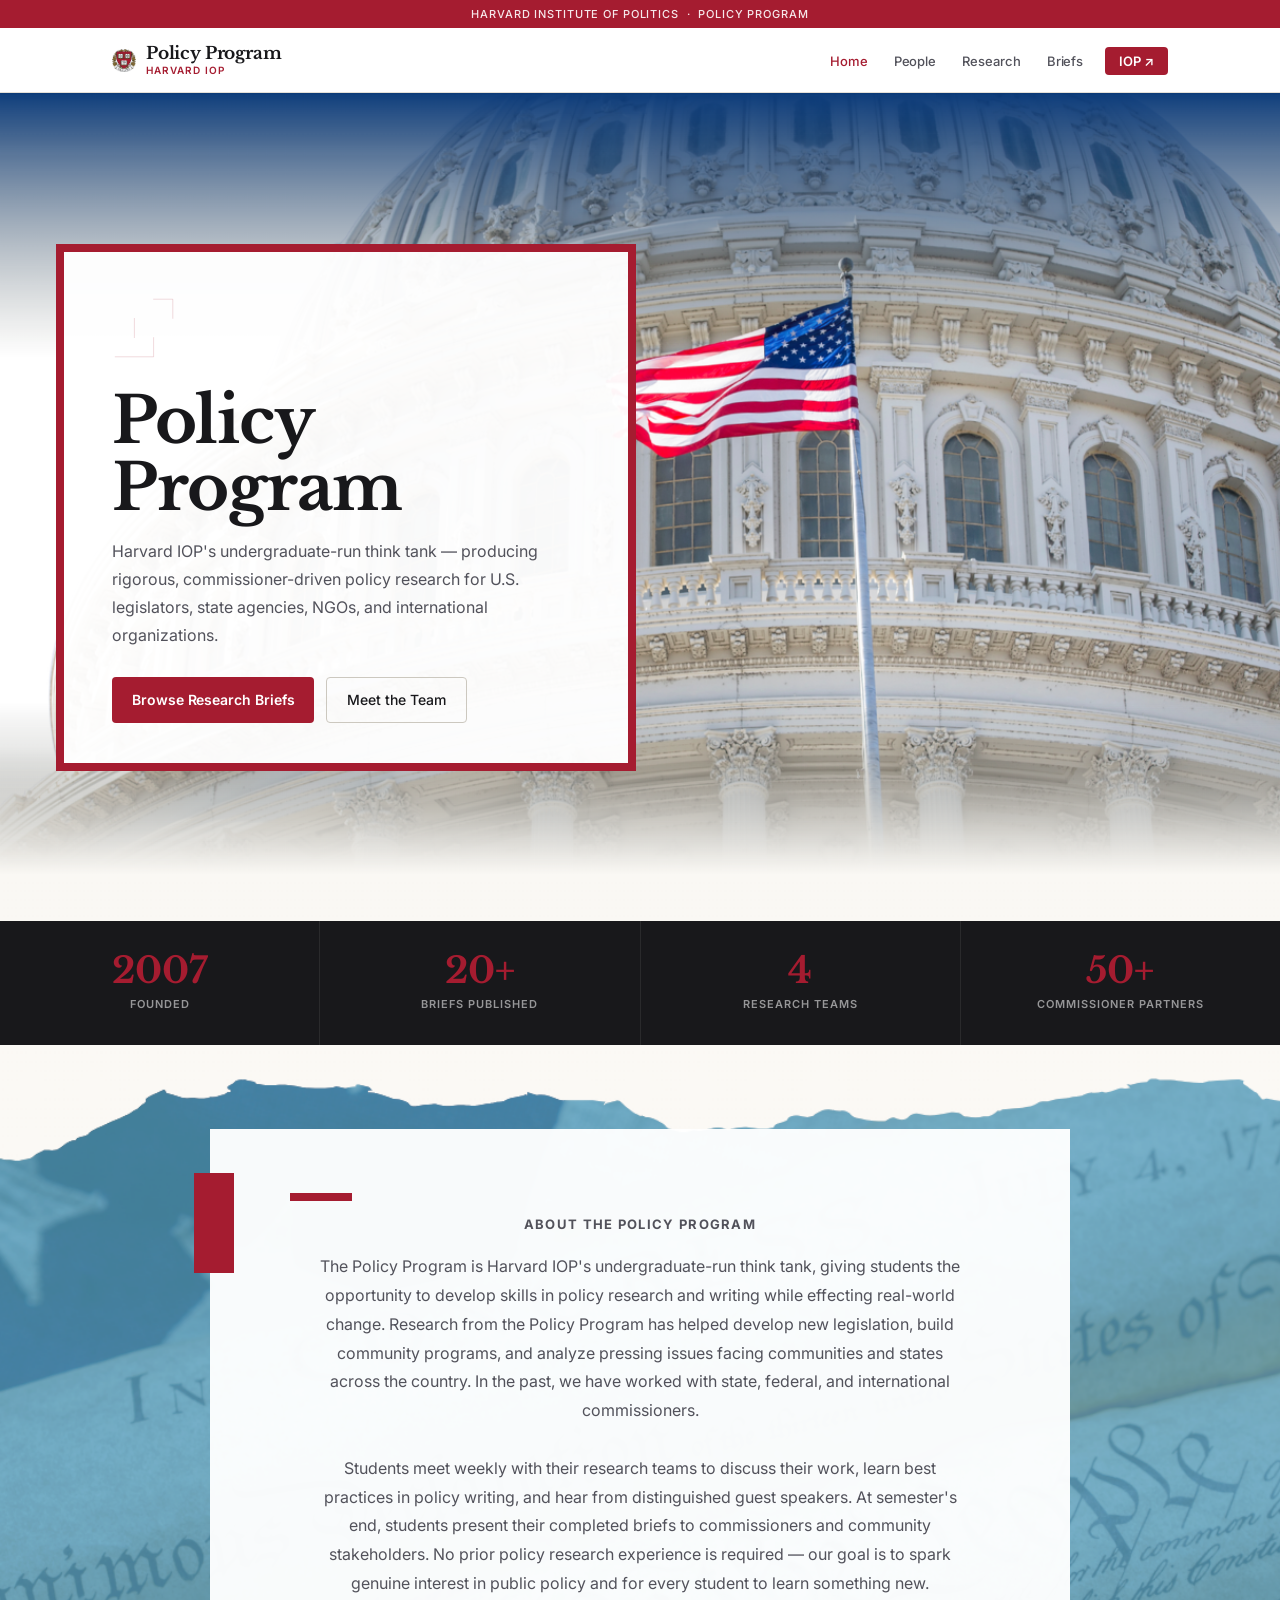
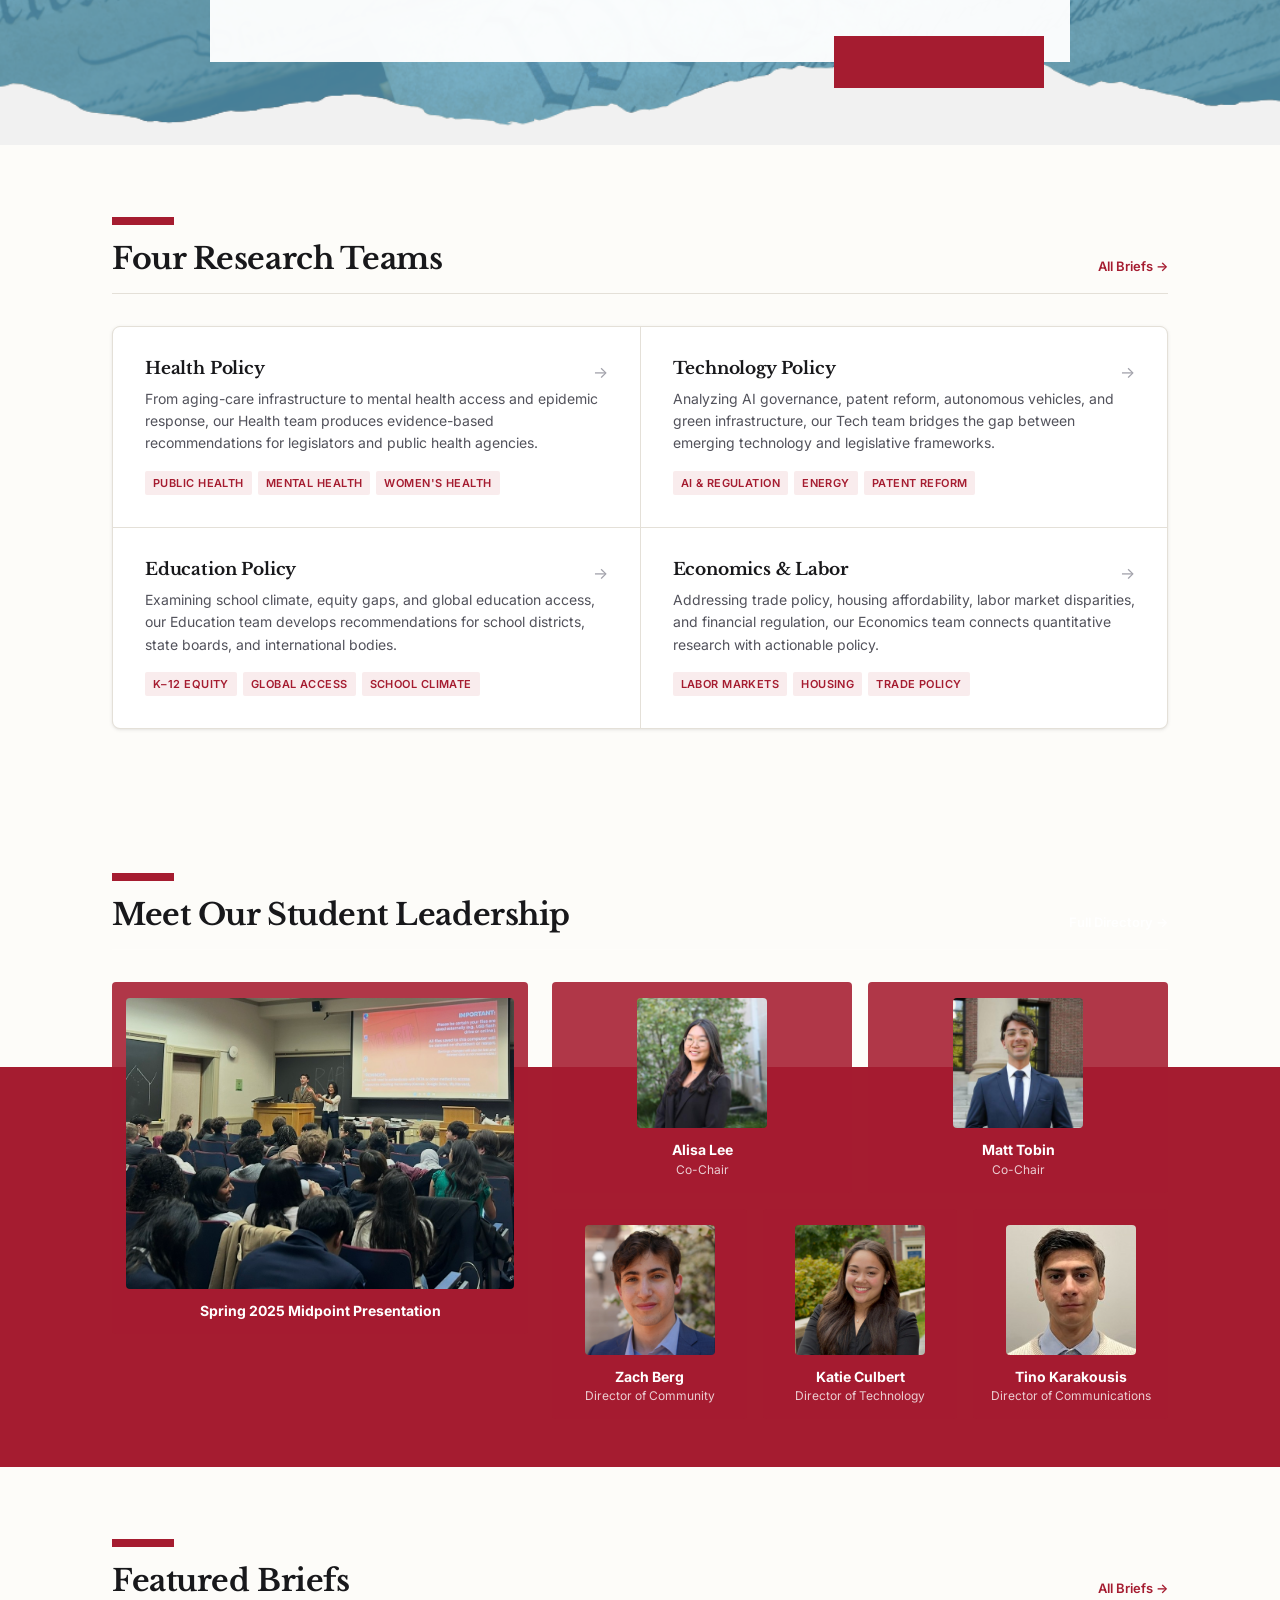
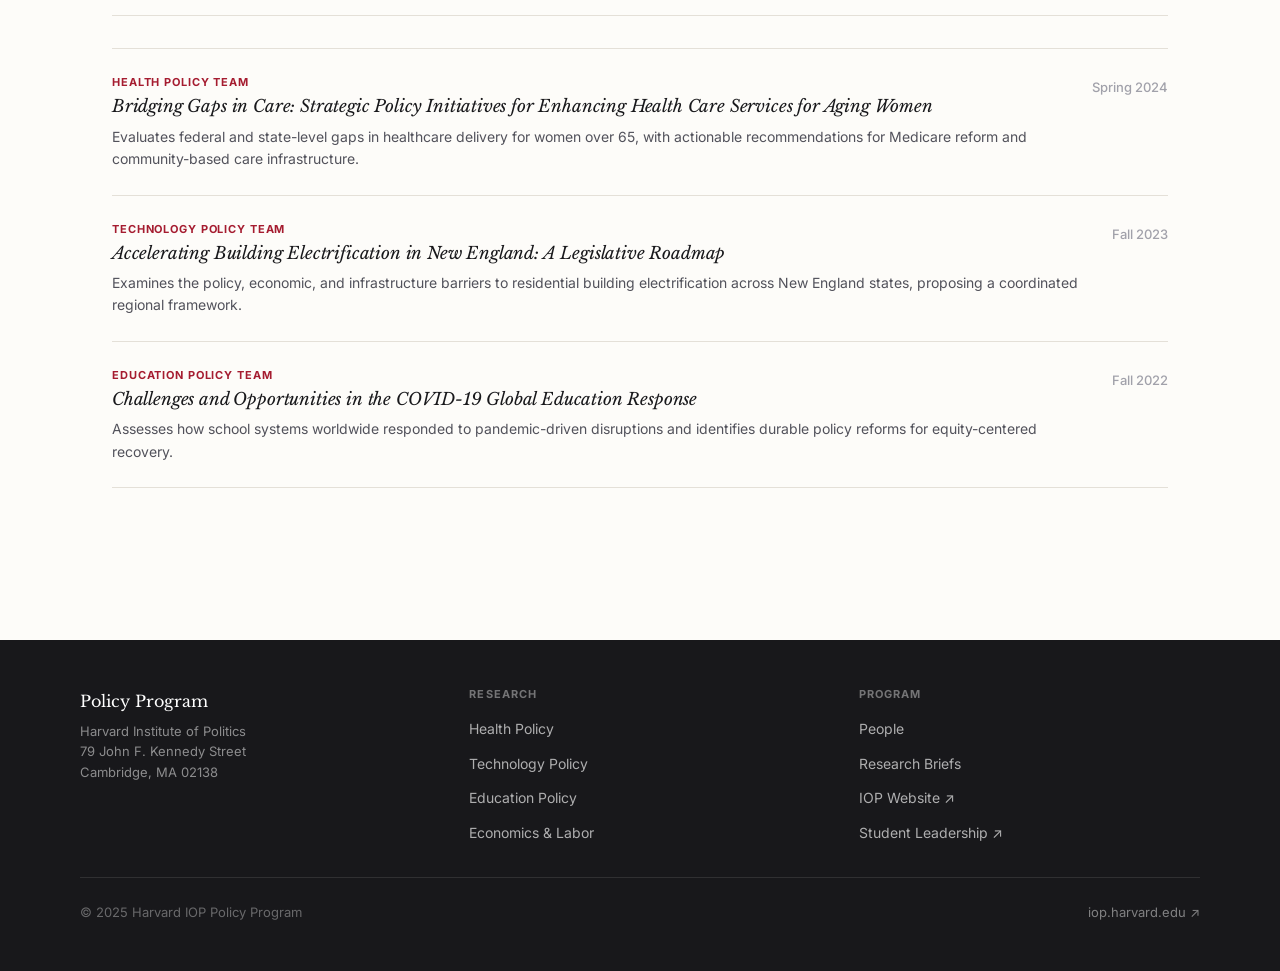
<file: index.html>
<!DOCTYPE html>
<html lang="en">
<head>
  <meta charset="UTF-8" />
  <meta name="viewport" content="width=device-width, initial-scale=1.0" />
  <title>Policy Program — Harvard Institute of Politics</title>
  <meta name="description" content="An undergraduate-run think tank at Harvard's Institute of Politics. Students produce rigorous policy research for federal legislators, NGOs, and state agencies." />
  <link rel="stylesheet" href="style.css" />
  <link rel="preconnect" href="https://fonts.googleapis.com" />
  <link rel="preconnect" href="https://fonts.gstatic.com" crossorigin />
</head>
<body>

<!-- ── Header ──────────────────────────────────────────── -->
<header class="site-header">
  <div class="top-bar">
    <a href="https://iop.harvard.edu/programs/policy-program" target="_blank" rel="noopener noreferrer">Harvard Institute of Politics</a>
    &nbsp;·&nbsp; Policy Program
  </div>
  <nav class="nav-inner">
    <a href="index.html" class="nav-brand">
      <img class="nav-shield" src="assets/harvard-shield.png" alt="Harvard shield" width="24" height="24" style="object-fit:contain;">
      <div class="nav-brand-text">
        <span class="nav-brand-name">Policy Program</span>
        <span class="nav-brand-sub">Harvard IOP</span>
      </div>
    </a>
    <ul class="nav-links">
      <li><a href="index.html" class="active">Home</a></li>
      <li><a href="people.html">People</a></li>
      <li><a href="teams/health.html" class="nav-hide-sm">Research</a></li>
      <li><a href="briefs/index.html">Briefs</a></li>
      <li><a href="https://iop.harvard.edu/programs/policy-program" target="_blank" rel="noopener noreferrer" class="nav-cta">IOP ↗</a></li>
    </ul>
  </nav>
</header>

<!-- ── Hero: full-viewport background photo ────────────── -->
<section class="hero-bg" style="background-image: url('assets/ioppolicy1.png');">
  <div class="hero-box">
    <div class="hero-maze-wrap">
      <svg class="hero-maze" width="64" height="64" viewBox="0 0 80 80" fill="none" xmlns="http://www.w3.org/2000/svg">
        <path d="M52,4 H76 V28 M28,28 V52 M4,76 H52 V52" stroke="#A51C30" stroke-width="1" opacity="0.2" stroke-linecap="round" stroke-linejoin="round"/>
        <path class="maze-path" d="M4,4 H52 V28 H4 V52 H76 V76" stroke="#A51C30" stroke-width="2.5" stroke-linecap="round" stroke-linejoin="round" stroke-dasharray="242" stroke-dashoffset="242"/>
      </svg>
    </div>
    <h1>Policy Program</h1>
    <p>Harvard IOP's undergraduate-run think tank — producing rigorous, commissioner-driven policy research for U.S. legislators, state agencies, NGOs, and international organizations.</p>
    <div class="hero-actions">
      <a href="briefs/index.html" class="btn-primary">Browse Research Briefs</a>
      <a href="people.html" class="btn-secondary">Meet the Team</a>
    </div>
  </div>
</section>

<!-- ── Stats strip ──────────────────────────────────────── -->
<div class="stats-strip">
  <div class="stat-block">
    <span class="stat-num-h">2007</span>
    <span class="stat-label-h">Founded</span>
  </div>
  <div class="stat-block">
    <span class="stat-num-h">20+</span>
    <span class="stat-label-h">Briefs Published</span>
  </div>
  <div class="stat-block">
    <span class="stat-num-h">4</span>
    <span class="stat-label-h">Research Teams</span>
  </div>
  <div class="stat-block">
    <span class="stat-num-h">50+</span>
    <span class="stat-label-h">Commissioner Partners</span>
  </div>
</div>

<!-- ── About: background photo section ─────────────────── -->
<section class="section-graphic" style="background-image: url('assets/ioppolicy2.png');">
  <div class="section-content">
    <div class="about-panel">
      <div class="accent-line"></div>
      <h3>About the Policy Program</h3>
      <p>
        The Policy Program is Harvard IOP's undergraduate-run think tank, giving students the opportunity
        to develop skills in policy research and writing while effecting real-world change. Research from
        the Policy Program has helped develop new legislation, build community programs, and analyze
        pressing issues facing communities and states across the country. In the past, we have worked
        with state, federal, and international commissioners.
        <br/><br/>
        Students meet weekly with their research teams to discuss their work, learn best practices in
        policy writing, and hear from distinguished guest speakers. At semester's end, students present
        their completed briefs to commissioners and community stakeholders. No prior policy research
        experience is required — our goal is to spark genuine interest in public policy and for every
        student to learn something new.
      </p>
    </div>
  </div>
</section>

<!-- ── Research Teams ───────────────────────────────────── -->
<section style="padding: 4.5rem 0;">
  <div class="page-wrap">
    <div class="section-header">
      <div>
        <div class="accent-line"></div>
        <h2>Four Research Teams</h2>
      </div>
      <a href="briefs/index.html" class="section-link">All Briefs →</a>
    </div>

    <div class="teams-grid">

      <a href="teams/health.html" class="team-card">
        <span class="team-card-arrow">→</span>
        <h3>Health Policy</h3>
        <p>From aging-care infrastructure to mental health access and epidemic response, our Health team produces evidence-based recommendations for legislators and public health agencies.</p>
        <div class="team-card-tags">
          <span class="tag">Public Health</span>
          <span class="tag">Mental Health</span>
          <span class="tag">Women's Health</span>
        </div>
      </a>

      <a href="teams/tech-policy.html" class="team-card">
        <span class="team-card-arrow">→</span>
        <h3>Technology Policy</h3>
        <p>Analyzing AI governance, patent reform, autonomous vehicles, and green infrastructure, our Tech team bridges the gap between emerging technology and legislative frameworks.</p>
        <div class="team-card-tags">
          <span class="tag">AI &amp; Regulation</span>
          <span class="tag">Energy</span>
          <span class="tag">Patent Reform</span>
        </div>
      </a>

      <a href="teams/education.html" class="team-card">
        <span class="team-card-arrow">→</span>
        <h3>Education Policy</h3>
        <p>Examining school climate, equity gaps, and global education access, our Education team develops recommendations for school districts, state boards, and international bodies.</p>
        <div class="team-card-tags">
          <span class="tag">K–12 Equity</span>
          <span class="tag">Global Access</span>
          <span class="tag">School Climate</span>
        </div>
      </a>

      <a href="teams/economics.html" class="team-card">
        <span class="team-card-arrow">→</span>
        <h3>Economics &amp; Labor</h3>
        <p>Addressing trade policy, housing affordability, labor market disparities, and financial regulation, our Economics team connects quantitative research with actionable policy.</p>
        <div class="team-card-tags">
          <span class="tag">Labor Markets</span>
          <span class="tag">Housing</span>
          <span class="tag">Trade Policy</span>
        </div>
      </a>

    </div>
  </div>
</section>

<!-- ── Leadership: photo grid ───────────────────────────── -->
<section class="leaders-section">
  <div class="page-wrap">
    <div class="leaders-header-row">
      <div>
        <div class="accent-line"></div>
        <h2>Meet Our Student Leadership</h2>
      </div>
      <a href="people.html" class="section-link" style="color:white; margin-top:auto;">Full Directory →</a>
    </div>

    <div class="leaders-grid">

      <!-- Left: group photo -->
      <div class="leader-photo-card large">
        <img src="assets/grouppolicy.jpg" alt="Policy Program Leadership — Midpoint Presentation" />
        <p>Spring 2025 Midpoint Presentation</p>
      </div>

      <!-- Right: individual headshots -->
      <div class="leaders-right">

        <!-- Co-Chairs row -->
        <div class="leaders-top">
          <div class="leader-photo-card">
            <img src="assets/AlisaLee.jpg" alt="Alisa Lee" />
            <p>Alisa Lee<br/><span>Co-Chair</span></p>
          </div>
          <div class="leader-photo-card">
            <img src="assets/MatthewTobin.jpg" alt="Matthew Tobin" />
            <p>Matt Tobin<br/><span>Co-Chair</span></p>
          </div>
        </div>

        <!-- Directors row -->
        <div class="leaders-bottom">
          <div class="leader-photo-card">
            <img src="assets/ZachBerg.png" alt="Zach Berg" />
            <p>Zach Berg<br/><span>Director of Community</span></p>
          </div>
          <div class="leader-photo-card">
            <img src="assets/KatieCulbert.jpg" alt="Katie Culbert" />
            <p>Katie Culbert<br/><span>Director of Technology</span></p>
          </div>
          <div class="leader-photo-card">
            <img src="assets/TinoKarakousis.jpg" alt="Tino Karakousis" />
            <p>Tino Karakousis<br/><span>Director of Communications</span></p>
          </div>
        </div>

      </div>
    </div>
  </div>
</section>

<!-- ── Featured Briefs ────────────────────────────────────── -->
<section style="padding: 4.5rem 0;">
  <div class="page-wrap">
    <div class="section-header">
      <div>
        <div class="accent-line"></div>
        <h2>Featured Briefs</h2>
      </div>
      <a href="briefs/index.html" class="section-link">All Briefs →</a>
    </div>

    <div class="brief-list">

      <a href="briefs/aging-womens-healthcare.html" class="brief-item">
        <div>
          <div class="brief-item-team text-crimson">Health Policy Team</div>
          <h3>Bridging Gaps in Care: Strategic Policy Initiatives for Enhancing Health Care Services for Aging Women</h3>
          <p>Evaluates federal and state-level gaps in healthcare delivery for women over 65, with actionable recommendations for Medicare reform and community-based care infrastructure.</p>
        </div>
        <div class="brief-item-meta">
          <div class="brief-item-date">Spring 2024</div>
        </div>
      </a>

      <a href="briefs/building-electrification.html" class="brief-item">
        <div>
          <div class="brief-item-team text-crimson">Technology Policy Team</div>
          <h3>Accelerating Building Electrification in New England: A Legislative Roadmap</h3>
          <p>Examines the policy, economic, and infrastructure barriers to residential building electrification across New England states, proposing a coordinated regional framework.</p>
        </div>
        <div class="brief-item-meta">
          <div class="brief-item-date">Fall 2023</div>
        </div>
      </a>

      <a href="briefs/covid-education.html" class="brief-item">
        <div>
          <div class="brief-item-team text-crimson">Education Policy Team</div>
          <h3>Challenges and Opportunities in the COVID-19 Global Education Response</h3>
          <p>Assesses how school systems worldwide responded to pandemic-driven disruptions and identifies durable policy reforms for equity-centered recovery.</p>
        </div>
        <div class="brief-item-meta">
          <div class="brief-item-date">Fall 2022</div>
        </div>
      </a>

    </div>
  </div>
</section>

<!-- ── Footer ──────────────────────────────────────────── -->
<footer class="site-footer">
  <div class="footer-inner">
    <div class="footer-brand">
      <div class="footer-name">Policy Program</div>
      <p>Harvard Institute of Politics<br/>79 John F. Kennedy Street<br/>Cambridge, MA 02138</p>
    </div>
    <div class="footer-col">
      <h5>Research</h5>
      <ul>
        <li><a href="teams/health.html">Health Policy</a></li>
        <li><a href="teams/tech-policy.html">Technology Policy</a></li>
        <li><a href="teams/education.html">Education Policy</a></li>
        <li><a href="teams/economics.html">Economics &amp; Labor</a></li>
      </ul>
    </div>
    <div class="footer-col">
      <h5>Program</h5>
      <ul>
        <li><a href="people.html">People</a></li>
        <li><a href="briefs/index.html">Research Briefs</a></li>
        <li><a href="https://iop.harvard.edu/programs/policy-program" target="_blank" rel="noopener noreferrer">IOP Website ↗</a></li>
        <li><a href="https://iop.harvard.edu/about/student-leadership" target="_blank" rel="noopener noreferrer">Student Leadership ↗</a></li>
      </ul>
    </div>
  </div>
  <div class="footer-bottom">
    <span>© 2025 Harvard IOP Policy Program</span>
    <a href="https://iop.harvard.edu" target="_blank" rel="noopener noreferrer">iop.harvard.edu ↗</a>
  </div>
</footer>

</body>
</html>
</file>
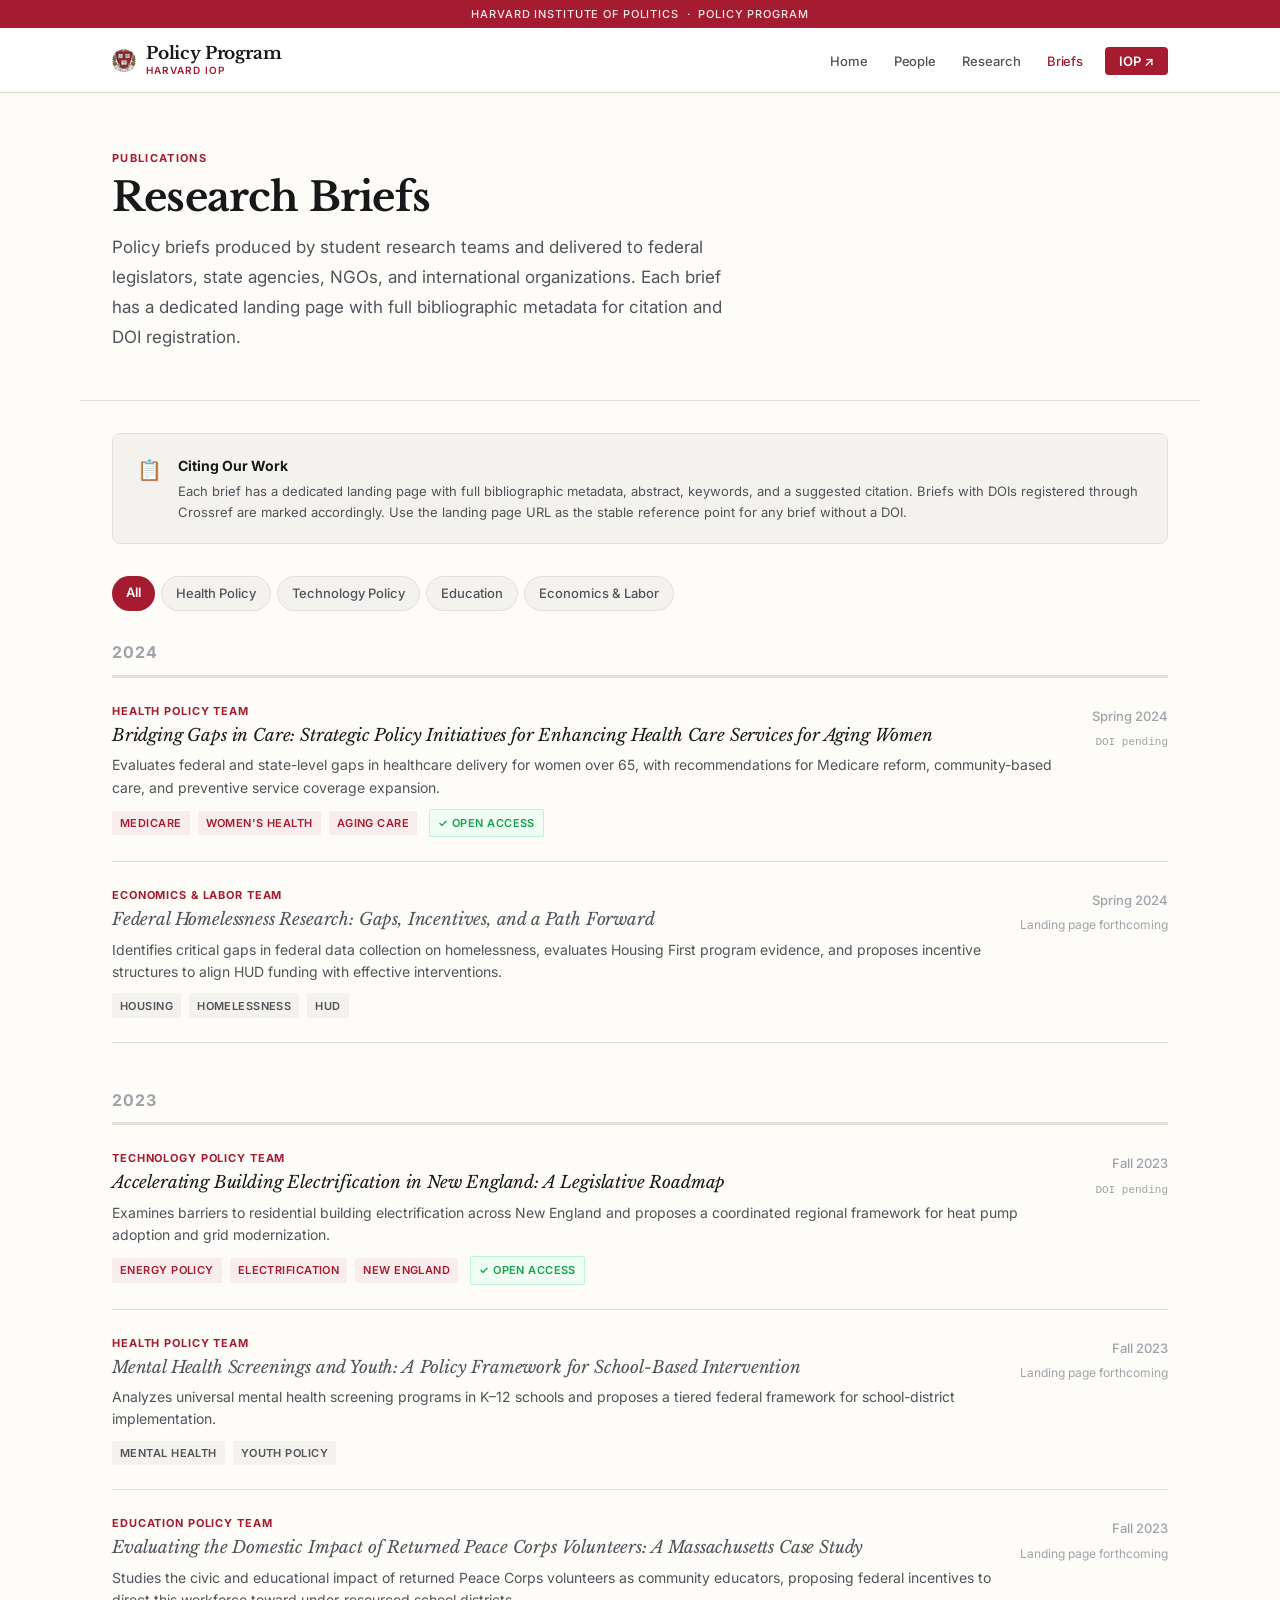
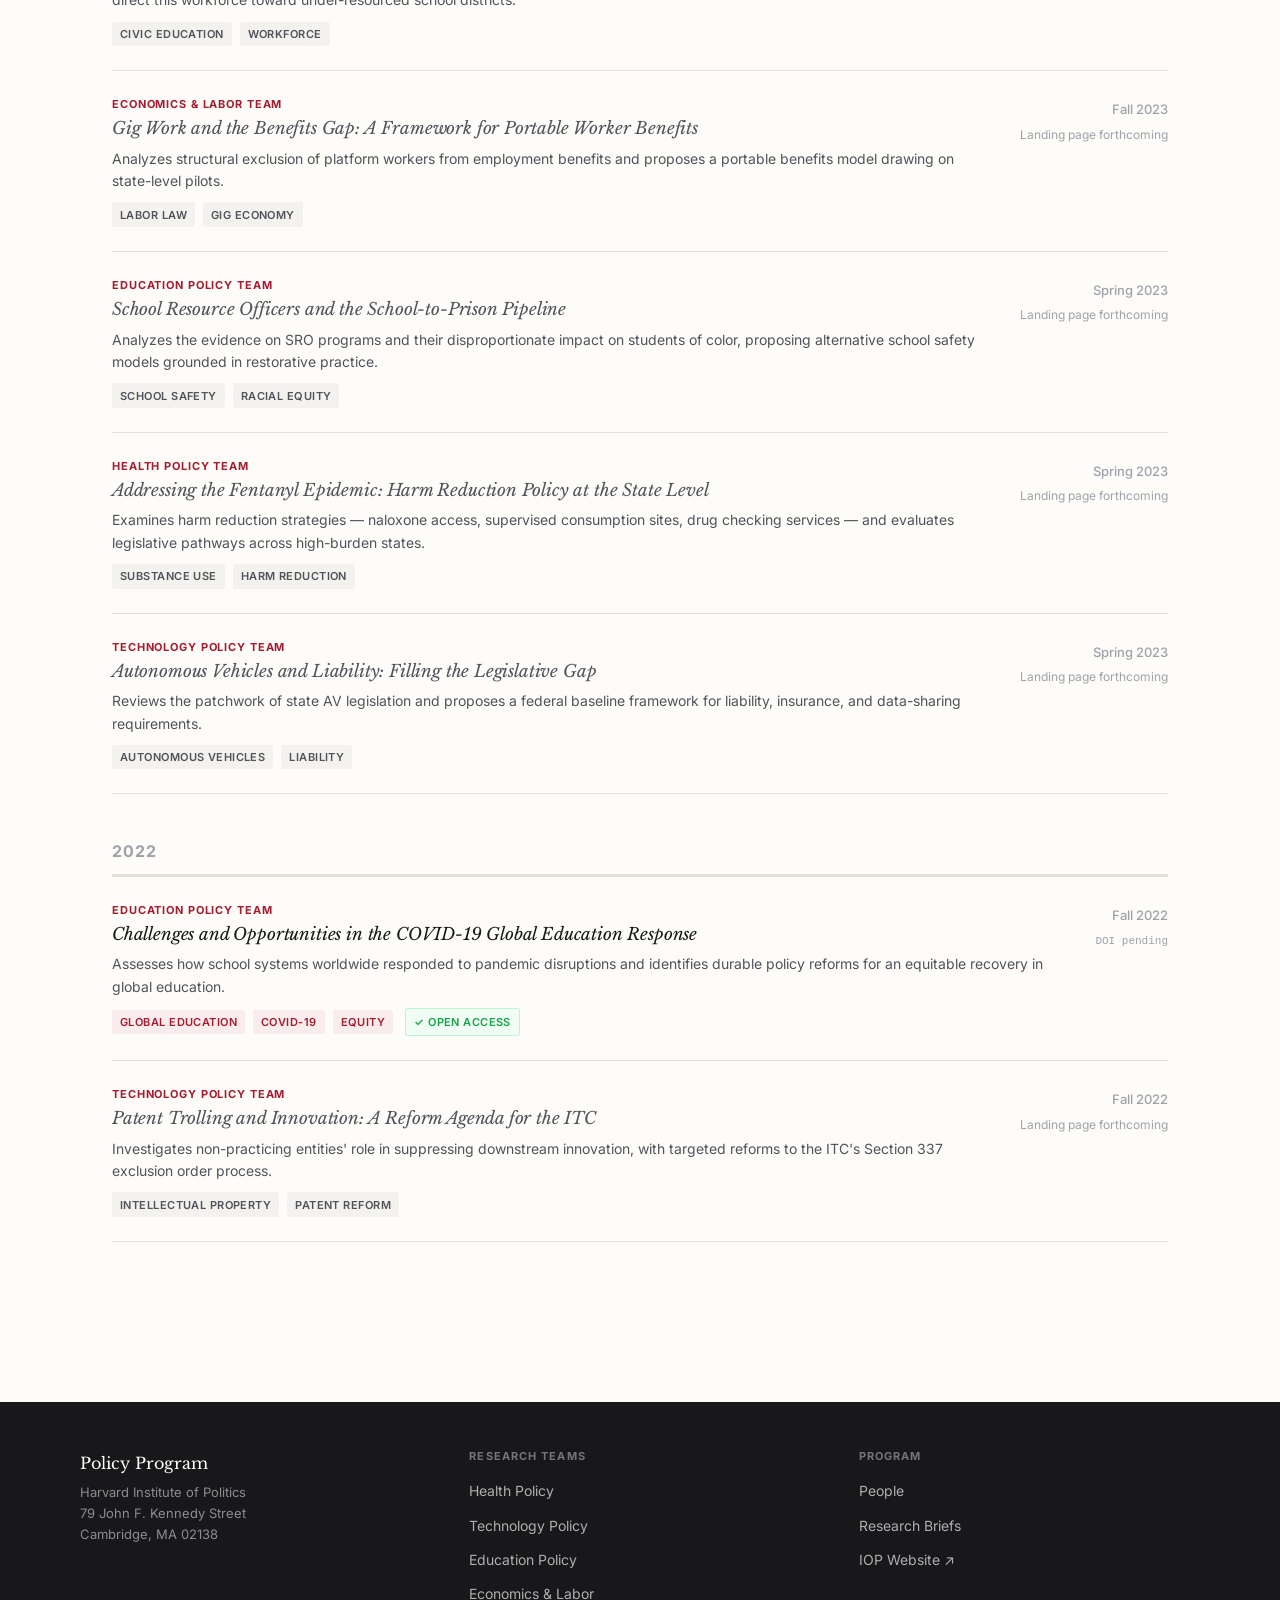
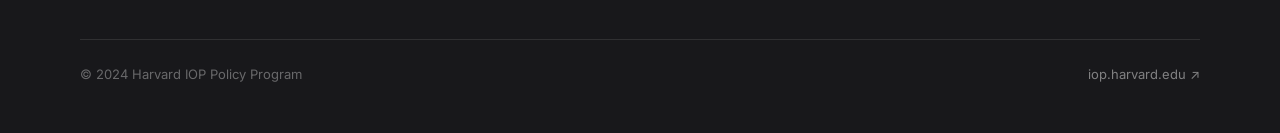
<file: briefs/index.html>
<!DOCTYPE html>
<html lang="en">
<head>
  <meta charset="UTF-8" />
  <meta name="viewport" content="width=device-width, initial-scale=1.0" />
  <title>Research Briefs — IOP Policy Program</title>
  <meta name="description" content="All research briefs published by the Harvard IOP Policy Program, spanning health, technology, education, and economics policy." />
  <link rel="stylesheet" href="../style.css" />
  <link rel="preconnect" href="https://fonts.googleapis.com" />
  <link rel="preconnect" href="https://fonts.gstatic.com" crossorigin />
</head>
<body>

<header class="site-header">
  <div class="top-bar">
    <a href="https://iop.harvard.edu/programs/policy-program" target="_blank" rel="noopener noreferrer">Harvard Institute of Politics</a>
    &nbsp;·&nbsp; Policy Program
  </div>
  <nav class="nav-inner">
    <a href="../index.html" class="nav-brand">
<img class="nav-shield" src="../assets/harvard-shield.png" alt="Harvard shield" width="24" height="24" style="object-fit:contain;">
      <div class="nav-brand-text">
        <span class="nav-brand-name">Policy Program</span>
        <span class="nav-brand-sub">Harvard IOP</span>
      </div>
    </a>
    <ul class="nav-links">
      <li><a href="../index.html">Home</a></li>
      <li><a href="../people.html">People</a></li>
      <li><a href="../teams/health.html" class="nav-hide-sm">Research</a></li>
      <li><a href="index.html" class="active">Briefs</a></li>
      <li><a href="https://iop.harvard.edu/programs/policy-program" target="_blank" rel="noopener noreferrer" class="nav-cta">IOP ↗</a></li>
    </ul>
  </nav>
</header>

<div class="page-header page-wrap">
  <div class="section-kicker">Publications</div>
  <h1>Research Briefs</h1>
  <p>Policy briefs produced by student research teams and delivered to federal legislators, state agencies, NGOs, and international organizations. Each brief has a dedicated landing page with full bibliographic metadata for citation and DOI registration.</p>
</div>

<div class="page-wrap" style="padding-bottom: 5rem;">

  <!-- DOI notice -->
  <div style="background: var(--bg-2); border: 1px solid var(--border); border-radius: var(--r-lg); padding: 1.25rem 1.5rem; margin: 2rem 0; display:flex; gap:1rem; align-items:flex-start;">
    <span style="font-size:1.25rem; flex-shrink:0;">📋</span>
    <div>
      <strong style="display:block; font-size:0.875rem; color:var(--text); margin-bottom:0.25rem;">Citing Our Work</strong>
      <p style="font-size:0.8125rem; margin:0; line-height:1.6;">Each brief has a dedicated landing page with full bibliographic metadata, abstract, keywords, and a suggested citation. Briefs with DOIs registered through Crossref are marked accordingly. Use the landing page URL as the stable reference point for any brief without a DOI.</p>
    </div>
  </div>

  <!-- Filter tabs -->
  <div style="display:flex; gap:0.375rem; flex-wrap:wrap; margin-bottom:2rem;">
    <span style="font-size:0.8125rem; font-weight:600; color:white; background:var(--crimson); padding:0.375rem 0.875rem; border-radius:2rem;">All</span>
    <a href="../teams/health.html" style="font-size:0.8125rem; font-weight:500; color:var(--text-2); background:var(--bg-2); border:1px solid var(--border); padding:0.375rem 0.875rem; border-radius:2rem; text-decoration:none;">Health Policy</a>
    <a href="../teams/tech-policy.html" style="font-size:0.8125rem; font-weight:500; color:var(--text-2); background:var(--bg-2); border:1px solid var(--border); padding:0.375rem 0.875rem; border-radius:2rem; text-decoration:none;">Technology Policy</a>
    <a href="../teams/education.html" style="font-size:0.8125rem; font-weight:500; color:var(--text-2); background:var(--bg-2); border:1px solid var(--border); padding:0.375rem 0.875rem; border-radius:2rem; text-decoration:none;">Education</a>
    <a href="../teams/economics.html" style="font-size:0.8125rem; font-weight:500; color:var(--text-2); background:var(--bg-2); border:1px solid var(--border); padding:0.375rem 0.875rem; border-radius:2rem; text-decoration:none;">Economics &amp; Labor</a>
  </div>

  <!-- 2024 -->
  <h2 style="font-size:1rem; font-weight:700; font-family:'Inter',sans-serif; letter-spacing:0.06em; text-transform:uppercase; color:var(--text-3); margin-bottom:0; padding-bottom:0.75rem; border-bottom:2px solid var(--border);">2024</h2>

  <div class="brief-list">

    <a href="aging-womens-healthcare.html" class="brief-item">
      <div>
        <div class="brief-item-team text-crimson">Health Policy Team</div>
        <h3>Bridging Gaps in Care: Strategic Policy Initiatives for Enhancing Health Care Services for Aging Women</h3>
        <p>Evaluates federal and state-level gaps in healthcare delivery for women over 65, with recommendations for Medicare reform, community-based care, and preventive service coverage expansion.</p>
        <div style="margin-top:0.625rem; display:flex; gap:0.5rem; flex-wrap:wrap; align-items:center;">
          <span class="tag">Medicare</span><span class="tag">Women's Health</span><span class="tag">Aging Care</span>
          <span class="open-access-badge" style="margin-left:0.25rem;">✓ Open Access</span>
        </div>
      </div>
      <div class="brief-item-meta">
        <div class="brief-item-date">Spring 2024</div>
        <div style="font-size:0.6875rem; color:var(--text-3); margin-top:0.375rem; font-family:'Courier New',monospace;">DOI pending</div>
      </div>
    </a>

    <div class="brief-item" style="cursor:default;">
      <div>
        <div class="brief-item-team text-crimson">Economics &amp; Labor Team</div>
        <h3 style="color:var(--text-2); font-style:italic;">Federal Homelessness Research: Gaps, Incentives, and a Path Forward</h3>
        <p>Identifies critical gaps in federal data collection on homelessness, evaluates Housing First program evidence, and proposes incentive structures to align HUD funding with effective interventions.</p>
        <div style="margin-top:0.625rem; display:flex; gap:0.5rem; flex-wrap:wrap;">
          <span class="tag tag-neutral">Housing</span><span class="tag tag-neutral">Homelessness</span><span class="tag tag-neutral">HUD</span>
        </div>
      </div>
      <div class="brief-item-meta">
        <div class="brief-item-date">Spring 2024</div>
        <div style="font-size:0.75rem; color:var(--text-3); margin-top:0.25rem;">Landing page forthcoming</div>
      </div>
    </div>

  </div>

  <!-- 2023 -->
  <h2 style="font-size:1rem; font-weight:700; font-family:'Inter',sans-serif; letter-spacing:0.06em; text-transform:uppercase; color:var(--text-3); margin-top:3rem; margin-bottom:0; padding-bottom:0.75rem; border-bottom:2px solid var(--border);">2023</h2>

  <div class="brief-list">

    <a href="building-electrification.html" class="brief-item">
      <div>
        <div class="brief-item-team text-crimson">Technology Policy Team</div>
        <h3>Accelerating Building Electrification in New England: A Legislative Roadmap</h3>
        <p>Examines barriers to residential building electrification across New England and proposes a coordinated regional framework for heat pump adoption and grid modernization.</p>
        <div style="margin-top:0.625rem; display:flex; gap:0.5rem; flex-wrap:wrap; align-items:center;">
          <span class="tag">Energy Policy</span><span class="tag">Electrification</span><span class="tag">New England</span>
          <span class="open-access-badge" style="margin-left:0.25rem;">✓ Open Access</span>
        </div>
      </div>
      <div class="brief-item-meta">
        <div class="brief-item-date">Fall 2023</div>
        <div style="font-size:0.6875rem; color:var(--text-3); margin-top:0.375rem; font-family:'Courier New',monospace;">DOI pending</div>
      </div>
    </a>

    <div class="brief-item" style="cursor:default;">
      <div>
        <div class="brief-item-team text-crimson">Health Policy Team</div>
        <h3 style="color:var(--text-2); font-style:italic;">Mental Health Screenings and Youth: A Policy Framework for School-Based Intervention</h3>
        <p>Analyzes universal mental health screening programs in K–12 schools and proposes a tiered federal framework for school-district implementation.</p>
        <div style="margin-top:0.625rem; display:flex; gap:0.5rem; flex-wrap:wrap;">
          <span class="tag tag-neutral">Mental Health</span><span class="tag tag-neutral">Youth Policy</span>
        </div>
      </div>
      <div class="brief-item-meta">
        <div class="brief-item-date">Fall 2023</div>
        <div style="font-size:0.75rem; color:var(--text-3); margin-top:0.25rem;">Landing page forthcoming</div>
      </div>
    </div>

    <div class="brief-item" style="cursor:default;">
      <div>
        <div class="brief-item-team text-crimson">Education Policy Team</div>
        <h3 style="color:var(--text-2); font-style:italic;">Evaluating the Domestic Impact of Returned Peace Corps Volunteers: A Massachusetts Case Study</h3>
        <p>Studies the civic and educational impact of returned Peace Corps volunteers as community educators, proposing federal incentives to direct this workforce toward under-resourced school districts.</p>
        <div style="margin-top:0.625rem; display:flex; gap:0.5rem; flex-wrap:wrap;">
          <span class="tag tag-neutral">Civic Education</span><span class="tag tag-neutral">Workforce</span>
        </div>
      </div>
      <div class="brief-item-meta">
        <div class="brief-item-date">Fall 2023</div>
        <div style="font-size:0.75rem; color:var(--text-3); margin-top:0.25rem;">Landing page forthcoming</div>
      </div>
    </div>

    <div class="brief-item" style="cursor:default;">
      <div>
        <div class="brief-item-team text-crimson">Economics &amp; Labor Team</div>
        <h3 style="color:var(--text-2); font-style:italic;">Gig Work and the Benefits Gap: A Framework for Portable Worker Benefits</h3>
        <p>Analyzes structural exclusion of platform workers from employment benefits and proposes a portable benefits model drawing on state-level pilots.</p>
        <div style="margin-top:0.625rem; display:flex; gap:0.5rem; flex-wrap:wrap;">
          <span class="tag tag-neutral">Labor Law</span><span class="tag tag-neutral">Gig Economy</span>
        </div>
      </div>
      <div class="brief-item-meta">
        <div class="brief-item-date">Fall 2023</div>
        <div style="font-size:0.75rem; color:var(--text-3); margin-top:0.25rem;">Landing page forthcoming</div>
      </div>
    </div>

    <div class="brief-item" style="cursor:default;">
      <div>
        <div class="brief-item-team text-crimson">Education Policy Team</div>
        <h3 style="color:var(--text-2); font-style:italic;">School Resource Officers and the School-to-Prison Pipeline</h3>
        <p>Analyzes the evidence on SRO programs and their disproportionate impact on students of color, proposing alternative school safety models grounded in restorative practice.</p>
        <div style="margin-top:0.625rem; display:flex; gap:0.5rem; flex-wrap:wrap;">
          <span class="tag tag-neutral">School Safety</span><span class="tag tag-neutral">Racial Equity</span>
        </div>
      </div>
      <div class="brief-item-meta">
        <div class="brief-item-date">Spring 2023</div>
        <div style="font-size:0.75rem; color:var(--text-3); margin-top:0.25rem;">Landing page forthcoming</div>
      </div>
    </div>

    <div class="brief-item" style="cursor:default;">
      <div>
        <div class="brief-item-team text-crimson">Health Policy Team</div>
        <h3 style="color:var(--text-2); font-style:italic;">Addressing the Fentanyl Epidemic: Harm Reduction Policy at the State Level</h3>
        <p>Examines harm reduction strategies — naloxone access, supervised consumption sites, drug checking services — and evaluates legislative pathways across high-burden states.</p>
        <div style="margin-top:0.625rem; display:flex; gap:0.5rem; flex-wrap:wrap;">
          <span class="tag tag-neutral">Substance Use</span><span class="tag tag-neutral">Harm Reduction</span>
        </div>
      </div>
      <div class="brief-item-meta">
        <div class="brief-item-date">Spring 2023</div>
        <div style="font-size:0.75rem; color:var(--text-3); margin-top:0.25rem;">Landing page forthcoming</div>
      </div>
    </div>

    <div class="brief-item" style="cursor:default;">
      <div>
        <div class="brief-item-team text-crimson">Technology Policy Team</div>
        <h3 style="color:var(--text-2); font-style:italic;">Autonomous Vehicles and Liability: Filling the Legislative Gap</h3>
        <p>Reviews the patchwork of state AV legislation and proposes a federal baseline framework for liability, insurance, and data-sharing requirements.</p>
        <div style="margin-top:0.625rem; display:flex; gap:0.5rem; flex-wrap:wrap;">
          <span class="tag tag-neutral">Autonomous Vehicles</span><span class="tag tag-neutral">Liability</span>
        </div>
      </div>
      <div class="brief-item-meta">
        <div class="brief-item-date">Spring 2023</div>
        <div style="font-size:0.75rem; color:var(--text-3); margin-top:0.25rem;">Landing page forthcoming</div>
      </div>
    </div>

  </div>

  <!-- 2022 -->
  <h2 style="font-size:1rem; font-weight:700; font-family:'Inter',sans-serif; letter-spacing:0.06em; text-transform:uppercase; color:var(--text-3); margin-top:3rem; margin-bottom:0; padding-bottom:0.75rem; border-bottom:2px solid var(--border);">2022</h2>

  <div class="brief-list">

    <a href="covid-education.html" class="brief-item">
      <div>
        <div class="brief-item-team text-crimson">Education Policy Team</div>
        <h3>Challenges and Opportunities in the COVID-19 Global Education Response</h3>
        <p>Assesses how school systems worldwide responded to pandemic disruptions and identifies durable policy reforms for an equitable recovery in global education.</p>
        <div style="margin-top:0.625rem; display:flex; gap:0.5rem; flex-wrap:wrap; align-items:center;">
          <span class="tag">Global Education</span><span class="tag">COVID-19</span><span class="tag">Equity</span>
          <span class="open-access-badge" style="margin-left:0.25rem;">✓ Open Access</span>
        </div>
      </div>
      <div class="brief-item-meta">
        <div class="brief-item-date">Fall 2022</div>
        <div style="font-size:0.6875rem; color:var(--text-3); margin-top:0.375rem; font-family:'Courier New',monospace;">DOI pending</div>
      </div>
    </a>

    <div class="brief-item" style="cursor:default;">
      <div>
        <div class="brief-item-team text-crimson">Technology Policy Team</div>
        <h3 style="color:var(--text-2); font-style:italic;">Patent Trolling and Innovation: A Reform Agenda for the ITC</h3>
        <p>Investigates non-practicing entities' role in suppressing downstream innovation, with targeted reforms to the ITC's Section 337 exclusion order process.</p>
        <div style="margin-top:0.625rem; display:flex; gap:0.5rem; flex-wrap:wrap;">
          <span class="tag tag-neutral">Intellectual Property</span><span class="tag tag-neutral">Patent Reform</span>
        </div>
      </div>
      <div class="brief-item-meta">
        <div class="brief-item-date">Fall 2022</div>
        <div style="font-size:0.75rem; color:var(--text-3); margin-top:0.25rem;">Landing page forthcoming</div>
      </div>
    </div>

  </div>

</div>

<footer class="site-footer">
  <div class="footer-inner">
    <div class="footer-brand">
      <div class="footer-name">Policy Program</div>
      <p>Harvard Institute of Politics<br/>79 John F. Kennedy Street<br/>Cambridge, MA 02138</p>
    </div>
    <div class="footer-col">
      <h5>Research Teams</h5>
      <ul>
        <li><a href="../teams/health.html">Health Policy</a></li>
        <li><a href="../teams/tech-policy.html">Technology Policy</a></li>
        <li><a href="../teams/education.html">Education Policy</a></li>
        <li><a href="../teams/economics.html">Economics &amp; Labor</a></li>
      </ul>
    </div>
    <div class="footer-col">
      <h5>Program</h5>
      <ul>
        <li><a href="../people.html">People</a></li>
        <li><a href="index.html">Research Briefs</a></li>
        <li><a href="https://iop.harvard.edu/programs/policy-program" target="_blank" rel="noopener noreferrer">IOP Website ↗</a></li>
      </ul>
    </div>
  </div>
  <div class="footer-bottom">
    <span>© 2024 Harvard IOP Policy Program</span>
    <a href="https://iop.harvard.edu" target="_blank" rel="noopener noreferrer">iop.harvard.edu ↗</a>
  </div>
</footer>

</body>
</html>
</file>
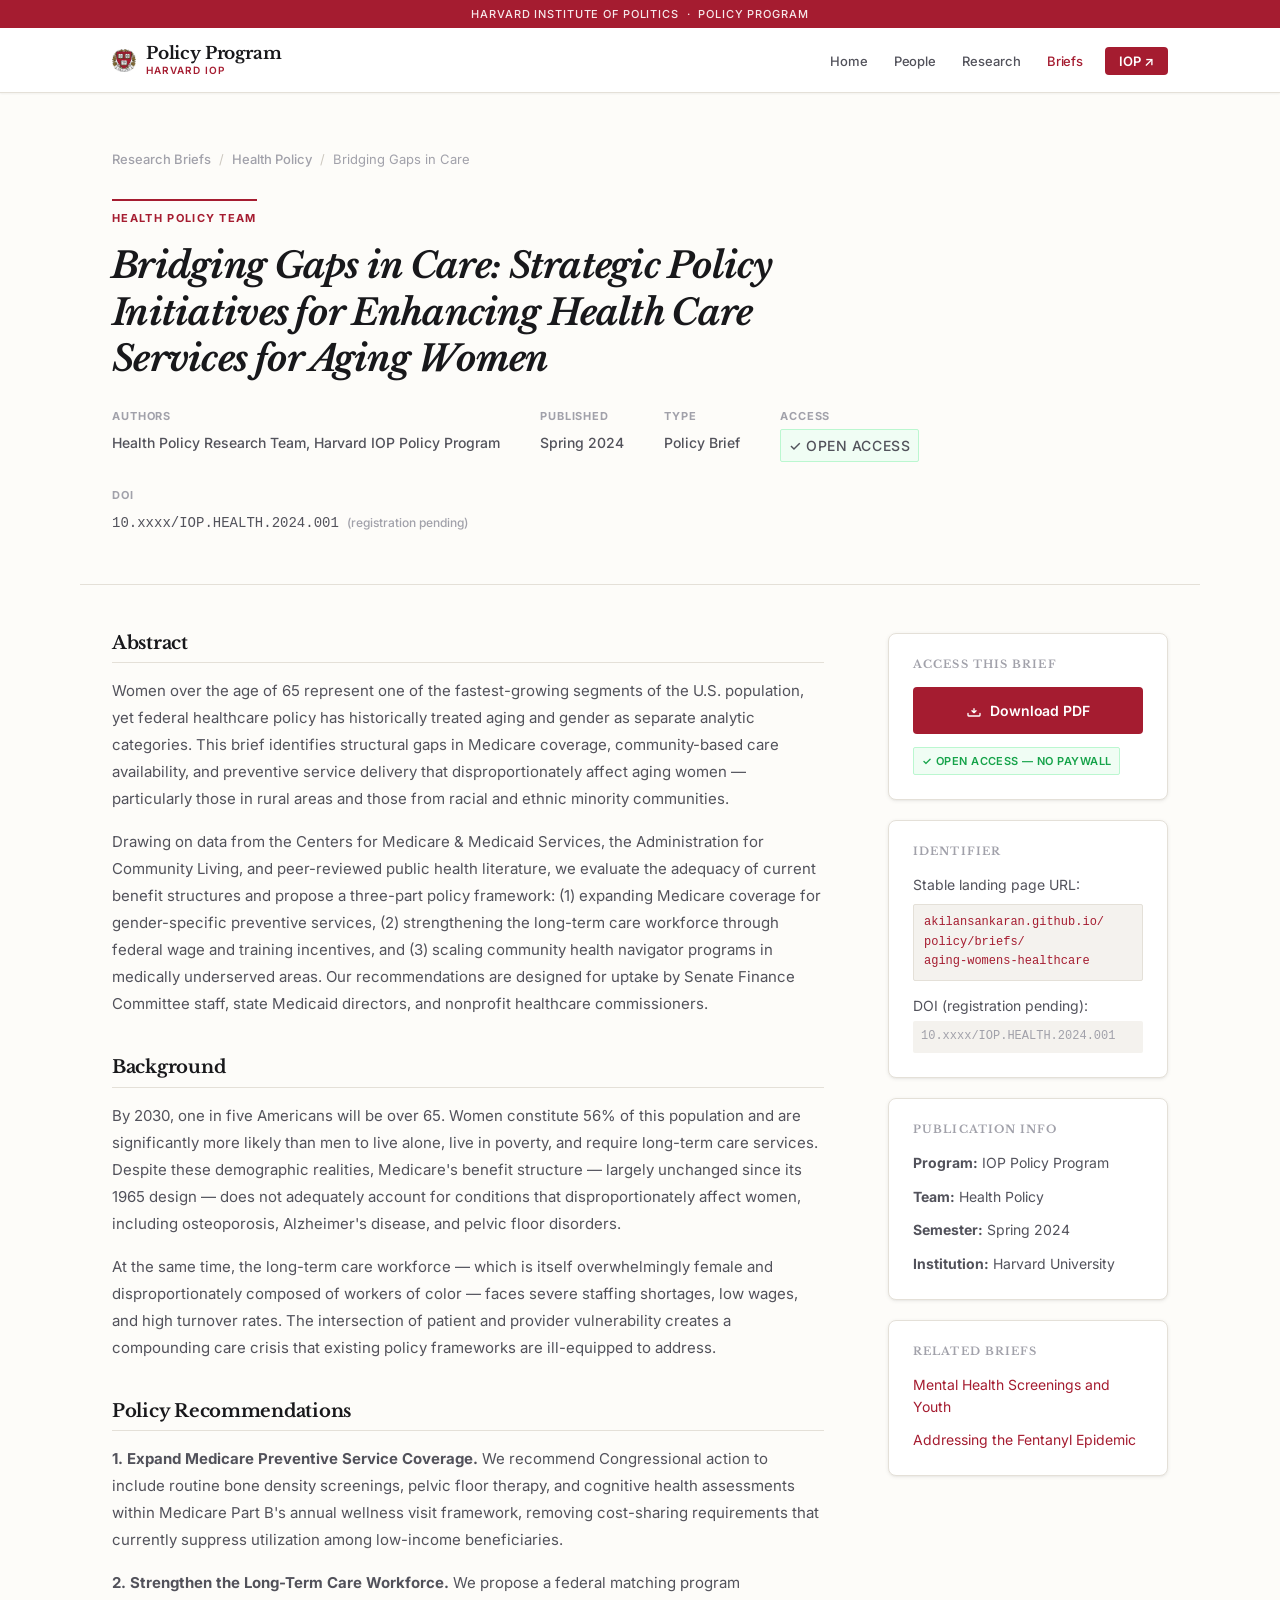
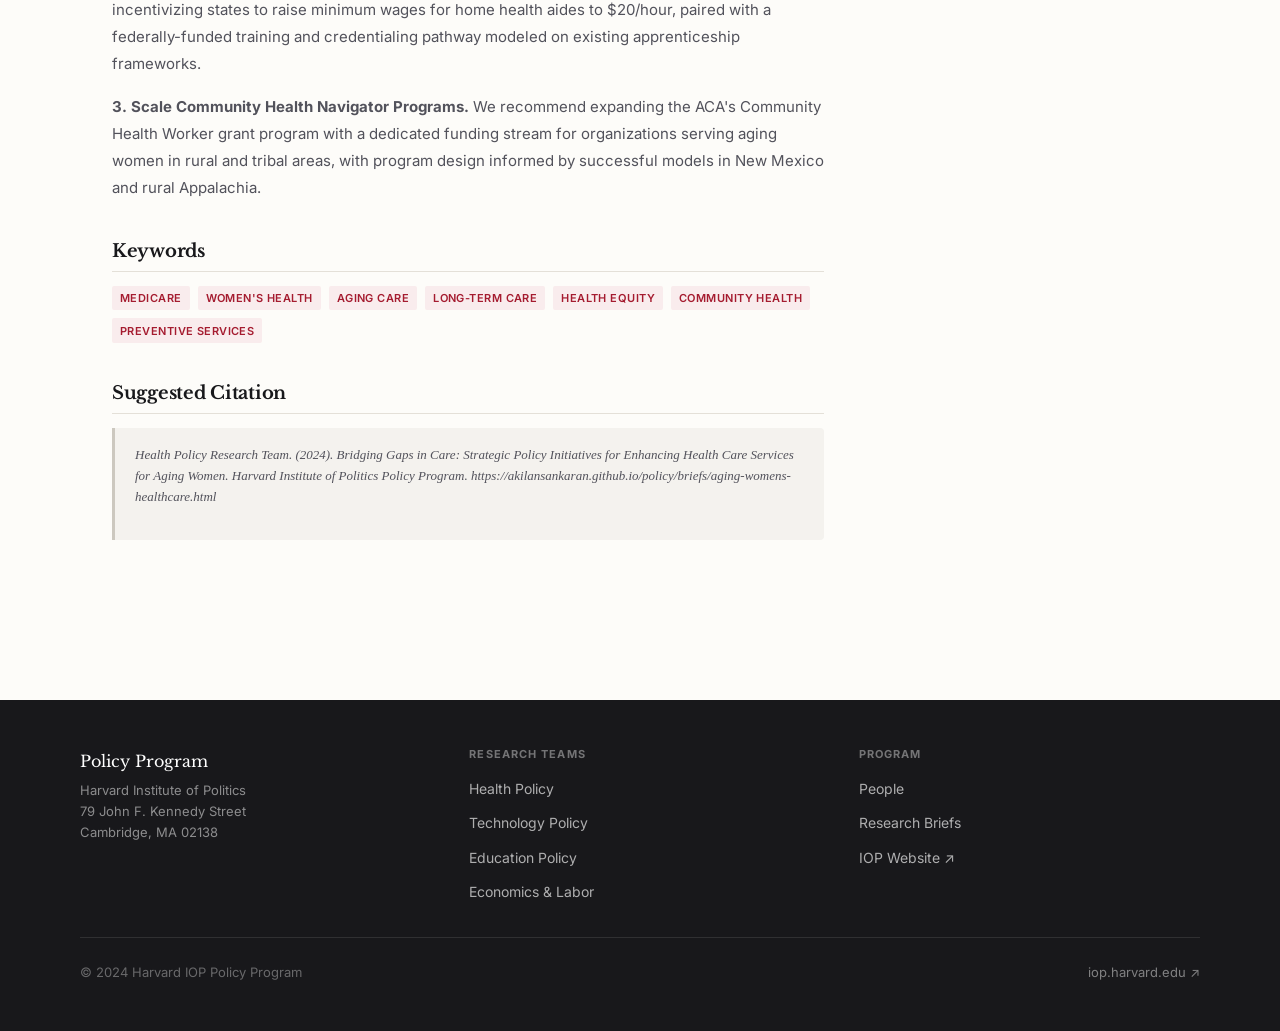
<file: briefs/aging-womens-healthcare.html>
<!DOCTYPE html>
<html lang="en">
<head>
  <meta charset="UTF-8" />
  <meta name="viewport" content="width=device-width, initial-scale=1.0" />
  <title>Bridging Gaps in Care — IOP Policy Program</title>
  <meta name="description" content="Strategic Policy Initiatives for Enhancing Health Care Services for Aging Women. Health Policy Team, Harvard IOP Policy Program, Spring 2024." />
  <!-- Dublin Core metadata for citation systems -->
  <meta name="DC.Title" content="Bridging Gaps in Care: Strategic Policy Initiatives for Enhancing Health Care Services for Aging Women" />
  <meta name="DC.Creator" content="Health Policy Team, Harvard IOP Policy Program" />
  <meta name="DC.Date" content="2024-05" />
  <meta name="DC.Publisher" content="Harvard Institute of Politics Policy Program" />
  <meta name="DC.Type" content="Policy Brief" />
  <meta name="DC.Rights" content="Open Access" />
  <link rel="stylesheet" href="../style.css" />
  <link rel="preconnect" href="https://fonts.googleapis.com" />
  <link rel="preconnect" href="https://fonts.gstatic.com" crossorigin />
</head>
<body>

<header class="site-header">
  <div class="top-bar">
    <a href="https://iop.harvard.edu/programs/policy-program" target="_blank" rel="noopener noreferrer">Harvard Institute of Politics</a>
    &nbsp;·&nbsp; Policy Program
  </div>
  <nav class="nav-inner">
    <a href="../index.html" class="nav-brand">
<img class="nav-shield" src="../assets/harvard-shield.png" alt="Harvard shield" width="24" height="24" style="object-fit:contain;">
      <div class="nav-brand-text">
        <span class="nav-brand-name">Policy Program</span>
        <span class="nav-brand-sub">Harvard IOP</span>
      </div>
    </a>
    <ul class="nav-links">
      <li><a href="../index.html">Home</a></li>
      <li><a href="../people.html">People</a></li>
      <li><a href="../teams/health.html" class="nav-hide-sm">Research</a></li>
      <li><a href="index.html" class="active">Briefs</a></li>
      <li><a href="https://iop.harvard.edu/programs/policy-program" target="_blank" rel="noopener noreferrer" class="nav-cta">IOP ↗</a></li>
    </ul>
  </nav>
</header>

<!-- Brief Header -->
<div class="brief-header">
  <div class="breadcrumb">
    <a href="index.html">Research Briefs</a>
    <span class="breadcrumb-sep">/</span>
    <a href="../teams/health.html">Health Policy</a>
    <span class="breadcrumb-sep">/</span>
    <span>Bridging Gaps in Care</span>
  </div>

  <span class="brief-header-team">Health Policy Team</span>

  <h1>Bridging Gaps in Care: Strategic Policy Initiatives for Enhancing Health Care Services for Aging Women</h1>

  <div class="brief-meta-row">
    <div class="brief-meta-item">
      <label>Authors</label>
      <span>Health Policy Research Team, Harvard IOP Policy Program</span>
    </div>
    <div class="brief-meta-item">
      <label>Published</label>
      <span>Spring 2024</span>
    </div>
    <div class="brief-meta-item">
      <label>Type</label>
      <span>Policy Brief</span>
    </div>
    <div class="brief-meta-item">
      <label>Access</label>
      <span class="open-access-badge">✓ Open Access</span>
    </div>
    <div class="brief-meta-item">
      <label>DOI</label>
      <span class="brief-doi">10.xxxx/IOP.HEALTH.2024.001 <span style="font-family:'Inter',sans-serif; font-size:0.75rem; color:var(--text-3);">(registration pending)</span></span>
    </div>
  </div>
</div>

<!-- Body -->
<div class="brief-body">

  <div class="brief-content">

    <h2>Abstract</h2>
    <p>
      Women over the age of 65 represent one of the fastest-growing segments of the U.S. population, yet federal healthcare policy has historically treated aging and gender as separate analytic categories. This brief identifies structural gaps in Medicare coverage, community-based care availability, and preventive service delivery that disproportionately affect aging women — particularly those in rural areas and those from racial and ethnic minority communities.
    </p>
    <p>
      Drawing on data from the Centers for Medicare &amp; Medicaid Services, the Administration for Community Living, and peer-reviewed public health literature, we evaluate the adequacy of current benefit structures and propose a three-part policy framework: (1) expanding Medicare coverage for gender-specific preventive services, (2) strengthening the long-term care workforce through federal wage and training incentives, and (3) scaling community health navigator programs in medically underserved areas. Our recommendations are designed for uptake by Senate Finance Committee staff, state Medicaid directors, and nonprofit healthcare commissioners.
    </p>

    <h2>Background</h2>
    <p>
      By 2030, one in five Americans will be over 65. Women constitute 56% of this population and are significantly more likely than men to live alone, live in poverty, and require long-term care services. Despite these demographic realities, Medicare's benefit structure — largely unchanged since its 1965 design — does not adequately account for conditions that disproportionately affect women, including osteoporosis, Alzheimer's disease, and pelvic floor disorders.
    </p>
    <p>
      At the same time, the long-term care workforce — which is itself overwhelmingly female and disproportionately composed of workers of color — faces severe staffing shortages, low wages, and high turnover rates. The intersection of patient and provider vulnerability creates a compounding care crisis that existing policy frameworks are ill-equipped to address.
    </p>

    <h2>Policy Recommendations</h2>
    <p><strong>1. Expand Medicare Preventive Service Coverage.</strong> We recommend Congressional action to include routine bone density screenings, pelvic floor therapy, and cognitive health assessments within Medicare Part B's annual wellness visit framework, removing cost-sharing requirements that currently suppress utilization among low-income beneficiaries.</p>
    <p><strong>2. Strengthen the Long-Term Care Workforce.</strong> We propose a federal matching program incentivizing states to raise minimum wages for home health aides to $20/hour, paired with a federally-funded training and credentialing pathway modeled on existing apprenticeship frameworks.</p>
    <p><strong>3. Scale Community Health Navigator Programs.</strong> We recommend expanding the ACA's Community Health Worker grant program with a dedicated funding stream for organizations serving aging women in rural and tribal areas, with program design informed by successful models in New Mexico and rural Appalachia.</p>

    <h2>Keywords</h2>
    <div class="keyword-list">
      <span class="tag">Medicare</span>
      <span class="tag">Women's Health</span>
      <span class="tag">Aging Care</span>
      <span class="tag">Long-Term Care</span>
      <span class="tag">Health Equity</span>
      <span class="tag">Community Health</span>
      <span class="tag">Preventive Services</span>
    </div>

    <h2>Suggested Citation</h2>
    <div class="citation-block">
      <p>Health Policy Research Team. (2024). <em>Bridging Gaps in Care: Strategic Policy Initiatives for Enhancing Health Care Services for Aging Women.</em> Harvard Institute of Politics Policy Program. https://akilansankaran.github.io/policy/briefs/aging-womens-healthcare.html</p>
    </div>

  </div>

  <!-- Sidebar -->
  <aside class="brief-sidebar">

    <div class="sidebar-card">
      <h4>Access This Brief</h4>
      <a href="#" class="download-btn">
        <svg width="16" height="16" fill="none" viewBox="0 0 24 24" stroke="currentColor" stroke-width="2"><path stroke-linecap="round" stroke-linejoin="round" d="M12 10v6m0 0l-3-3m3 3l3-3M3 17v3a1 1 0 001 1h16a1 1 0 001-1v-3"/></svg>
        Download PDF
      </a>
      <span class="open-access-badge">✓ Open Access — No paywall</span>
    </div>

    <div class="sidebar-card">
      <h4>Identifier</h4>
      <p style="margin-bottom:0.375rem;">Stable landing page URL:</p>
      <a class="doi-link" href="https://akilansankaran.github.io/policy/briefs/aging-womens-healthcare.html">
        akilansankaran.github.io/<br/>policy/briefs/<br/>aging-womens-healthcare
      </a>
      <p style="margin-top:0.875rem; margin-bottom:0.25rem;">DOI (registration pending):</p>
      <span style="font-family:'Courier New',monospace; font-size:0.75rem; color:var(--text-3); display:block; padding:0.375rem 0.5rem; background:var(--bg-2); border-radius:var(--r-sm);">10.xxxx/IOP.HEALTH.2024.001</span>
    </div>

    <div class="sidebar-card">
      <h4>Publication Info</h4>
      <p><strong>Program:</strong> IOP Policy Program</p>
      <p><strong>Team:</strong> Health Policy</p>
      <p><strong>Semester:</strong> Spring 2024</p>
      <p><strong>Institution:</strong> Harvard University</p>
    </div>

    <div class="sidebar-card">
      <h4>Related Briefs</h4>
      <p><a href="../teams/health.html" style="font-size:0.875rem;">Mental Health Screenings and Youth</a></p>
      <p><a href="../teams/health.html" style="font-size:0.875rem;">Addressing the Fentanyl Epidemic</a></p>
    </div>

  </aside>

</div>

<footer class="site-footer">
  <div class="footer-inner">
    <div class="footer-brand">
      <div class="footer-name">Policy Program</div>
      <p>Harvard Institute of Politics<br/>79 John F. Kennedy Street<br/>Cambridge, MA 02138</p>
    </div>
    <div class="footer-col">
      <h5>Research Teams</h5>
      <ul>
        <li><a href="../teams/health.html">Health Policy</a></li>
        <li><a href="../teams/tech-policy.html">Technology Policy</a></li>
        <li><a href="../teams/education.html">Education Policy</a></li>
        <li><a href="../teams/economics.html">Economics &amp; Labor</a></li>
      </ul>
    </div>
    <div class="footer-col">
      <h5>Program</h5>
      <ul>
        <li><a href="../people.html">People</a></li>
        <li><a href="index.html">Research Briefs</a></li>
        <li><a href="https://iop.harvard.edu/programs/policy-program" target="_blank" rel="noopener noreferrer">IOP Website ↗</a></li>
      </ul>
    </div>
  </div>
  <div class="footer-bottom">
    <span>© 2024 Harvard IOP Policy Program</span>
    <a href="https://iop.harvard.edu" target="_blank" rel="noopener noreferrer">iop.harvard.edu ↗</a>
  </div>
</footer>

</body>
</html>
</file>
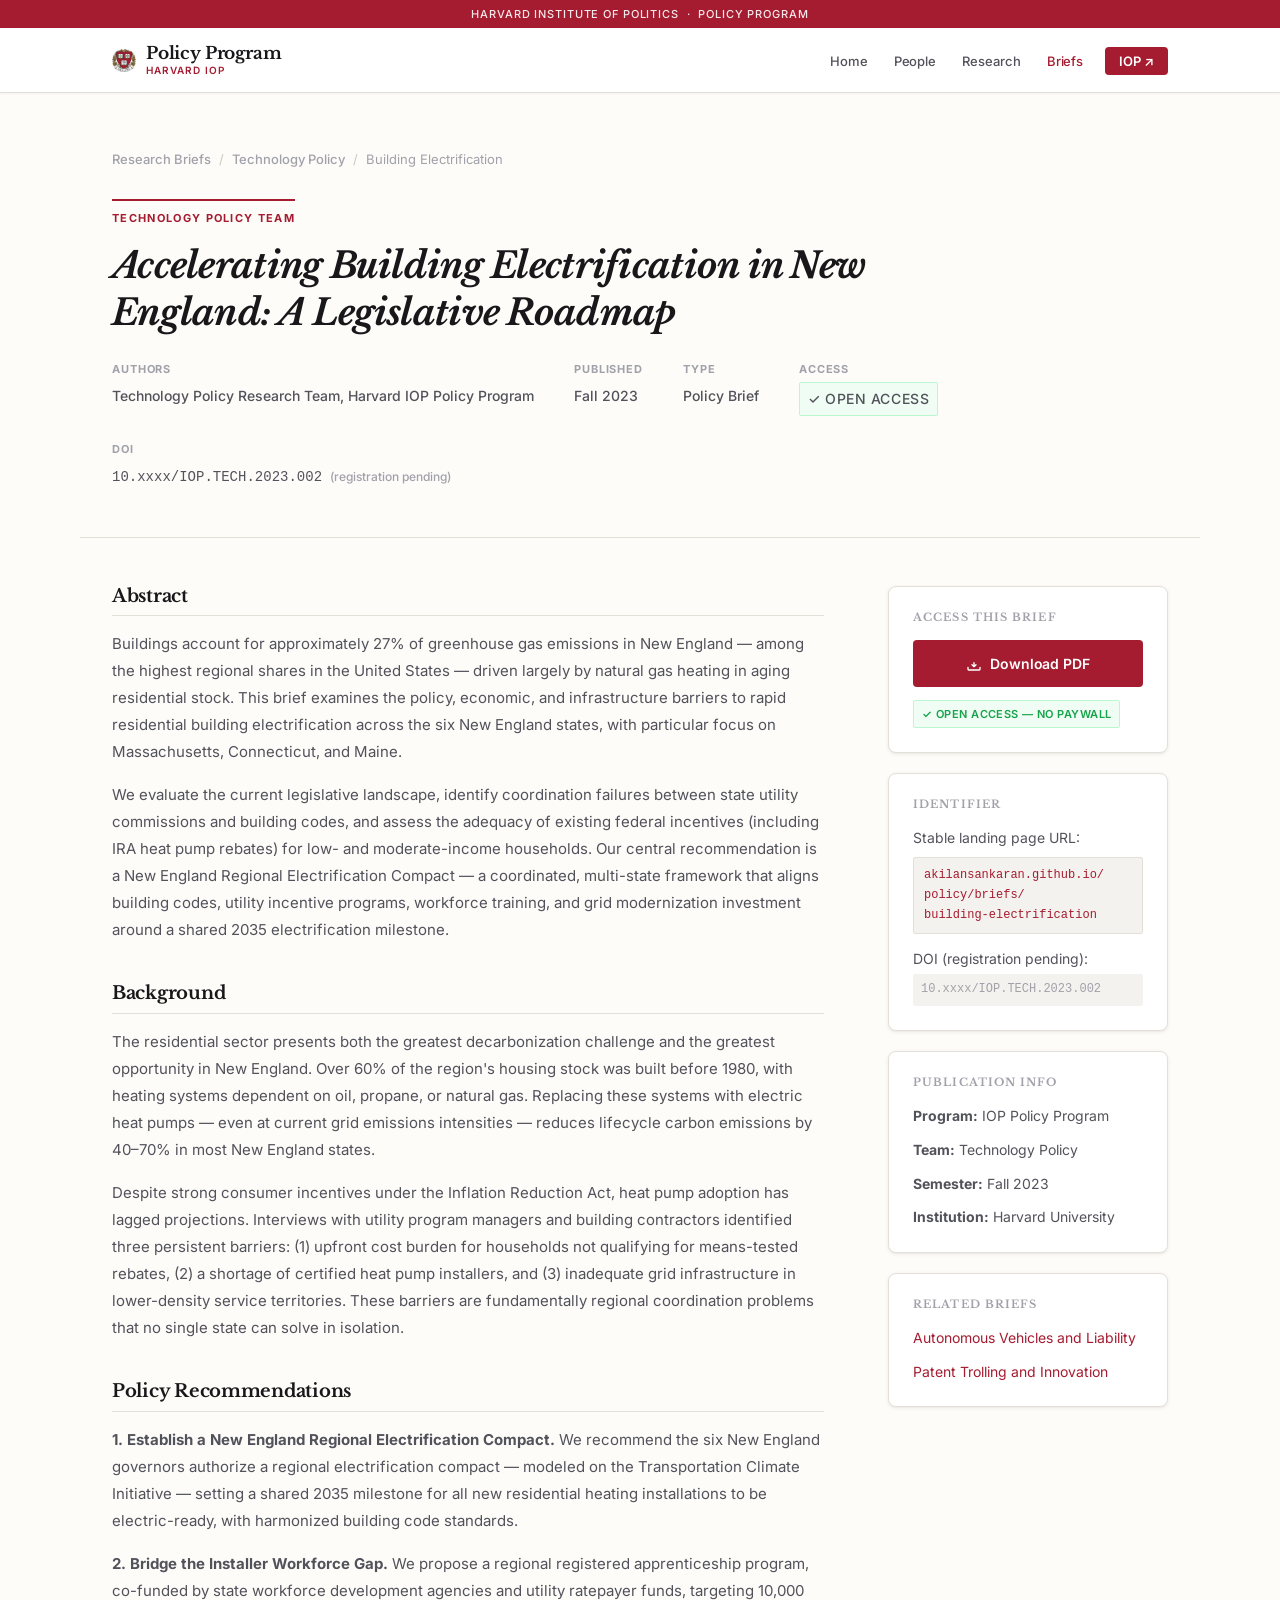
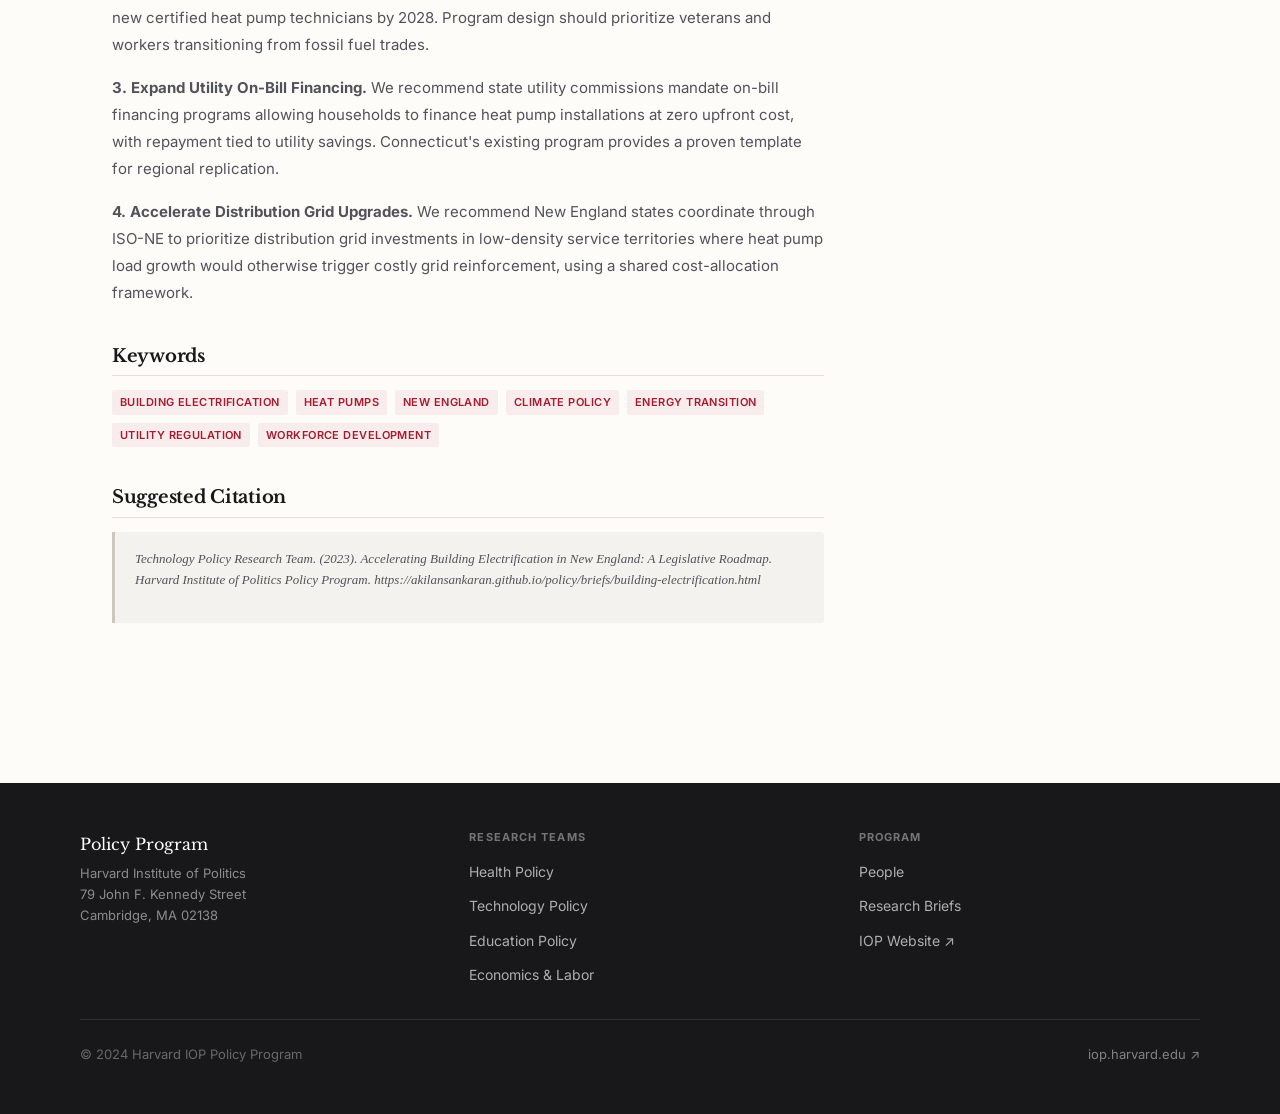
<file: briefs/building-electrification.html>
<!DOCTYPE html>
<html lang="en">
<head>
  <meta charset="UTF-8" />
  <meta name="viewport" content="width=device-width, initial-scale=1.0" />
  <title>Accelerating Building Electrification in New England — IOP Policy Program</title>
  <meta name="description" content="A Legislative Roadmap for building electrification across New England. Technology Policy Team, Harvard IOP Policy Program, Fall 2023." />
  <meta name="DC.Title" content="Accelerating Building Electrification in New England: A Legislative Roadmap" />
  <meta name="DC.Creator" content="Technology Policy Team, Harvard IOP Policy Program" />
  <meta name="DC.Date" content="2023-12" />
  <meta name="DC.Publisher" content="Harvard Institute of Politics Policy Program" />
  <meta name="DC.Type" content="Policy Brief" />
  <meta name="DC.Rights" content="Open Access" />
  <link rel="stylesheet" href="../style.css" />
  <link rel="preconnect" href="https://fonts.googleapis.com" />
  <link rel="preconnect" href="https://fonts.gstatic.com" crossorigin />
</head>
<body>

<header class="site-header">
  <div class="top-bar">
    <a href="https://iop.harvard.edu/programs/policy-program" target="_blank" rel="noopener noreferrer">Harvard Institute of Politics</a>
    &nbsp;·&nbsp; Policy Program
  </div>
  <nav class="nav-inner">
    <a href="../index.html" class="nav-brand">
<img class="nav-shield" src="../assets/harvard-shield.png" alt="Harvard shield" width="24" height="24" style="object-fit:contain;">
      <div class="nav-brand-text">
        <span class="nav-brand-name">Policy Program</span>
        <span class="nav-brand-sub">Harvard IOP</span>
      </div>
    </a>
    <ul class="nav-links">
      <li><a href="../index.html">Home</a></li>
      <li><a href="../people.html">People</a></li>
      <li><a href="../teams/tech-policy.html" class="nav-hide-sm">Research</a></li>
      <li><a href="index.html" class="active">Briefs</a></li>
      <li><a href="https://iop.harvard.edu/programs/policy-program" target="_blank" rel="noopener noreferrer" class="nav-cta">IOP ↗</a></li>
    </ul>
  </nav>
</header>

<div class="brief-header">
  <div class="breadcrumb">
    <a href="index.html">Research Briefs</a>
    <span class="breadcrumb-sep">/</span>
    <a href="../teams/tech-policy.html">Technology Policy</a>
    <span class="breadcrumb-sep">/</span>
    <span>Building Electrification</span>
  </div>

  <span class="brief-header-team">Technology Policy Team</span>

  <h1>Accelerating Building Electrification in New England: A Legislative Roadmap</h1>

  <div class="brief-meta-row">
    <div class="brief-meta-item">
      <label>Authors</label>
      <span>Technology Policy Research Team, Harvard IOP Policy Program</span>
    </div>
    <div class="brief-meta-item">
      <label>Published</label>
      <span>Fall 2023</span>
    </div>
    <div class="brief-meta-item">
      <label>Type</label>
      <span>Policy Brief</span>
    </div>
    <div class="brief-meta-item">
      <label>Access</label>
      <span class="open-access-badge">✓ Open Access</span>
    </div>
    <div class="brief-meta-item">
      <label>DOI</label>
      <span class="brief-doi">10.xxxx/IOP.TECH.2023.002 <span style="font-family:'Inter',sans-serif; font-size:0.75rem; color:var(--text-3);">(registration pending)</span></span>
    </div>
  </div>
</div>

<div class="brief-body">

  <div class="brief-content">

    <h2>Abstract</h2>
    <p>
      Buildings account for approximately 27% of greenhouse gas emissions in New England — among the highest regional shares in the United States — driven largely by natural gas heating in aging residential stock. This brief examines the policy, economic, and infrastructure barriers to rapid residential building electrification across the six New England states, with particular focus on Massachusetts, Connecticut, and Maine.
    </p>
    <p>
      We evaluate the current legislative landscape, identify coordination failures between state utility commissions and building codes, and assess the adequacy of existing federal incentives (including IRA heat pump rebates) for low- and moderate-income households. Our central recommendation is a New England Regional Electrification Compact — a coordinated, multi-state framework that aligns building codes, utility incentive programs, workforce training, and grid modernization investment around a shared 2035 electrification milestone.
    </p>

    <h2>Background</h2>
    <p>
      The residential sector presents both the greatest decarbonization challenge and the greatest opportunity in New England. Over 60% of the region's housing stock was built before 1980, with heating systems dependent on oil, propane, or natural gas. Replacing these systems with electric heat pumps — even at current grid emissions intensities — reduces lifecycle carbon emissions by 40–70% in most New England states.
    </p>
    <p>
      Despite strong consumer incentives under the Inflation Reduction Act, heat pump adoption has lagged projections. Interviews with utility program managers and building contractors identified three persistent barriers: (1) upfront cost burden for households not qualifying for means-tested rebates, (2) a shortage of certified heat pump installers, and (3) inadequate grid infrastructure in lower-density service territories. These barriers are fundamentally regional coordination problems that no single state can solve in isolation.
    </p>

    <h2>Policy Recommendations</h2>
    <p><strong>1. Establish a New England Regional Electrification Compact.</strong> We recommend the six New England governors authorize a regional electrification compact — modeled on the Transportation Climate Initiative — setting a shared 2035 milestone for all new residential heating installations to be electric-ready, with harmonized building code standards.</p>
    <p><strong>2. Bridge the Installer Workforce Gap.</strong> We propose a regional registered apprenticeship program, co-funded by state workforce development agencies and utility ratepayer funds, targeting 10,000 new certified heat pump technicians by 2028. Program design should prioritize veterans and workers transitioning from fossil fuel trades.</p>
    <p><strong>3. Expand Utility On-Bill Financing.</strong> We recommend state utility commissions mandate on-bill financing programs allowing households to finance heat pump installations at zero upfront cost, with repayment tied to utility savings. Connecticut's existing program provides a proven template for regional replication.</p>
    <p><strong>4. Accelerate Distribution Grid Upgrades.</strong> We recommend New England states coordinate through ISO-NE to prioritize distribution grid investments in low-density service territories where heat pump load growth would otherwise trigger costly grid reinforcement, using a shared cost-allocation framework.</p>

    <h2>Keywords</h2>
    <div class="keyword-list">
      <span class="tag">Building Electrification</span>
      <span class="tag">Heat Pumps</span>
      <span class="tag">New England</span>
      <span class="tag">Climate Policy</span>
      <span class="tag">Energy Transition</span>
      <span class="tag">Utility Regulation</span>
      <span class="tag">Workforce Development</span>
    </div>

    <h2>Suggested Citation</h2>
    <div class="citation-block">
      <p>Technology Policy Research Team. (2023). <em>Accelerating Building Electrification in New England: A Legislative Roadmap.</em> Harvard Institute of Politics Policy Program. https://akilansankaran.github.io/policy/briefs/building-electrification.html</p>
    </div>

  </div>

  <aside class="brief-sidebar">

    <div class="sidebar-card">
      <h4>Access This Brief</h4>
      <a href="#" class="download-btn">
        <svg width="16" height="16" fill="none" viewBox="0 0 24 24" stroke="currentColor" stroke-width="2"><path stroke-linecap="round" stroke-linejoin="round" d="M12 10v6m0 0l-3-3m3 3l3-3M3 17v3a1 1 0 001 1h16a1 1 0 001-1v-3"/></svg>
        Download PDF
      </a>
      <span class="open-access-badge">✓ Open Access — No paywall</span>
    </div>

    <div class="sidebar-card">
      <h4>Identifier</h4>
      <p style="margin-bottom:0.375rem;">Stable landing page URL:</p>
      <a class="doi-link" href="https://akilansankaran.github.io/policy/briefs/building-electrification.html">
        akilansankaran.github.io/<br/>policy/briefs/<br/>building-electrification
      </a>
      <p style="margin-top:0.875rem; margin-bottom:0.25rem;">DOI (registration pending):</p>
      <span style="font-family:'Courier New',monospace; font-size:0.75rem; color:var(--text-3); display:block; padding:0.375rem 0.5rem; background:var(--bg-2); border-radius:var(--r-sm);">10.xxxx/IOP.TECH.2023.002</span>
    </div>

    <div class="sidebar-card">
      <h4>Publication Info</h4>
      <p><strong>Program:</strong> IOP Policy Program</p>
      <p><strong>Team:</strong> Technology Policy</p>
      <p><strong>Semester:</strong> Fall 2023</p>
      <p><strong>Institution:</strong> Harvard University</p>
    </div>

    <div class="sidebar-card">
      <h4>Related Briefs</h4>
      <p><a href="../teams/tech-policy.html" style="font-size:0.875rem;">Autonomous Vehicles and Liability</a></p>
      <p><a href="../teams/tech-policy.html" style="font-size:0.875rem;">Patent Trolling and Innovation</a></p>
    </div>

  </aside>

</div>

<footer class="site-footer">
  <div class="footer-inner">
    <div class="footer-brand">
      <div class="footer-name">Policy Program</div>
      <p>Harvard Institute of Politics<br/>79 John F. Kennedy Street<br/>Cambridge, MA 02138</p>
    </div>
    <div class="footer-col">
      <h5>Research Teams</h5>
      <ul>
        <li><a href="../teams/health.html">Health Policy</a></li>
        <li><a href="../teams/tech-policy.html">Technology Policy</a></li>
        <li><a href="../teams/education.html">Education Policy</a></li>
        <li><a href="../teams/economics.html">Economics &amp; Labor</a></li>
      </ul>
    </div>
    <div class="footer-col">
      <h5>Program</h5>
      <ul>
        <li><a href="../people.html">People</a></li>
        <li><a href="index.html">Research Briefs</a></li>
        <li><a href="https://iop.harvard.edu/programs/policy-program" target="_blank" rel="noopener noreferrer">IOP Website ↗</a></li>
      </ul>
    </div>
  </div>
  <div class="footer-bottom">
    <span>© 2024 Harvard IOP Policy Program</span>
    <a href="https://iop.harvard.edu" target="_blank" rel="noopener noreferrer">iop.harvard.edu ↗</a>
  </div>
</footer>

</body>
</html>
</file>
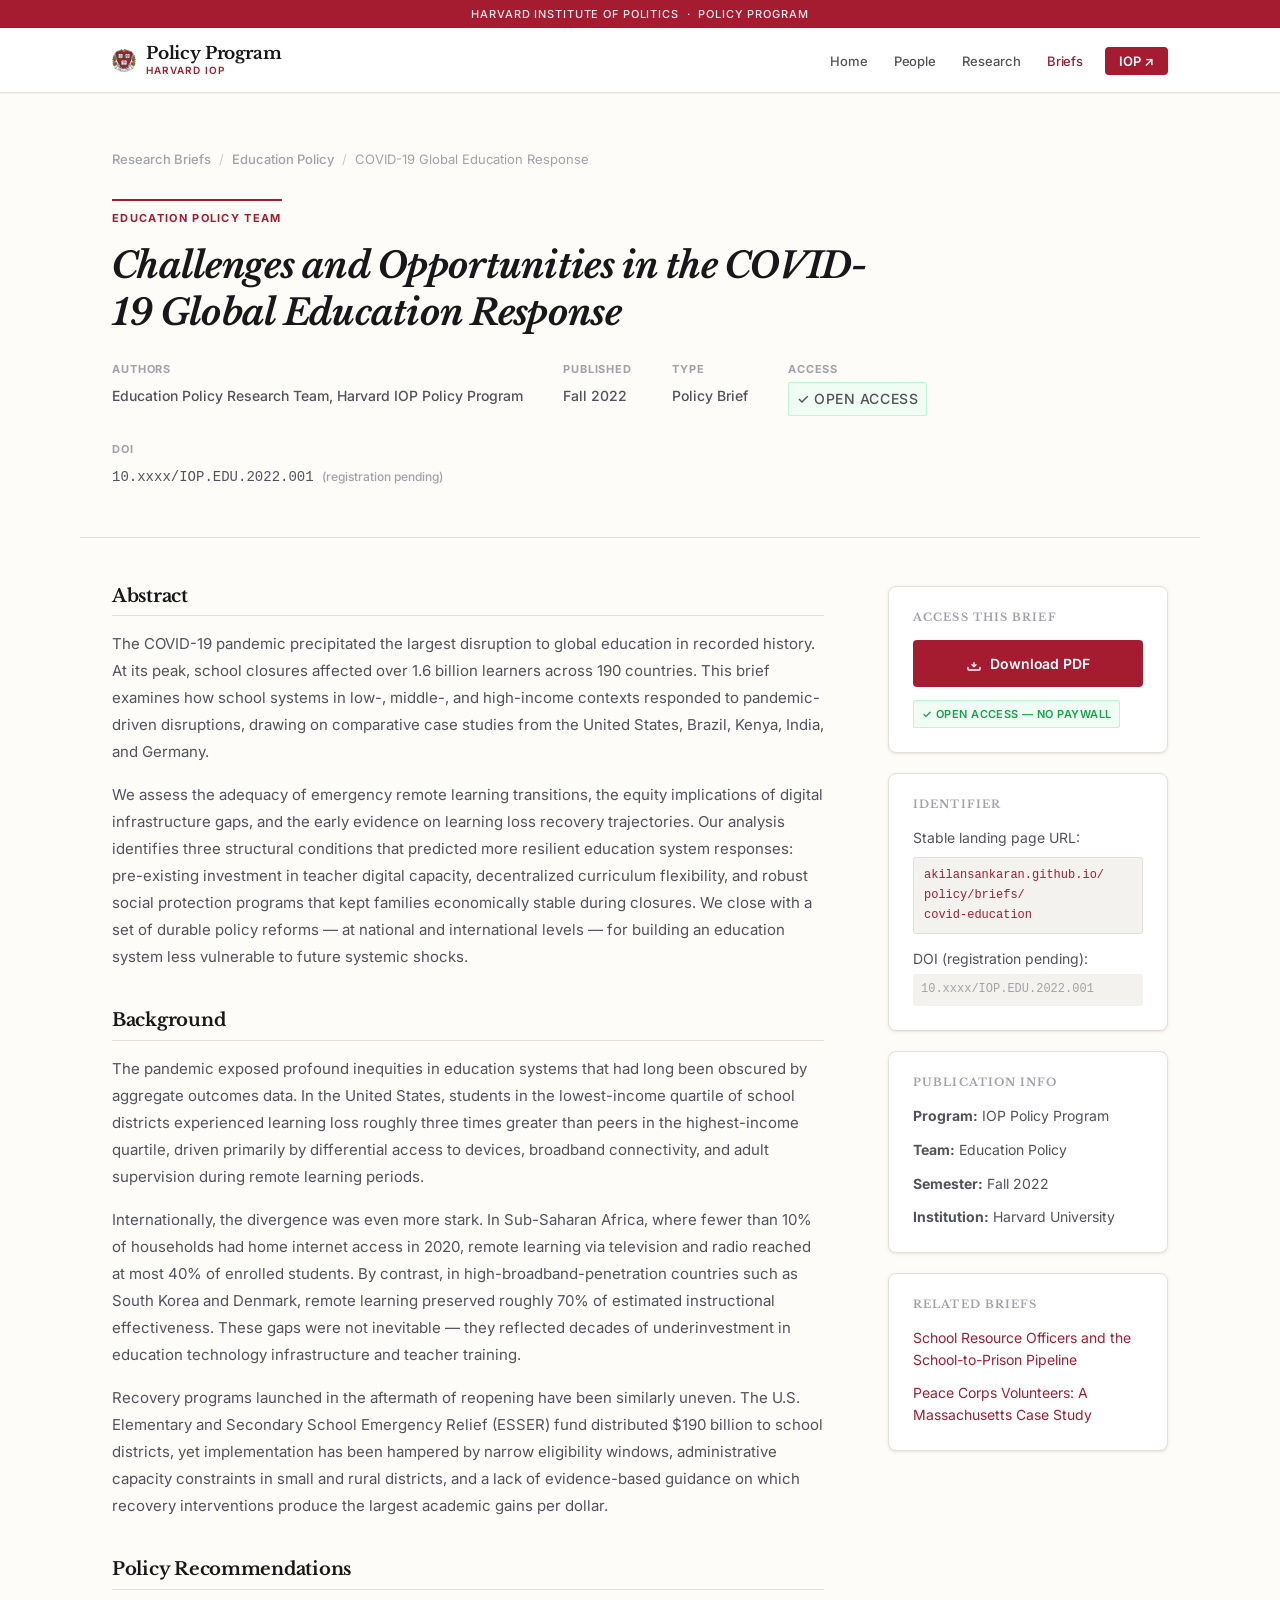
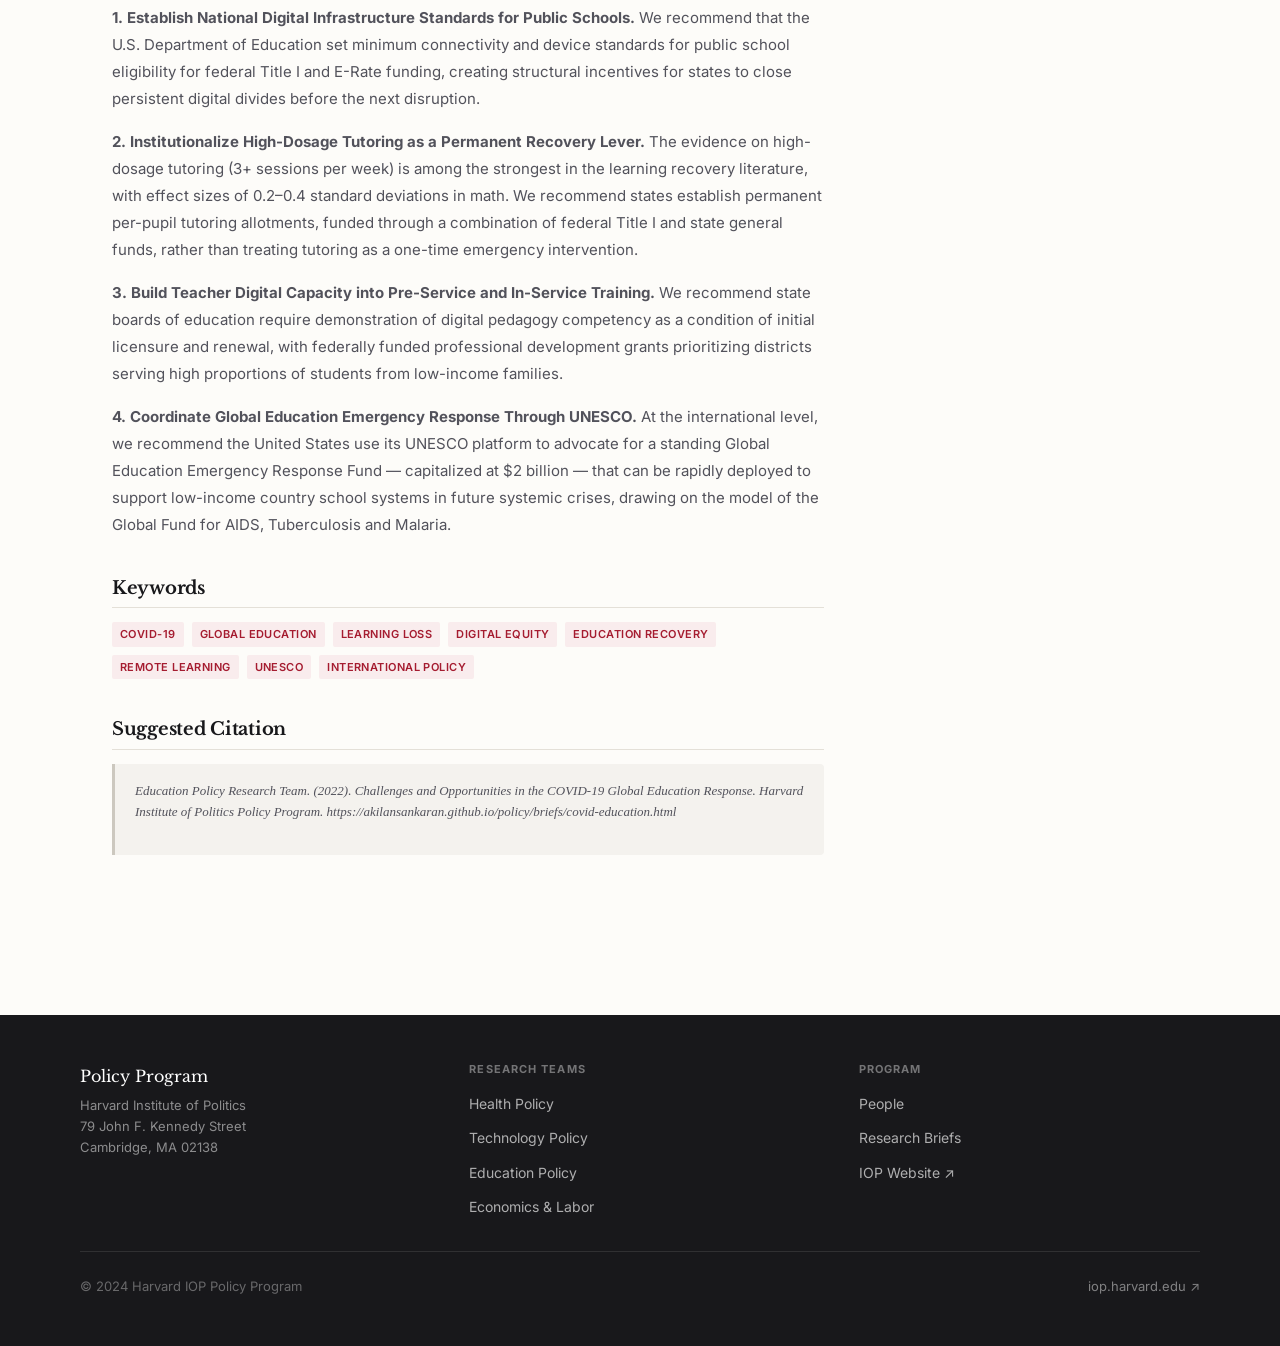
<file: briefs/covid-education.html>
<!DOCTYPE html>
<html lang="en">
<head>
  <meta charset="UTF-8" />
  <meta name="viewport" content="width=device-width, initial-scale=1.0" />
  <title>COVID-19 Global Education Response — IOP Policy Program</title>
  <meta name="description" content="Challenges and Opportunities in the COVID-19 Global Education Response. Education Policy Team, Harvard IOP Policy Program, Fall 2022." />
  <meta name="DC.Title" content="Challenges and Opportunities in the COVID-19 Global Education Response" />
  <meta name="DC.Creator" content="Education Policy Team, Harvard IOP Policy Program" />
  <meta name="DC.Date" content="2022-12" />
  <meta name="DC.Publisher" content="Harvard Institute of Politics Policy Program" />
  <meta name="DC.Type" content="Policy Brief" />
  <meta name="DC.Rights" content="Open Access" />
  <link rel="stylesheet" href="../style.css" />
  <link rel="preconnect" href="https://fonts.googleapis.com" />
  <link rel="preconnect" href="https://fonts.gstatic.com" crossorigin />
</head>
<body>

<header class="site-header">
  <div class="top-bar">
    <a href="https://iop.harvard.edu/programs/policy-program" target="_blank" rel="noopener noreferrer">Harvard Institute of Politics</a>
    &nbsp;·&nbsp; Policy Program
  </div>
  <nav class="nav-inner">
    <a href="../index.html" class="nav-brand">
<img class="nav-shield" src="../assets/harvard-shield.png" alt="Harvard shield" width="24" height="24" style="object-fit:contain;">
      <div class="nav-brand-text">
        <span class="nav-brand-name">Policy Program</span>
        <span class="nav-brand-sub">Harvard IOP</span>
      </div>
    </a>
    <ul class="nav-links">
      <li><a href="../index.html">Home</a></li>
      <li><a href="../people.html">People</a></li>
      <li><a href="../teams/education.html" class="nav-hide-sm">Research</a></li>
      <li><a href="index.html" class="active">Briefs</a></li>
      <li><a href="https://iop.harvard.edu/programs/policy-program" target="_blank" rel="noopener noreferrer" class="nav-cta">IOP ↗</a></li>
    </ul>
  </nav>
</header>

<div class="brief-header">
  <div class="breadcrumb">
    <a href="index.html">Research Briefs</a>
    <span class="breadcrumb-sep">/</span>
    <a href="../teams/education.html">Education Policy</a>
    <span class="breadcrumb-sep">/</span>
    <span>COVID-19 Global Education Response</span>
  </div>

  <span class="brief-header-team">Education Policy Team</span>

  <h1>Challenges and Opportunities in the COVID-19 Global Education Response</h1>

  <div class="brief-meta-row">
    <div class="brief-meta-item">
      <label>Authors</label>
      <span>Education Policy Research Team, Harvard IOP Policy Program</span>
    </div>
    <div class="brief-meta-item">
      <label>Published</label>
      <span>Fall 2022</span>
    </div>
    <div class="brief-meta-item">
      <label>Type</label>
      <span>Policy Brief</span>
    </div>
    <div class="brief-meta-item">
      <label>Access</label>
      <span class="open-access-badge">✓ Open Access</span>
    </div>
    <div class="brief-meta-item">
      <label>DOI</label>
      <span class="brief-doi">10.xxxx/IOP.EDU.2022.001 <span style="font-family:'Inter',sans-serif; font-size:0.75rem; color:var(--text-3);">(registration pending)</span></span>
    </div>
  </div>
</div>

<div class="brief-body">

  <div class="brief-content">

    <h2>Abstract</h2>
    <p>
      The COVID-19 pandemic precipitated the largest disruption to global education in recorded history. At its peak, school closures affected over 1.6 billion learners across 190 countries. This brief examines how school systems in low-, middle-, and high-income contexts responded to pandemic-driven disruptions, drawing on comparative case studies from the United States, Brazil, Kenya, India, and Germany.
    </p>
    <p>
      We assess the adequacy of emergency remote learning transitions, the equity implications of digital infrastructure gaps, and the early evidence on learning loss recovery trajectories. Our analysis identifies three structural conditions that predicted more resilient education system responses: pre-existing investment in teacher digital capacity, decentralized curriculum flexibility, and robust social protection programs that kept families economically stable during closures. We close with a set of durable policy reforms — at national and international levels — for building an education system less vulnerable to future systemic shocks.
    </p>

    <h2>Background</h2>
    <p>
      The pandemic exposed profound inequities in education systems that had long been obscured by aggregate outcomes data. In the United States, students in the lowest-income quartile of school districts experienced learning loss roughly three times greater than peers in the highest-income quartile, driven primarily by differential access to devices, broadband connectivity, and adult supervision during remote learning periods.
    </p>
    <p>
      Internationally, the divergence was even more stark. In Sub-Saharan Africa, where fewer than 10% of households had home internet access in 2020, remote learning via television and radio reached at most 40% of enrolled students. By contrast, in high-broadband-penetration countries such as South Korea and Denmark, remote learning preserved roughly 70% of estimated instructional effectiveness. These gaps were not inevitable — they reflected decades of underinvestment in education technology infrastructure and teacher training.
    </p>
    <p>
      Recovery programs launched in the aftermath of reopening have been similarly uneven. The U.S. Elementary and Secondary School Emergency Relief (ESSER) fund distributed $190 billion to school districts, yet implementation has been hampered by narrow eligibility windows, administrative capacity constraints in small and rural districts, and a lack of evidence-based guidance on which recovery interventions produce the largest academic gains per dollar.
    </p>

    <h2>Policy Recommendations</h2>
    <p><strong>1. Establish National Digital Infrastructure Standards for Public Schools.</strong> We recommend that the U.S. Department of Education set minimum connectivity and device standards for public school eligibility for federal Title I and E-Rate funding, creating structural incentives for states to close persistent digital divides before the next disruption.</p>
    <p><strong>2. Institutionalize High-Dosage Tutoring as a Permanent Recovery Lever.</strong> The evidence on high-dosage tutoring (3+ sessions per week) is among the strongest in the learning recovery literature, with effect sizes of 0.2–0.4 standard deviations in math. We recommend states establish permanent per-pupil tutoring allotments, funded through a combination of federal Title I and state general funds, rather than treating tutoring as a one-time emergency intervention.</p>
    <p><strong>3. Build Teacher Digital Capacity into Pre-Service and In-Service Training.</strong> We recommend state boards of education require demonstration of digital pedagogy competency as a condition of initial licensure and renewal, with federally funded professional development grants prioritizing districts serving high proportions of students from low-income families.</p>
    <p><strong>4. Coordinate Global Education Emergency Response Through UNESCO.</strong> At the international level, we recommend the United States use its UNESCO platform to advocate for a standing Global Education Emergency Response Fund — capitalized at $2 billion — that can be rapidly deployed to support low-income country school systems in future systemic crises, drawing on the model of the Global Fund for AIDS, Tuberculosis and Malaria.</p>

    <h2>Keywords</h2>
    <div class="keyword-list">
      <span class="tag">COVID-19</span>
      <span class="tag">Global Education</span>
      <span class="tag">Learning Loss</span>
      <span class="tag">Digital Equity</span>
      <span class="tag">Education Recovery</span>
      <span class="tag">Remote Learning</span>
      <span class="tag">UNESCO</span>
      <span class="tag">International Policy</span>
    </div>

    <h2>Suggested Citation</h2>
    <div class="citation-block">
      <p>Education Policy Research Team. (2022). <em>Challenges and Opportunities in the COVID-19 Global Education Response.</em> Harvard Institute of Politics Policy Program. https://akilansankaran.github.io/policy/briefs/covid-education.html</p>
    </div>

  </div>

  <aside class="brief-sidebar">

    <div class="sidebar-card">
      <h4>Access This Brief</h4>
      <a href="#" class="download-btn">
        <svg width="16" height="16" fill="none" viewBox="0 0 24 24" stroke="currentColor" stroke-width="2"><path stroke-linecap="round" stroke-linejoin="round" d="M12 10v6m0 0l-3-3m3 3l3-3M3 17v3a1 1 0 001 1h16a1 1 0 001-1v-3"/></svg>
        Download PDF
      </a>
      <span class="open-access-badge">✓ Open Access — No paywall</span>
    </div>

    <div class="sidebar-card">
      <h4>Identifier</h4>
      <p style="margin-bottom:0.375rem;">Stable landing page URL:</p>
      <a class="doi-link" href="https://akilansankaran.github.io/policy/briefs/covid-education.html">
        akilansankaran.github.io/<br/>policy/briefs/<br/>covid-education
      </a>
      <p style="margin-top:0.875rem; margin-bottom:0.25rem;">DOI (registration pending):</p>
      <span style="font-family:'Courier New',monospace; font-size:0.75rem; color:var(--text-3); display:block; padding:0.375rem 0.5rem; background:var(--bg-2); border-radius:var(--r-sm);">10.xxxx/IOP.EDU.2022.001</span>
    </div>

    <div class="sidebar-card">
      <h4>Publication Info</h4>
      <p><strong>Program:</strong> IOP Policy Program</p>
      <p><strong>Team:</strong> Education Policy</p>
      <p><strong>Semester:</strong> Fall 2022</p>
      <p><strong>Institution:</strong> Harvard University</p>
    </div>

    <div class="sidebar-card">
      <h4>Related Briefs</h4>
      <p><a href="../teams/education.html" style="font-size:0.875rem;">School Resource Officers and the School-to-Prison Pipeline</a></p>
      <p><a href="../teams/education.html" style="font-size:0.875rem;">Peace Corps Volunteers: A Massachusetts Case Study</a></p>
    </div>

  </aside>

</div>

<footer class="site-footer">
  <div class="footer-inner">
    <div class="footer-brand">
      <div class="footer-name">Policy Program</div>
      <p>Harvard Institute of Politics<br/>79 John F. Kennedy Street<br/>Cambridge, MA 02138</p>
    </div>
    <div class="footer-col">
      <h5>Research Teams</h5>
      <ul>
        <li><a href="../teams/health.html">Health Policy</a></li>
        <li><a href="../teams/tech-policy.html">Technology Policy</a></li>
        <li><a href="../teams/education.html">Education Policy</a></li>
        <li><a href="../teams/economics.html">Economics &amp; Labor</a></li>
      </ul>
    </div>
    <div class="footer-col">
      <h5>Program</h5>
      <ul>
        <li><a href="../people.html">People</a></li>
        <li><a href="index.html">Research Briefs</a></li>
        <li><a href="https://iop.harvard.edu/programs/policy-program" target="_blank" rel="noopener noreferrer">IOP Website ↗</a></li>
      </ul>
    </div>
  </div>
  <div class="footer-bottom">
    <span>© 2024 Harvard IOP Policy Program</span>
    <a href="https://iop.harvard.edu" target="_blank" rel="noopener noreferrer">iop.harvard.edu ↗</a>
  </div>
</footer>

</body>
</html>
</file>
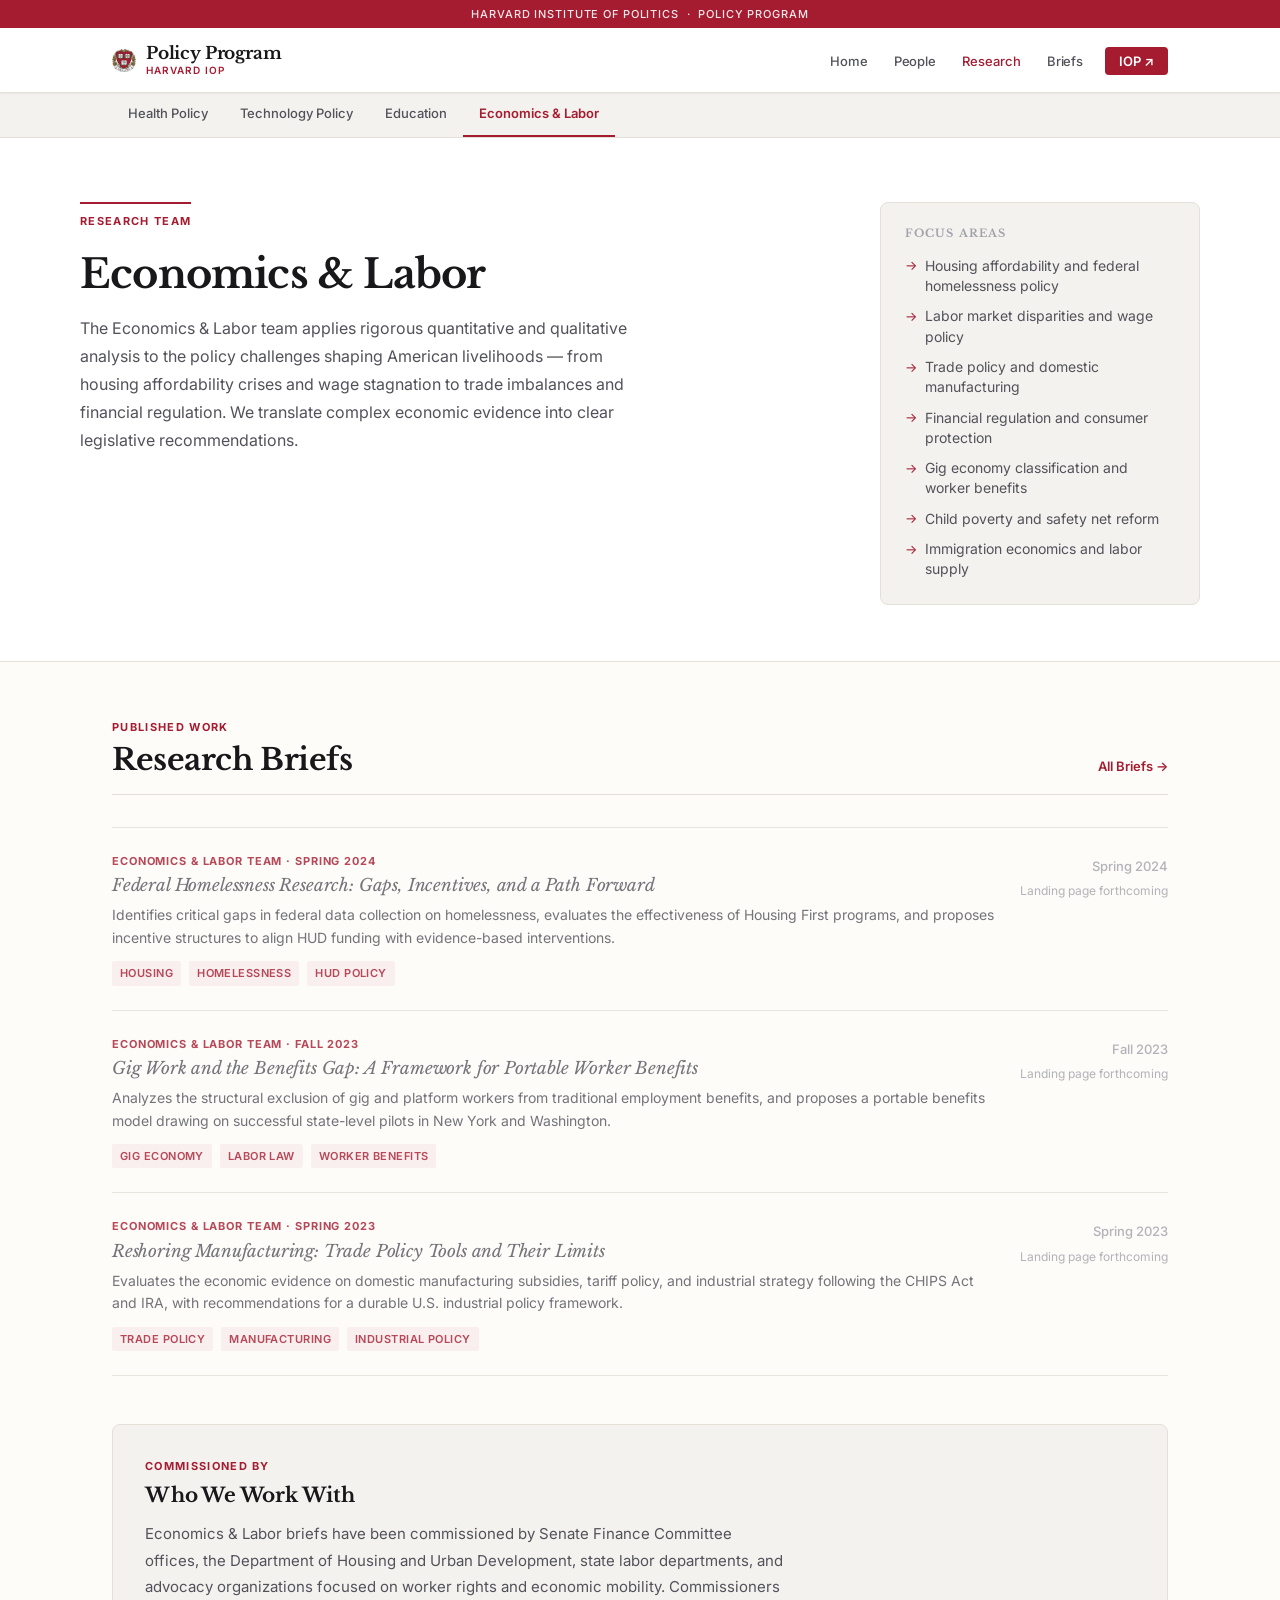
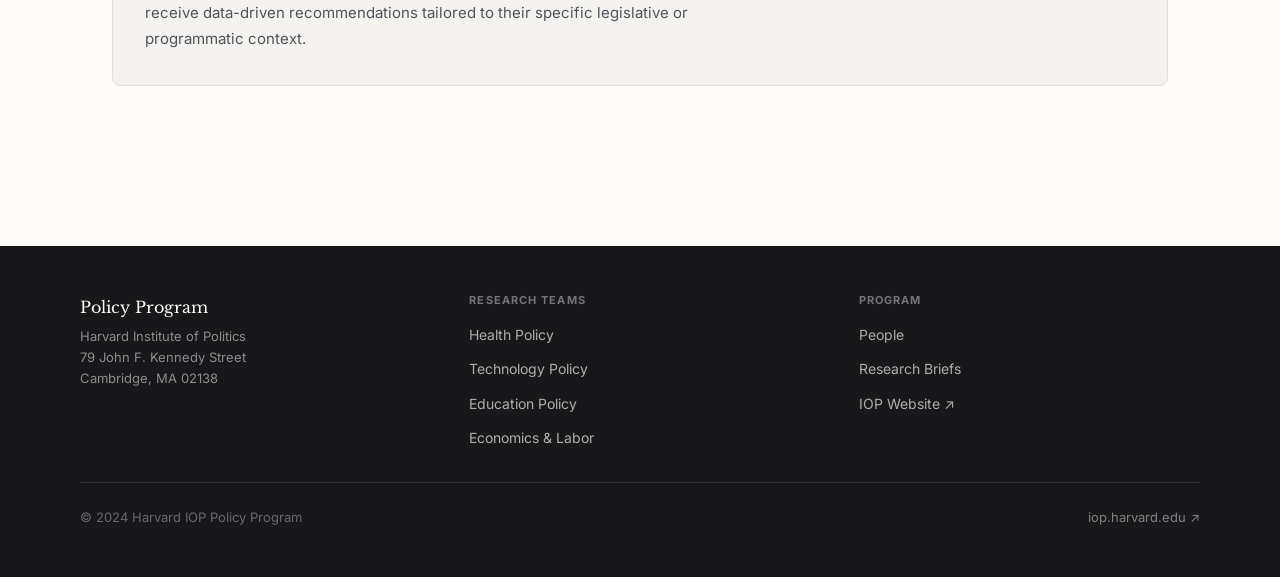
<file: teams/economics.html>
<!DOCTYPE html>
<html lang="en">
<head>
  <meta charset="UTF-8" />
  <meta name="viewport" content="width=device-width, initial-scale=1.0" />
  <title>Economics &amp; Labor Team — IOP Policy Program</title>
  <meta name="description" content="The Economics & Labor team connects quantitative research on housing, trade, and labor markets to actionable policy recommendations for legislators and agencies." />
  <link rel="stylesheet" href="../style.css" />
  <link rel="preconnect" href="https://fonts.googleapis.com" />
  <link rel="preconnect" href="https://fonts.gstatic.com" crossorigin />
</head>
<body>

<header class="site-header">
  <div class="top-bar">
    <a href="https://iop.harvard.edu/programs/policy-program" target="_blank" rel="noopener noreferrer">Harvard Institute of Politics</a>
    &nbsp;·&nbsp; Policy Program
  </div>
  <nav class="nav-inner">
    <a href="../index.html" class="nav-brand">
<img class="nav-shield" src="../assets/harvard-shield.png" alt="Harvard shield" width="24" height="24" style="object-fit:contain;">
      <div class="nav-brand-text">
        <span class="nav-brand-name">Policy Program</span>
        <span class="nav-brand-sub">Harvard IOP</span>
      </div>
    </a>
    <ul class="nav-links">
      <li><a href="../index.html">Home</a></li>
      <li><a href="../people.html">People</a></li>
      <li><a href="economics.html" class="active">Research</a></li>
      <li><a href="../briefs/index.html">Briefs</a></li>
      <li><a href="https://iop.harvard.edu/programs/policy-program" target="_blank" rel="noopener noreferrer" class="nav-cta">IOP ↗</a></li>
    </ul>
  </nav>
</header>

<div style="background: var(--bg-2); border-bottom: 1px solid var(--border);">
  <div style="max-width: var(--w); margin: 0 auto; padding: 0 2rem; display: flex; gap: 0; overflow-x: auto;">
    <a href="health.html" style="font-size:0.8125rem; font-weight:500; color:var(--text-2); padding:0.625rem 1rem; border-bottom:2px solid transparent; white-space:nowrap; text-decoration:none;">Health Policy</a>
    <a href="tech-policy.html" style="font-size:0.8125rem; font-weight:500; color:var(--text-2); padding:0.625rem 1rem; border-bottom:2px solid transparent; white-space:nowrap; text-decoration:none;">Technology Policy</a>
    <a href="education.html" style="font-size:0.8125rem; font-weight:500; color:var(--text-2); padding:0.625rem 1rem; border-bottom:2px solid transparent; white-space:nowrap; text-decoration:none;">Education</a>
    <a href="economics.html" style="font-size:0.8125rem; font-weight:600; color:var(--crimson); padding:0.625rem 1rem; border-bottom:2px solid var(--crimson); white-space:nowrap; text-decoration:none;">Economics &amp; Labor</a>
  </div>
</div>

<div class="team-header">
  <div class="team-header-inner">
    <div>
      
      <div class="hero-kicker">Research Team</div>
      <h1>Economics &amp; Labor</h1>
      <p>
        The Economics &amp; Labor team applies rigorous quantitative and qualitative analysis to the policy challenges shaping American livelihoods — from housing affordability crises and wage stagnation to trade imbalances and financial regulation. We translate complex economic evidence into clear legislative recommendations.
      </p>
    </div>
    <div class="focus-areas">
      <h4>Focus Areas</h4>
      <ul>
        <li>Housing affordability and federal homelessness policy</li>
        <li>Labor market disparities and wage policy</li>
        <li>Trade policy and domestic manufacturing</li>
        <li>Financial regulation and consumer protection</li>
        <li>Gig economy classification and worker benefits</li>
        <li>Child poverty and safety net reform</li>
        <li>Immigration economics and labor supply</li>
      </ul>
    </div>
  </div>
</div>

<div style="max-width: var(--w); margin: 0 auto; padding: 3.5rem 2rem 5rem;">
  <div class="section-header">
    <div>
      <div class="section-kicker">Published Work</div>
      <h2>Research Briefs</h2>
    </div>
    <a href="../briefs/index.html" class="section-link">All Briefs →</a>
  </div>

  <div class="brief-list">

    <div class="brief-item" style="cursor:default; opacity:0.8;">
      <div>
        <div class="brief-item-team text-crimson">Economics &amp; Labor Team · Spring 2024</div>
        <h3 style="color:var(--text-2);">Federal Homelessness Research: Gaps, Incentives, and a Path Forward</h3>
        <p>Identifies critical gaps in federal data collection on homelessness, evaluates the effectiveness of Housing First programs, and proposes incentive structures to align HUD funding with evidence-based interventions.</p>
        <div style="margin-top:0.75rem; display:flex; gap:0.5rem; flex-wrap:wrap;">
          <span class="tag">Housing</span>
          <span class="tag">Homelessness</span>
          <span class="tag">HUD Policy</span>
        </div>
      </div>
      <div class="brief-item-meta">
        <div class="brief-item-date">Spring 2024</div>
        <div style="font-size:0.75rem; color:var(--text-3); margin-top:0.25rem;">Landing page forthcoming</div>
      </div>
    </div>

    <div class="brief-item" style="cursor:default; opacity:0.8;">
      <div>
        <div class="brief-item-team text-crimson">Economics &amp; Labor Team · Fall 2023</div>
        <h3 style="color:var(--text-2);">Gig Work and the Benefits Gap: A Framework for Portable Worker Benefits</h3>
        <p>Analyzes the structural exclusion of gig and platform workers from traditional employment benefits, and proposes a portable benefits model drawing on successful state-level pilots in New York and Washington.</p>
        <div style="margin-top:0.75rem; display:flex; gap:0.5rem; flex-wrap:wrap;">
          <span class="tag">Gig Economy</span>
          <span class="tag">Labor Law</span>
          <span class="tag">Worker Benefits</span>
        </div>
      </div>
      <div class="brief-item-meta">
        <div class="brief-item-date">Fall 2023</div>
        <div style="font-size:0.75rem; color:var(--text-3); margin-top:0.25rem;">Landing page forthcoming</div>
      </div>
    </div>

    <div class="brief-item" style="cursor:default; opacity:0.8;">
      <div>
        <div class="brief-item-team text-crimson">Economics &amp; Labor Team · Spring 2023</div>
        <h3 style="color:var(--text-2);">Reshoring Manufacturing: Trade Policy Tools and Their Limits</h3>
        <p>Evaluates the economic evidence on domestic manufacturing subsidies, tariff policy, and industrial strategy following the CHIPS Act and IRA, with recommendations for a durable U.S. industrial policy framework.</p>
        <div style="margin-top:0.75rem; display:flex; gap:0.5rem; flex-wrap:wrap;">
          <span class="tag">Trade Policy</span>
          <span class="tag">Manufacturing</span>
          <span class="tag">Industrial Policy</span>
        </div>
      </div>
      <div class="brief-item-meta">
        <div class="brief-item-date">Spring 2023</div>
        <div style="font-size:0.75rem; color:var(--text-3); margin-top:0.25rem;">Landing page forthcoming</div>
      </div>
    </div>

  </div>

  <div style="margin-top: 3rem; background: var(--bg-2); border: 1px solid var(--border); border-radius: var(--r-lg); padding: 2rem;">
    <div class="section-kicker" style="margin-bottom:0.5rem;">Commissioned By</div>
    <h3 style="margin-bottom:0.875rem;">Who We Work With</h3>
    <p style="font-size:0.9375rem; max-width:640px;">
      Economics &amp; Labor briefs have been commissioned by Senate Finance Committee offices, the Department of Housing and Urban Development, state labor departments, and advocacy organizations focused on worker rights and economic mobility. Commissioners receive data-driven recommendations tailored to their specific legislative or programmatic context.
    </p>
  </div>
</div>

<footer class="site-footer">
  <div class="footer-inner">
    <div class="footer-brand">
      <div class="footer-name">Policy Program</div>
      <p>Harvard Institute of Politics<br/>79 John F. Kennedy Street<br/>Cambridge, MA 02138</p>
    </div>
    <div class="footer-col">
      <h5>Research Teams</h5>
      <ul>
        <li><a href="health.html">Health Policy</a></li>
        <li><a href="tech-policy.html">Technology Policy</a></li>
        <li><a href="education.html">Education Policy</a></li>
        <li><a href="economics.html">Economics &amp; Labor</a></li>
      </ul>
    </div>
    <div class="footer-col">
      <h5>Program</h5>
      <ul>
        <li><a href="../people.html">People</a></li>
        <li><a href="../briefs/index.html">Research Briefs</a></li>
        <li><a href="https://iop.harvard.edu/programs/policy-program" target="_blank" rel="noopener noreferrer">IOP Website ↗</a></li>
      </ul>
    </div>
  </div>
  <div class="footer-bottom">
    <span>© 2024 Harvard IOP Policy Program</span>
    <a href="https://iop.harvard.edu" target="_blank" rel="noopener noreferrer">iop.harvard.edu ↗</a>
  </div>
</footer>

</body>
</html>
</file>
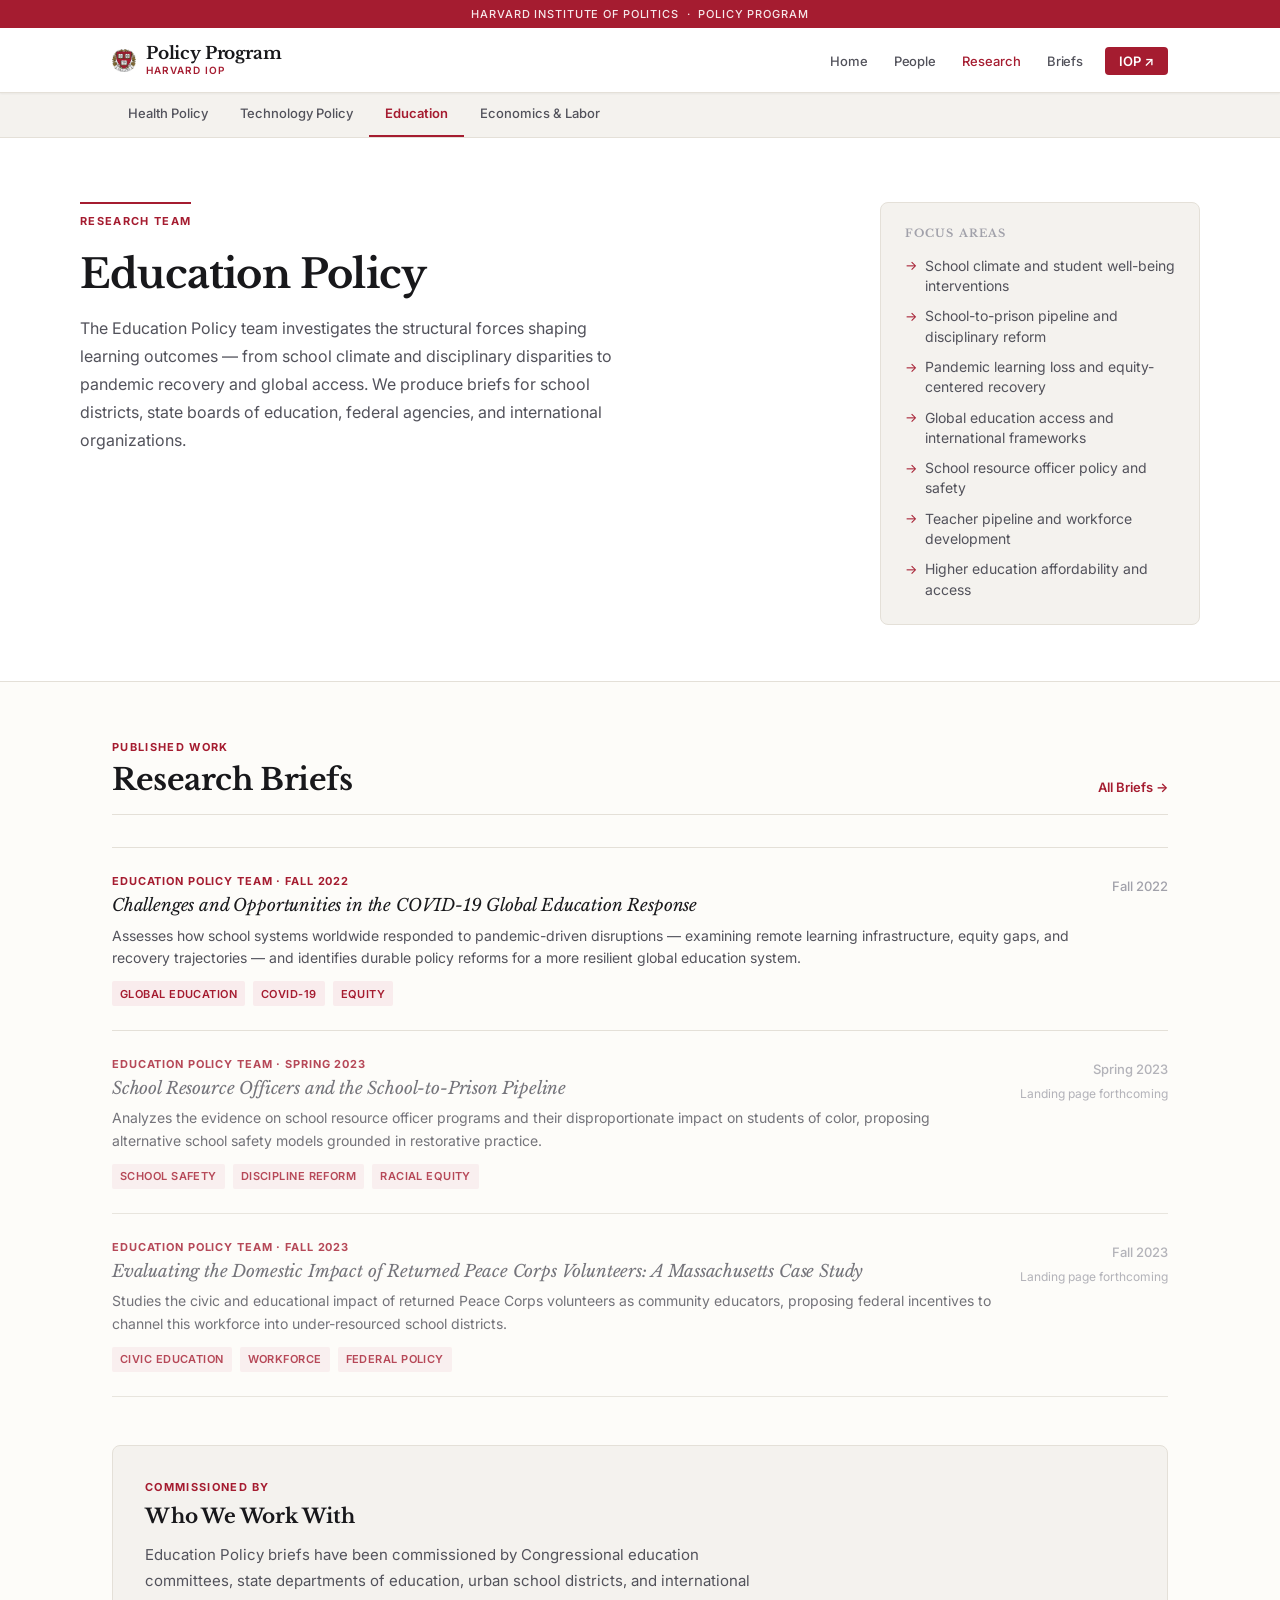
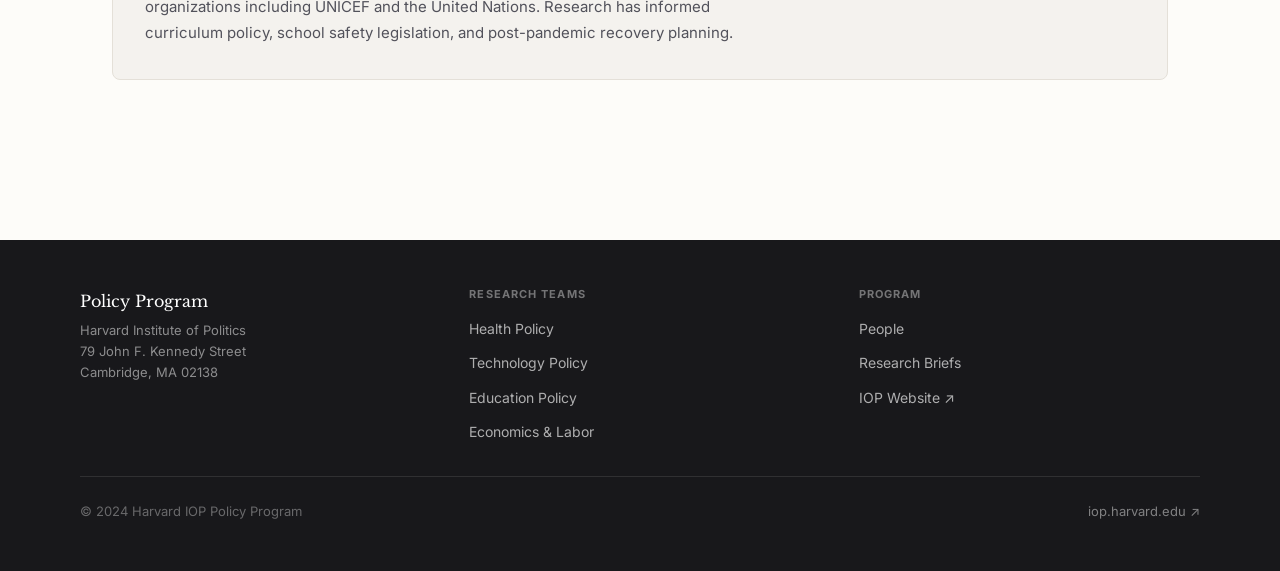
<file: teams/education.html>
<!DOCTYPE html>
<html lang="en">
<head>
  <meta charset="UTF-8" />
  <meta name="viewport" content="width=device-width, initial-scale=1.0" />
  <title>Education Policy Team — IOP Policy Program</title>
  <meta name="description" content="The Education Policy team examines school climate, equity gaps, and global education access — developing recommendations for school districts, state boards, and international bodies." />
  <link rel="stylesheet" href="../style.css" />
  <link rel="preconnect" href="https://fonts.googleapis.com" />
  <link rel="preconnect" href="https://fonts.gstatic.com" crossorigin />
</head>
<body>

<header class="site-header">
  <div class="top-bar">
    <a href="https://iop.harvard.edu/programs/policy-program" target="_blank" rel="noopener noreferrer">Harvard Institute of Politics</a>
    &nbsp;·&nbsp; Policy Program
  </div>
  <nav class="nav-inner">
    <a href="../index.html" class="nav-brand">
<img class="nav-shield" src="../assets/harvard-shield.png" alt="Harvard shield" width="24" height="24" style="object-fit:contain;">
      <div class="nav-brand-text">
        <span class="nav-brand-name">Policy Program</span>
        <span class="nav-brand-sub">Harvard IOP</span>
      </div>
    </a>
    <ul class="nav-links">
      <li><a href="../index.html">Home</a></li>
      <li><a href="../people.html">People</a></li>
      <li><a href="education.html" class="active">Research</a></li>
      <li><a href="../briefs/index.html">Briefs</a></li>
      <li><a href="https://iop.harvard.edu/programs/policy-program" target="_blank" rel="noopener noreferrer" class="nav-cta">IOP ↗</a></li>
    </ul>
  </nav>
</header>

<div style="background: var(--bg-2); border-bottom: 1px solid var(--border);">
  <div style="max-width: var(--w); margin: 0 auto; padding: 0 2rem; display: flex; gap: 0; overflow-x: auto;">
    <a href="health.html" style="font-size:0.8125rem; font-weight:500; color:var(--text-2); padding:0.625rem 1rem; border-bottom:2px solid transparent; white-space:nowrap; text-decoration:none;">Health Policy</a>
    <a href="tech-policy.html" style="font-size:0.8125rem; font-weight:500; color:var(--text-2); padding:0.625rem 1rem; border-bottom:2px solid transparent; white-space:nowrap; text-decoration:none;">Technology Policy</a>
    <a href="education.html" style="font-size:0.8125rem; font-weight:600; color:var(--crimson); padding:0.625rem 1rem; border-bottom:2px solid var(--crimson); white-space:nowrap; text-decoration:none;">Education</a>
    <a href="economics.html" style="font-size:0.8125rem; font-weight:500; color:var(--text-2); padding:0.625rem 1rem; border-bottom:2px solid transparent; white-space:nowrap; text-decoration:none;">Economics &amp; Labor</a>
  </div>
</div>

<div class="team-header">
  <div class="team-header-inner">
    <div>
      
      <div class="hero-kicker">Research Team</div>
      <h1>Education Policy</h1>
      <p>
        The Education Policy team investigates the structural forces shaping learning outcomes — from school climate and disciplinary disparities to pandemic recovery and global access. We produce briefs for school districts, state boards of education, federal agencies, and international organizations.
      </p>
    </div>
    <div class="focus-areas">
      <h4>Focus Areas</h4>
      <ul>
        <li>School climate and student well-being interventions</li>
        <li>School-to-prison pipeline and disciplinary reform</li>
        <li>Pandemic learning loss and equity-centered recovery</li>
        <li>Global education access and international frameworks</li>
        <li>School resource officer policy and safety</li>
        <li>Teacher pipeline and workforce development</li>
        <li>Higher education affordability and access</li>
      </ul>
    </div>
  </div>
</div>

<div style="max-width: var(--w); margin: 0 auto; padding: 3.5rem 2rem 5rem;">
  <div class="section-header">
    <div>
      <div class="section-kicker">Published Work</div>
      <h2>Research Briefs</h2>
    </div>
    <a href="../briefs/index.html" class="section-link">All Briefs →</a>
  </div>

  <div class="brief-list">

    <a href="../briefs/covid-education.html" class="brief-item">
      <div>
        <div class="brief-item-team text-crimson">Education Policy Team · Fall 2022</div>
        <h3>Challenges and Opportunities in the COVID-19 Global Education Response</h3>
        <p>Assesses how school systems worldwide responded to pandemic-driven disruptions — examining remote learning infrastructure, equity gaps, and recovery trajectories — and identifies durable policy reforms for a more resilient global education system.</p>
        <div style="margin-top:0.75rem; display:flex; gap:0.5rem; flex-wrap:wrap;">
          <span class="tag">Global Education</span>
          <span class="tag">COVID-19</span>
          <span class="tag">Equity</span>
        </div>
      </div>
      <div class="brief-item-meta">
        <div class="brief-item-date">Fall 2022</div>
      </div>
    </a>

    <div class="brief-item" style="cursor:default; opacity:0.8;">
      <div>
        <div class="brief-item-team text-crimson">Education Policy Team · Spring 2023</div>
        <h3 style="color:var(--text-2);">School Resource Officers and the School-to-Prison Pipeline</h3>
        <p>Analyzes the evidence on school resource officer programs and their disproportionate impact on students of color, proposing alternative school safety models grounded in restorative practice.</p>
        <div style="margin-top:0.75rem; display:flex; gap:0.5rem; flex-wrap:wrap;">
          <span class="tag">School Safety</span>
          <span class="tag">Discipline Reform</span>
          <span class="tag">Racial Equity</span>
        </div>
      </div>
      <div class="brief-item-meta">
        <div class="brief-item-date">Spring 2023</div>
        <div style="font-size:0.75rem; color:var(--text-3); margin-top:0.25rem;">Landing page forthcoming</div>
      </div>
    </div>

    <div class="brief-item" style="cursor:default; opacity:0.8;">
      <div>
        <div class="brief-item-team text-crimson">Education Policy Team · Fall 2023</div>
        <h3 style="color:var(--text-2);">Evaluating the Domestic Impact of Returned Peace Corps Volunteers: A Massachusetts Case Study</h3>
        <p>Studies the civic and educational impact of returned Peace Corps volunteers as community educators, proposing federal incentives to channel this workforce into under-resourced school districts.</p>
        <div style="margin-top:0.75rem; display:flex; gap:0.5rem; flex-wrap:wrap;">
          <span class="tag">Civic Education</span>
          <span class="tag">Workforce</span>
          <span class="tag">Federal Policy</span>
        </div>
      </div>
      <div class="brief-item-meta">
        <div class="brief-item-date">Fall 2023</div>
        <div style="font-size:0.75rem; color:var(--text-3); margin-top:0.25rem;">Landing page forthcoming</div>
      </div>
    </div>

  </div>

  <div style="margin-top: 3rem; background: var(--bg-2); border: 1px solid var(--border); border-radius: var(--r-lg); padding: 2rem;">
    <div class="section-kicker" style="margin-bottom:0.5rem;">Commissioned By</div>
    <h3 style="margin-bottom:0.875rem;">Who We Work With</h3>
    <p style="font-size:0.9375rem; max-width:640px;">
      Education Policy briefs have been commissioned by Congressional education committees, state departments of education, urban school districts, and international organizations including UNICEF and the United Nations. Research has informed curriculum policy, school safety legislation, and post-pandemic recovery planning.
    </p>
  </div>
</div>

<footer class="site-footer">
  <div class="footer-inner">
    <div class="footer-brand">
      <div class="footer-name">Policy Program</div>
      <p>Harvard Institute of Politics<br/>79 John F. Kennedy Street<br/>Cambridge, MA 02138</p>
    </div>
    <div class="footer-col">
      <h5>Research Teams</h5>
      <ul>
        <li><a href="health.html">Health Policy</a></li>
        <li><a href="tech-policy.html">Technology Policy</a></li>
        <li><a href="education.html">Education Policy</a></li>
        <li><a href="economics.html">Economics &amp; Labor</a></li>
      </ul>
    </div>
    <div class="footer-col">
      <h5>Program</h5>
      <ul>
        <li><a href="../people.html">People</a></li>
        <li><a href="../briefs/index.html">Research Briefs</a></li>
        <li><a href="https://iop.harvard.edu/programs/policy-program" target="_blank" rel="noopener noreferrer">IOP Website ↗</a></li>
      </ul>
    </div>
  </div>
  <div class="footer-bottom">
    <span>© 2024 Harvard IOP Policy Program</span>
    <a href="https://iop.harvard.edu" target="_blank" rel="noopener noreferrer">iop.harvard.edu ↗</a>
  </div>
</footer>

</body>
</html>
</file>
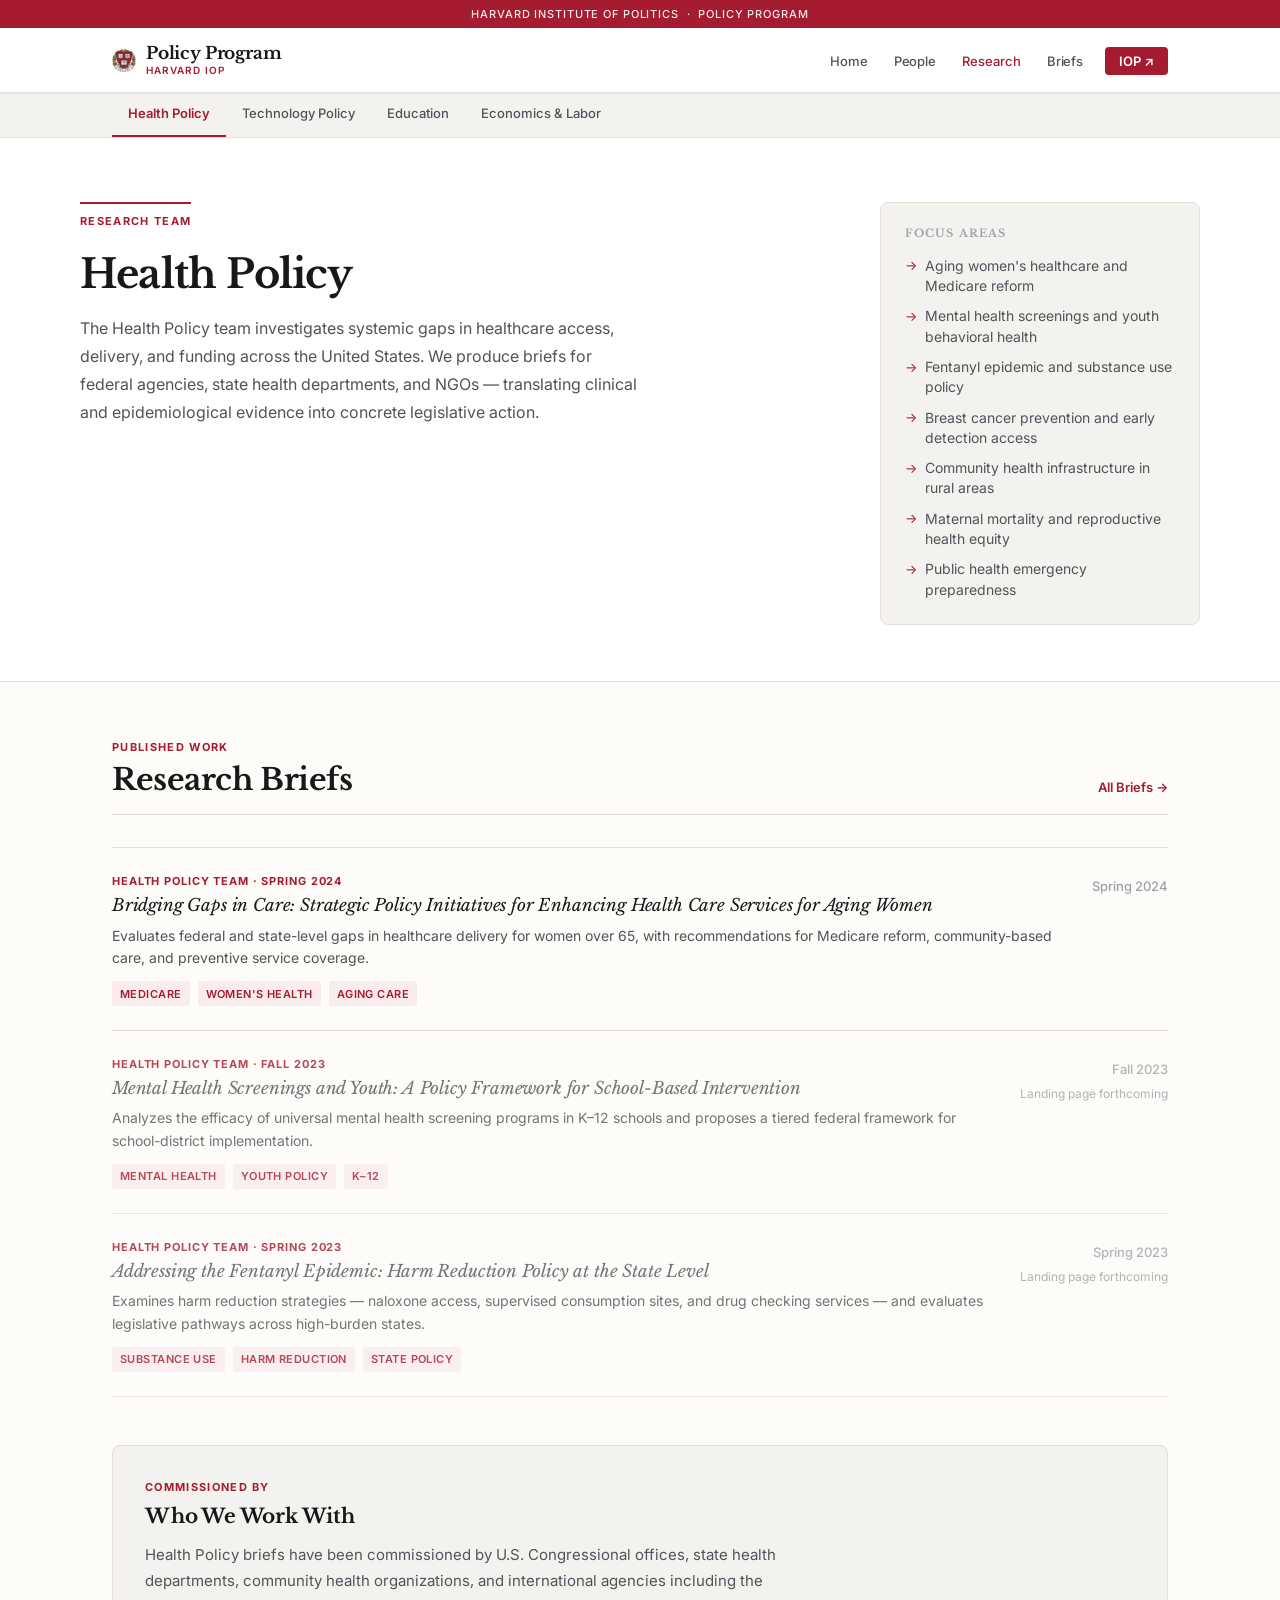
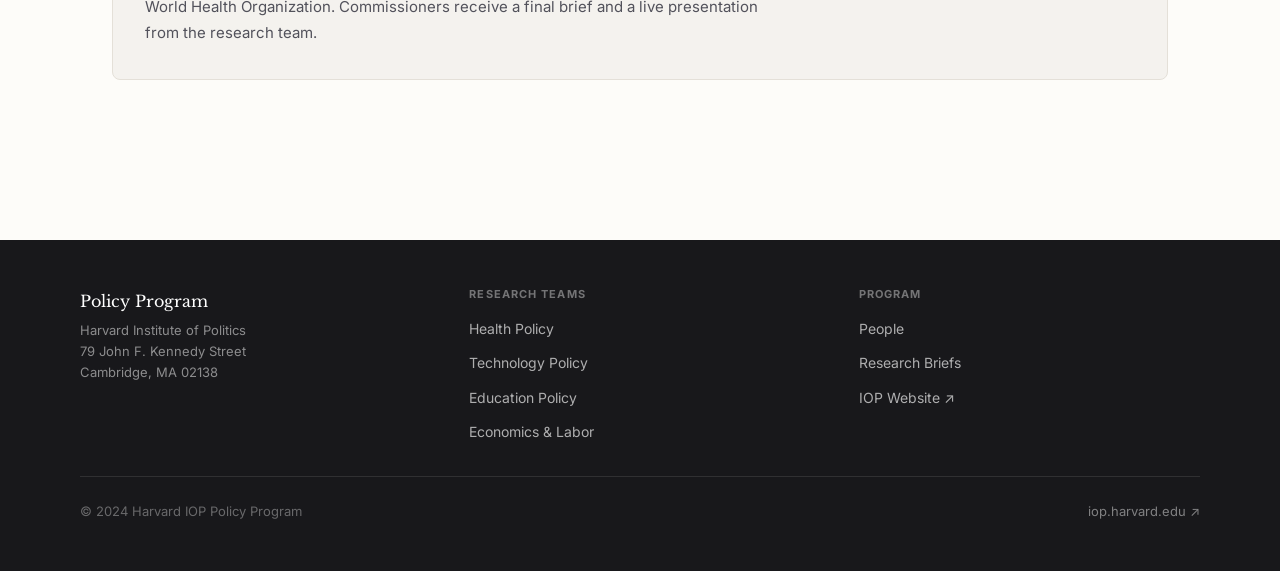
<file: teams/health.html>
<!DOCTYPE html>
<html lang="en">
<head>
  <meta charset="UTF-8" />
  <meta name="viewport" content="width=device-width, initial-scale=1.0" />
  <title>Health Policy Team — IOP Policy Program</title>
  <meta name="description" content="The Health Policy team produces evidence-based recommendations on public health, aging care, mental health, and epidemic response for federal and state legislators." />
  <link rel="stylesheet" href="../style.css" />
  <link rel="preconnect" href="https://fonts.googleapis.com" />
  <link rel="preconnect" href="https://fonts.gstatic.com" crossorigin />
</head>
<body>

<header class="site-header">
  <div class="top-bar">
    <a href="https://iop.harvard.edu/programs/policy-program" target="_blank" rel="noopener noreferrer">Harvard Institute of Politics</a>
    &nbsp;·&nbsp; Policy Program
  </div>
  <nav class="nav-inner">
    <a href="../index.html" class="nav-brand">
<img class="nav-shield" src="../assets/harvard-shield.png" alt="Harvard shield" width="24" height="24" style="object-fit:contain;">
      <div class="nav-brand-text">
        <span class="nav-brand-name">Policy Program</span>
        <span class="nav-brand-sub">Harvard IOP</span>
      </div>
    </a>
    <ul class="nav-links">
      <li><a href="../index.html">Home</a></li>
      <li><a href="../people.html">People</a></li>
      <li><a href="health.html" class="active">Research</a></li>
      <li><a href="../briefs/index.html">Briefs</a></li>
      <li><a href="https://iop.harvard.edu/programs/policy-program" target="_blank" rel="noopener noreferrer" class="nav-cta">IOP ↗</a></li>
    </ul>
  </nav>
</header>

<!-- Team nav strip -->
<div style="background: var(--bg-2); border-bottom: 1px solid var(--border);">
  <div style="max-width: var(--w); margin: 0 auto; padding: 0 2rem; display: flex; gap: 0; overflow-x: auto;">
    <a href="health.html" style="font-size:0.8125rem; font-weight:600; color:var(--crimson); padding:0.625rem 1rem; border-bottom:2px solid var(--crimson); white-space:nowrap; text-decoration:none;">Health Policy</a>
    <a href="tech-policy.html" style="font-size:0.8125rem; font-weight:500; color:var(--text-2); padding:0.625rem 1rem; border-bottom:2px solid transparent; white-space:nowrap; text-decoration:none;">Technology Policy</a>
    <a href="education.html" style="font-size:0.8125rem; font-weight:500; color:var(--text-2); padding:0.625rem 1rem; border-bottom:2px solid transparent; white-space:nowrap; text-decoration:none;">Education</a>
    <a href="economics.html" style="font-size:0.8125rem; font-weight:500; color:var(--text-2); padding:0.625rem 1rem; border-bottom:2px solid transparent; white-space:nowrap; text-decoration:none;">Economics &amp; Labor</a>
  </div>
</div>

<!-- Team Header -->
<div class="team-header">
  <div class="team-header-inner">
    <div>
      
      <div class="hero-kicker">Research Team</div>
      <h1>Health Policy</h1>
      <p>
        The Health Policy team investigates systemic gaps in healthcare access, delivery, and funding across the United States. We produce briefs for federal agencies, state health departments, and NGOs — translating clinical and epidemiological evidence into concrete legislative action.
      </p>
    </div>
    <div class="focus-areas">
      <h4>Focus Areas</h4>
      <ul>
        <li>Aging women's healthcare and Medicare reform</li>
        <li>Mental health screenings and youth behavioral health</li>
        <li>Fentanyl epidemic and substance use policy</li>
        <li>Breast cancer prevention and early detection access</li>
        <li>Community health infrastructure in rural areas</li>
        <li>Maternal mortality and reproductive health equity</li>
        <li>Public health emergency preparedness</li>
      </ul>
    </div>
  </div>
</div>

<!-- Briefs -->
<div style="max-width: var(--w); margin: 0 auto; padding: 3.5rem 2rem 5rem;">
  <div class="section-header">
    <div>
      <div class="section-kicker">Published Work</div>
      <h2>Research Briefs</h2>
    </div>
    <a href="../briefs/index.html" class="section-link">All Briefs →</a>
  </div>

  <div class="brief-list">

    <a href="../briefs/aging-womens-healthcare.html" class="brief-item">
      <div>
        <div class="brief-item-team text-crimson">Health Policy Team · Spring 2024</div>
        <h3>Bridging Gaps in Care: Strategic Policy Initiatives for Enhancing Health Care Services for Aging Women</h3>
        <p>Evaluates federal and state-level gaps in healthcare delivery for women over 65, with recommendations for Medicare reform, community-based care, and preventive service coverage.</p>
        <div style="margin-top: 0.75rem; display:flex; gap:0.5rem; flex-wrap:wrap;">
          <span class="tag">Medicare</span>
          <span class="tag">Women's Health</span>
          <span class="tag">Aging Care</span>
        </div>
      </div>
      <div class="brief-item-meta">
        <div class="brief-item-date">Spring 2024</div>
      </div>
    </a>

    <div class="brief-item" style="cursor:default; opacity:0.8;">
      <div>
        <div class="brief-item-team text-crimson">Health Policy Team · Fall 2023</div>
        <h3 style="color:var(--text-2);">Mental Health Screenings and Youth: A Policy Framework for School-Based Intervention</h3>
        <p>Analyzes the efficacy of universal mental health screening programs in K–12 schools and proposes a tiered federal framework for school-district implementation.</p>
        <div style="margin-top: 0.75rem; display:flex; gap:0.5rem; flex-wrap:wrap;">
          <span class="tag">Mental Health</span>
          <span class="tag">Youth Policy</span>
          <span class="tag">K–12</span>
        </div>
      </div>
      <div class="brief-item-meta">
        <div class="brief-item-date">Fall 2023</div>
        <div style="font-size:0.75rem; color:var(--text-3); margin-top:0.25rem;">Landing page forthcoming</div>
      </div>
    </div>

    <div class="brief-item" style="cursor:default; opacity:0.8;">
      <div>
        <div class="brief-item-team text-crimson">Health Policy Team · Spring 2023</div>
        <h3 style="color:var(--text-2);">Addressing the Fentanyl Epidemic: Harm Reduction Policy at the State Level</h3>
        <p>Examines harm reduction strategies — naloxone access, supervised consumption sites, and drug checking services — and evaluates legislative pathways across high-burden states.</p>
        <div style="margin-top: 0.75rem; display:flex; gap:0.5rem; flex-wrap:wrap;">
          <span class="tag">Substance Use</span>
          <span class="tag">Harm Reduction</span>
          <span class="tag">State Policy</span>
        </div>
      </div>
      <div class="brief-item-meta">
        <div class="brief-item-date">Spring 2023</div>
        <div style="font-size:0.75rem; color:var(--text-3); margin-top:0.25rem;">Landing page forthcoming</div>
      </div>
    </div>

  </div>

  <!-- Commissioner context -->
  <div style="margin-top: 3rem; background: var(--bg-2); border: 1px solid var(--border); border-radius: var(--r-lg); padding: 2rem;">
    <div class="section-kicker" style="margin-bottom:0.5rem;">Commissioned By</div>
    <h3 style="margin-bottom:0.875rem;">Who We Work With</h3>
    <p style="font-size:0.9375rem; max-width:640px;">
      Health Policy briefs have been commissioned by U.S. Congressional offices, state health departments, community health organizations, and international agencies including the World Health Organization. Commissioners receive a final brief and a live presentation from the research team.
    </p>
  </div>
</div>

<footer class="site-footer">
  <div class="footer-inner">
    <div class="footer-brand">
      <div class="footer-name">Policy Program</div>
      <p>Harvard Institute of Politics<br/>79 John F. Kennedy Street<br/>Cambridge, MA 02138</p>
    </div>
    <div class="footer-col">
      <h5>Research Teams</h5>
      <ul>
        <li><a href="health.html">Health Policy</a></li>
        <li><a href="tech-policy.html">Technology Policy</a></li>
        <li><a href="education.html">Education Policy</a></li>
        <li><a href="economics.html">Economics &amp; Labor</a></li>
      </ul>
    </div>
    <div class="footer-col">
      <h5>Program</h5>
      <ul>
        <li><a href="../people.html">People</a></li>
        <li><a href="../briefs/index.html">Research Briefs</a></li>
        <li><a href="https://iop.harvard.edu/programs/policy-program" target="_blank" rel="noopener noreferrer">IOP Website ↗</a></li>
      </ul>
    </div>
  </div>
  <div class="footer-bottom">
    <span>© 2024 Harvard IOP Policy Program</span>
    <a href="https://iop.harvard.edu" target="_blank" rel="noopener noreferrer">iop.harvard.edu ↗</a>
  </div>
</footer>

</body>
</html>
</file>
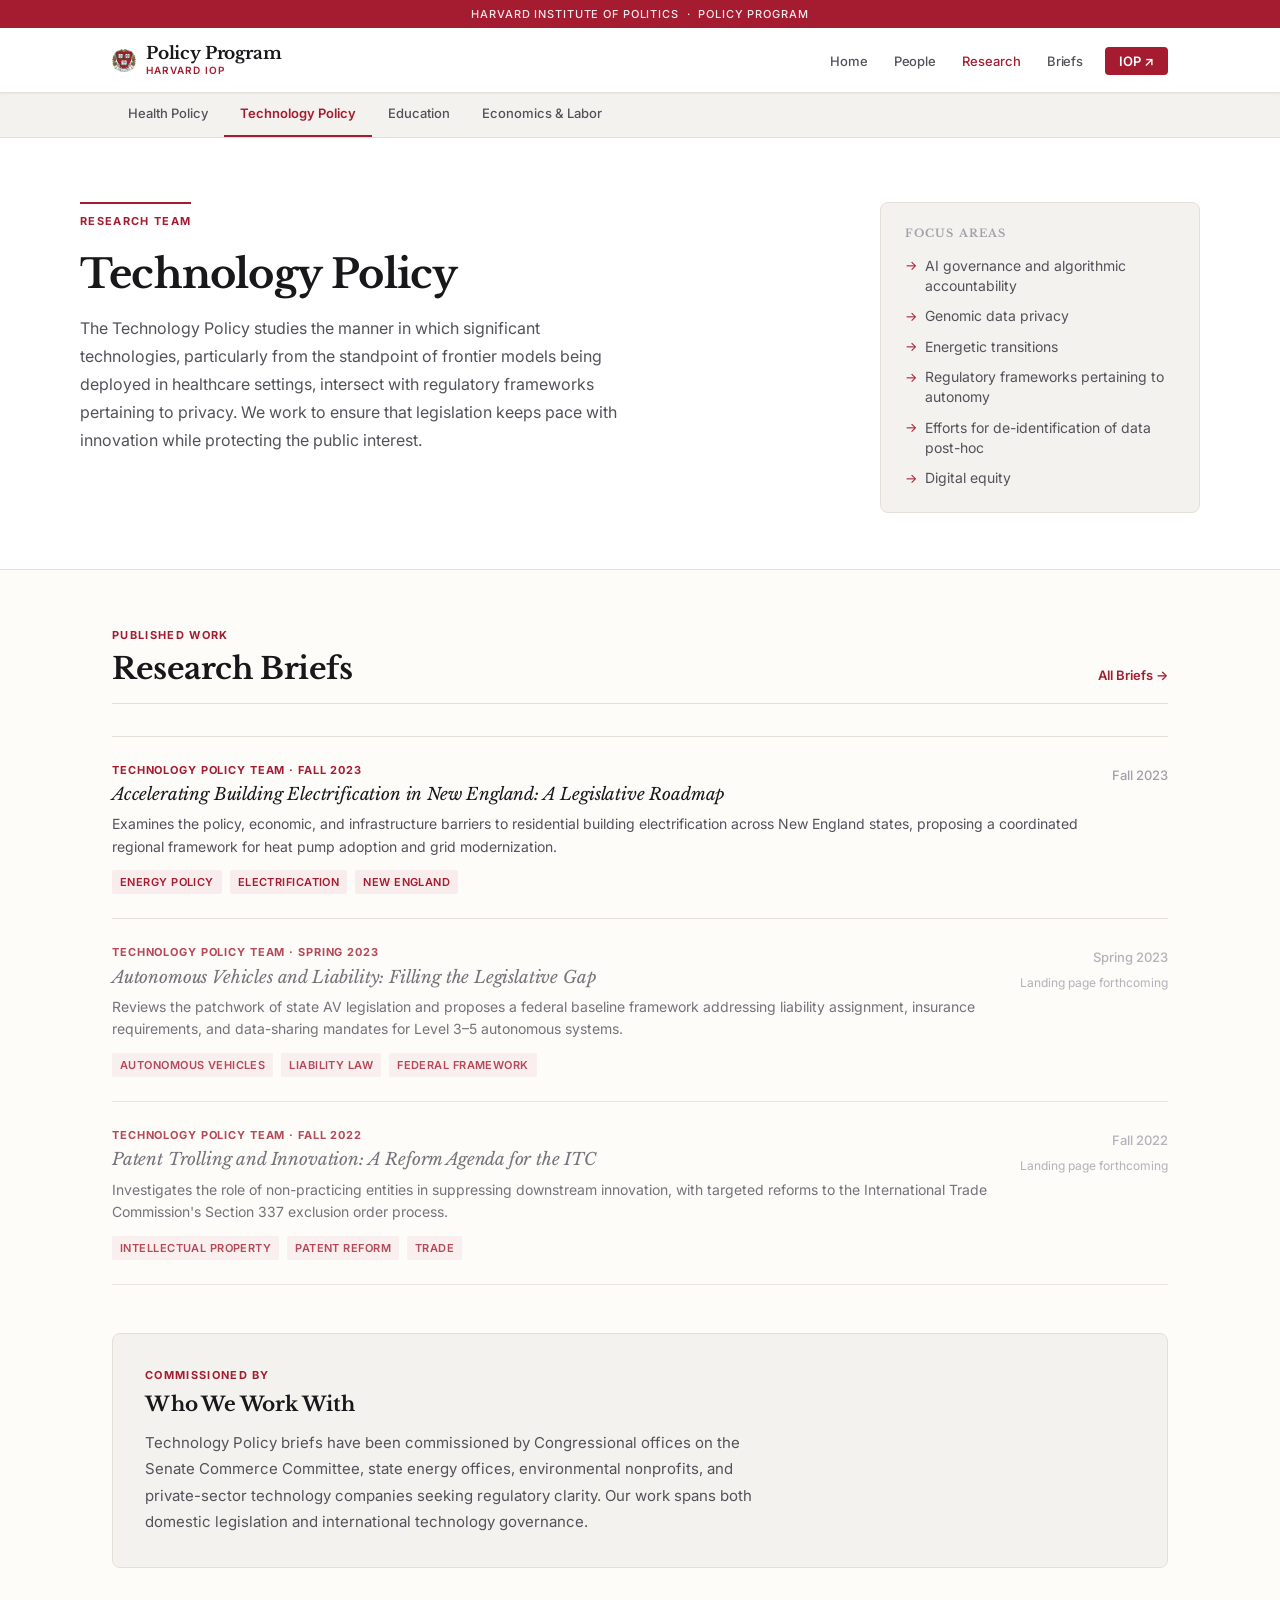
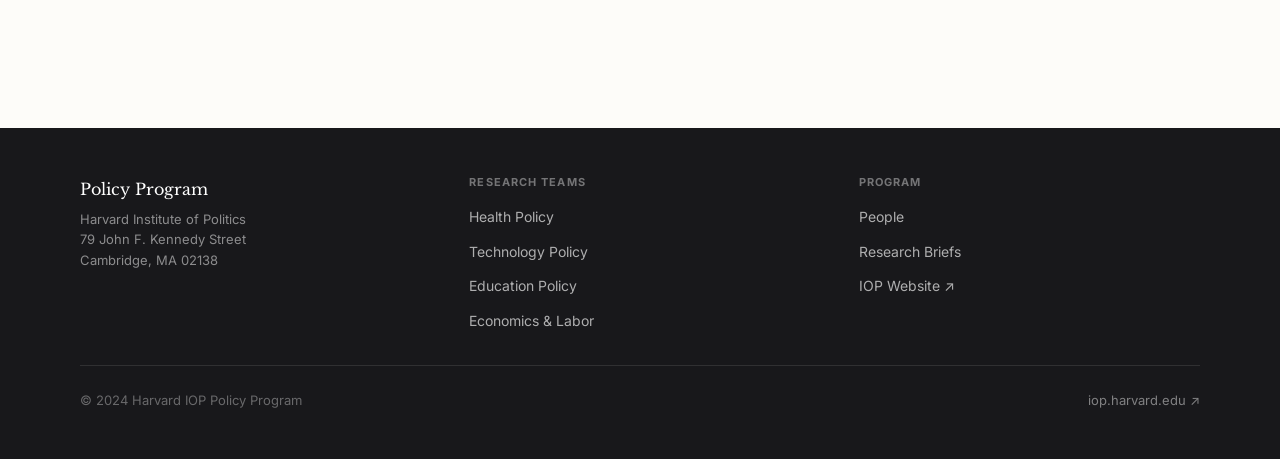
<file: teams/tech-policy.html>
<!DOCTYPE html>
<html lang="en">
<head>
  <meta charset="UTF-8" />
  <meta name="viewport" content="width=device-width, initial-scale=1.0" />
  <title>Technology Policy Team — IOP Policy Program</title>
  <meta name="description" content="The Technology Policy team examines AI governance, energy transition, patent reform, and autonomous systems — bridging emerging technology with legislative frameworks." />
  <link rel="stylesheet" href="../style.css" />
  <link rel="preconnect" href="https://fonts.googleapis.com" />
  <link rel="preconnect" href="https://fonts.gstatic.com" crossorigin />
</head>
<body>

<header class="site-header">
  <div class="top-bar">
    <a href="https://iop.harvard.edu/programs/policy-program" target="_blank" rel="noopener noreferrer">Harvard Institute of Politics</a>
    &nbsp;·&nbsp; Policy Program
  </div>
  <nav class="nav-inner">
    <a href="../index.html" class="nav-brand">
<img class="nav-shield" src="../assets/harvard-shield.png" alt="Harvard shield" width="24" height="24" style="object-fit:contain;">
      <div class="nav-brand-text">
        <span class="nav-brand-name">Policy Program</span>
        <span class="nav-brand-sub">Harvard IOP</span>
      </div>
    </a>
    <ul class="nav-links">
      <li><a href="../index.html">Home</a></li>
      <li><a href="../people.html">People</a></li>
      <li><a href="tech-policy.html" class="active">Research</a></li>
      <li><a href="../briefs/index.html">Briefs</a></li>
      <li><a href="https://iop.harvard.edu/programs/policy-program" target="_blank" rel="noopener noreferrer" class="nav-cta">IOP ↗</a></li>
    </ul>
  </nav>
</header>

<div style="background: var(--bg-2); border-bottom: 1px solid var(--border);">
  <div style="max-width: var(--w); margin: 0 auto; padding: 0 2rem; display: flex; gap: 0; overflow-x: auto;">
    <a href="health.html" style="font-size:0.8125rem; font-weight:500; color:var(--text-2); padding:0.625rem 1rem; border-bottom:2px solid transparent; white-space:nowrap; text-decoration:none;">Health Policy</a>
    <a href="tech-policy.html" style="font-size:0.8125rem; font-weight:600; color:var(--crimson); padding:0.625rem 1rem; border-bottom:2px solid var(--crimson); white-space:nowrap; text-decoration:none;">Technology Policy</a>
    <a href="education.html" style="font-size:0.8125rem; font-weight:500; color:var(--text-2); padding:0.625rem 1rem; border-bottom:2px solid transparent; white-space:nowrap; text-decoration:none;">Education</a>
    <a href="economics.html" style="font-size:0.8125rem; font-weight:500; color:var(--text-2); padding:0.625rem 1rem; border-bottom:2px solid transparent; white-space:nowrap; text-decoration:none;">Economics &amp; Labor</a>
  </div>
</div>

<div class="team-header">
  <div class="team-header-inner">
    <div>
      
      <div class="hero-kicker">Research Team</div>
      <h1>Technology Policy</h1>
      <p>
        The Technology Policy studies the manner in which significant technologies, particularly from the standpoint of frontier models being deployed in healthcare settings, intersect with regulatory frameworks pertaining to privacy. We work to ensure that legislation keeps pace with innovation while protecting the public interest.
      </p>
    </div>
    <div class="focus-areas">
      <h4>Focus Areas</h4>
      <ul>
        <li>AI governance and algorithmic accountability</li>
        <li>Genomic data privacy</li>
        <li>Energetic transitions</li>
        <li>Regulatory frameworks pertaining to autonomy</li>
        <li>Efforts for de-identification of data post-hoc</li>
        <li>Digital equity</li>
      </ul>
    </div>
  </div>
</div>

<div style="max-width: var(--w); margin: 0 auto; padding: 3.5rem 2rem 5rem;">
  <div class="section-header">
    <div>
      <div class="section-kicker">Published Work</div>
      <h2>Research Briefs</h2>
    </div>
    <a href="../briefs/index.html" class="section-link">All Briefs →</a>
  </div>

  <div class="brief-list">

    <a href="../briefs/building-electrification.html" class="brief-item">
      <div>
        <div class="brief-item-team text-crimson">Technology Policy Team · Fall 2023</div>
        <h3>Accelerating Building Electrification in New England: A Legislative Roadmap</h3>
        <p>Examines the policy, economic, and infrastructure barriers to residential building electrification across New England states, proposing a coordinated regional framework for heat pump adoption and grid modernization.</p>
        <div style="margin-top:0.75rem; display:flex; gap:0.5rem; flex-wrap:wrap;">
          <span class="tag">Energy Policy</span>
          <span class="tag">Electrification</span>
          <span class="tag">New England</span>
        </div>
      </div>
      <div class="brief-item-meta">
        <div class="brief-item-date">Fall 2023</div>
      </div>
    </a>

    <div class="brief-item" style="cursor:default; opacity:0.8;">
      <div>
        <div class="brief-item-team text-crimson">Technology Policy Team · Spring 2023</div>
        <h3 style="color:var(--text-2);">Autonomous Vehicles and Liability: Filling the Legislative Gap</h3>
        <p>Reviews the patchwork of state AV legislation and proposes a federal baseline framework addressing liability assignment, insurance requirements, and data-sharing mandates for Level 3–5 autonomous systems.</p>
        <div style="margin-top:0.75rem; display:flex; gap:0.5rem; flex-wrap:wrap;">
          <span class="tag">Autonomous Vehicles</span>
          <span class="tag">Liability Law</span>
          <span class="tag">Federal Framework</span>
        </div>
      </div>
      <div class="brief-item-meta">
        <div class="brief-item-date">Spring 2023</div>
        <div style="font-size:0.75rem; color:var(--text-3); margin-top:0.25rem;">Landing page forthcoming</div>
      </div>
    </div>

    <div class="brief-item" style="cursor:default; opacity:0.8;">
      <div>
        <div class="brief-item-team text-crimson">Technology Policy Team · Fall 2022</div>
        <h3 style="color:var(--text-2);">Patent Trolling and Innovation: A Reform Agenda for the ITC</h3>
        <p>Investigates the role of non-practicing entities in suppressing downstream innovation, with targeted reforms to the International Trade Commission's Section 337 exclusion order process.</p>
        <div style="margin-top:0.75rem; display:flex; gap:0.5rem; flex-wrap:wrap;">
          <span class="tag">Intellectual Property</span>
          <span class="tag">Patent Reform</span>
          <span class="tag">Trade</span>
        </div>
      </div>
      <div class="brief-item-meta">
        <div class="brief-item-date">Fall 2022</div>
        <div style="font-size:0.75rem; color:var(--text-3); margin-top:0.25rem;">Landing page forthcoming</div>
      </div>
    </div>

  </div>

  <div style="margin-top: 3rem; background: var(--bg-2); border: 1px solid var(--border); border-radius: var(--r-lg); padding: 2rem;">
    <div class="section-kicker" style="margin-bottom:0.5rem;">Commissioned By</div>
    <h3 style="margin-bottom:0.875rem;">Who We Work With</h3>
    <p style="font-size:0.9375rem; max-width:640px;">
      Technology Policy briefs have been commissioned by Congressional offices on the Senate Commerce Committee, state energy offices, environmental nonprofits, and private-sector technology companies seeking regulatory clarity. Our work spans both domestic legislation and international technology governance.
    </p>
  </div>
</div>

<footer class="site-footer">
  <div class="footer-inner">
    <div class="footer-brand">
      <div class="footer-name">Policy Program</div>
      <p>Harvard Institute of Politics<br/>79 John F. Kennedy Street<br/>Cambridge, MA 02138</p>
    </div>
    <div class="footer-col">
      <h5>Research Teams</h5>
      <ul>
        <li><a href="health.html">Health Policy</a></li>
        <li><a href="tech-policy.html">Technology Policy</a></li>
        <li><a href="education.html">Education Policy</a></li>
        <li><a href="economics.html">Economics &amp; Labor</a></li>
      </ul>
    </div>
    <div class="footer-col">
      <h5>Program</h5>
      <ul>
        <li><a href="../people.html">People</a></li>
        <li><a href="../briefs/index.html">Research Briefs</a></li>
        <li><a href="https://iop.harvard.edu/programs/policy-program" target="_blank" rel="noopener noreferrer">IOP Website ↗</a></li>
      </ul>
    </div>
  </div>
  <div class="footer-bottom">
    <span>© 2024 Harvard IOP Policy Program</span>
    <a href="https://iop.harvard.edu" target="_blank" rel="noopener noreferrer">iop.harvard.edu ↗</a>
  </div>
</footer>

</body>
</html>
</file>
<file: style.css>
/* Harvard IOP Policy Program */
@import url('https://fonts.googleapis.com/css2?family=Libre+Baskerville:ital,wght@0,400;0,700;1,400&family=Inter:wght@300;400;500;600;700&display=swap');

/* ── Tokens ─────────────────────────────────────────────── */
:root {
  --crimson:       #A51C30;
  --crimson-dark:  #861524;
  --crimson-pale:  #F9ECED;
  --crimson-mid:   #C8384B;

  --text:          #18181B;
  --text-2:        #52525B;
  --text-3:        #A1A1AA;

  --bg:            #FDFCF9;
  --bg-2:          #F4F2EE;
  --bg-3:          #ECEAE4;

  --white:         #FFFFFF;
  --border:        #E4E0D8;
  --border-2:      #CCC8BF;

  --shadow-sm:  0 1px 2px rgba(0,0,0,0.05);
  --shadow:     0 1px 4px rgba(0,0,0,0.07), 0 1px 2px rgba(0,0,0,0.04);
  --shadow-md:  0 4px 16px rgba(0,0,0,0.09), 0 2px 4px rgba(0,0,0,0.05);
  --shadow-lg:  0 8px 32px rgba(0,0,0,0.10), 0 4px 8px rgba(0,0,0,0.06);

  --r:    4px;
  --r-sm: 2px;
  --r-lg: 8px;

  --w: 1120px;
  --nav-h: 64px;
}

/* ── Reset ───────────────────────────────────────────────── */
*, *::before, *::after { box-sizing: border-box; margin: 0; padding: 0; }

html { font-size: 16px; scroll-behavior: smooth; }

body {
  font-family: 'Inter', -apple-system, BlinkMacSystemFont, 'Segoe UI', sans-serif;
  color: var(--text);
  background: var(--bg);
  line-height: 1.65;
  -webkit-font-smoothing: antialiased;
  -moz-osx-font-smoothing: grayscale;
}

img { display: block; max-width: 100%; }
ul, ol { list-style: none; }
button { cursor: pointer; }

/* ── Typography ──────────────────────────────────────────── */
h1, h2, h3, h4, h5 {
  font-family: 'Libre Baskerville', Georgia, 'Times New Roman', serif;
  line-height: 1.2;
  color: var(--text);
}

h1 { font-size: clamp(1.75rem, 4vw, 2.5rem); letter-spacing: -0.02em; }
h2 { font-size: clamp(1.375rem, 3vw, 1.875rem); letter-spacing: -0.015em; }
h3 { font-size: 1.25rem; letter-spacing: -0.01em; }
h4 { font-size: 1rem; font-weight: 700; }

p { color: var(--text-2); line-height: 1.75; }

a {
  color: var(--crimson);
  text-decoration: none;
  transition: color 0.15s;
}
a:hover { color: var(--crimson-dark); text-decoration: underline; text-decoration-thickness: 1px; text-underline-offset: 2px; }

/* ── Nav ─────────────────────────────────────────────────── */
.site-header {
  position: sticky;
  top: 0;
  z-index: 200;
  background: var(--white);
  border-bottom: 1px solid var(--border);
  box-shadow: var(--shadow-sm);
}

.top-bar {
  background: var(--crimson);
  padding: 5px 0;
  text-align: center;
  font-size: 0.6875rem;
  font-weight: 500;
  letter-spacing: 0.08em;
  text-transform: uppercase;
  color: rgba(255,255,255,0.9);
}

.top-bar a {
  color: rgba(255,255,255,0.9);
  text-decoration: none;
}
.top-bar a:hover { color: #fff; text-decoration: underline; }

.nav-inner {
  max-width: var(--w);
  margin: 0 auto;
  padding: 0 2rem;
  height: var(--nav-h);
  display: flex;
  align-items: center;
  justify-content: space-between;
  gap: 1rem;
}

.nav-brand {
  display: flex;
  flex-direction: row;
  align-items: center;
  gap: 0.625rem;
  line-height: 1;
  text-decoration: none;
  flex-shrink: 0;
}
.nav-brand:hover { text-decoration: none; }

.nav-shield { flex-shrink: 0; }

.nav-brand-text {
  display: flex;
  flex-direction: column;
}

.nav-brand-name {
  font-family: 'Libre Baskerville', Georgia, serif;
  font-size: 1.0625rem;
  font-weight: 700;
  color: var(--text);
  letter-spacing: -0.01em;
}

.nav-brand-sub {
  font-size: 0.625rem;
  font-weight: 600;
  letter-spacing: 0.1em;
  text-transform: uppercase;
  color: var(--crimson);
  margin-top: 3px;
}

/* ── Maze animation ──────────────────────────────────────── */
.hero-maze-wrap {
  margin-bottom: 1.75rem;
}

@keyframes maze-draw {
  from { stroke-dashoffset: 242; }
  to   { stroke-dashoffset: 0; }
}

.maze-path {
  animation: maze-draw 2.8s ease-in-out alternate infinite;
}

/* ── Hero identity block ─────────────────────────────────── */
.hero-identity {
  display: flex;
  align-items: center;
  gap: 0.875rem;
  padding-bottom: 1.25rem;
  margin-bottom: 0.25rem;
  border-bottom: 1px solid var(--border);
}

.hero-identity-org {
  font-size: 0.75rem;
  font-weight: 600;
  color: var(--text-2);
  letter-spacing: 0.01em;
  font-family: 'Inter', sans-serif;
  margin-bottom: 0.2rem;
}

.hero-identity-prog {
  font-size: 0.6875rem;
  font-weight: 700;
  letter-spacing: 0.1em;
  text-transform: uppercase;
  color: var(--crimson);
  font-family: 'Inter', sans-serif;
}

.nav-links {
  display: flex;
  align-items: center;
  gap: 0.125rem;
}

.nav-links a {
  font-size: 0.8125rem;
  font-weight: 500;
  color: var(--text-2);
  text-decoration: none;
  padding: 0.375rem 0.75rem;
  border-radius: var(--r);
  transition: color 0.15s, background 0.15s;
  white-space: nowrap;
  letter-spacing: -0.005em;
}
.nav-links a:hover { color: var(--text); background: var(--bg-2); text-decoration: none; }
.nav-links a.active { color: var(--crimson); }

.nav-links .nav-cta {
  background: var(--crimson);
  color: white;
  border-radius: var(--r);
  padding: 0.375rem 0.875rem;
  font-size: 0.8125rem;
  font-weight: 600;
  margin-left: 0.5rem;
}
.nav-links .nav-cta:hover { background: var(--crimson-dark); color: white; }

/* ── Page Shell ──────────────────────────────────────────── */
.page-wrap {
  max-width: var(--w);
  margin: 0 auto;
  padding: 0 2rem;
}

/* ── Hero ────────────────────────────────────────────────── */
.hero {
  padding: 5rem 2rem 4.5rem;
  max-width: var(--w);
  margin: 0 auto;
  display: grid;
  grid-template-columns: 1fr 340px;
  gap: 5rem;
  align-items: start;
}

.hero-kicker {
  display: inline-block;
  font-size: 0.6875rem;
  font-weight: 700;
  letter-spacing: 0.12em;
  text-transform: uppercase;
  color: var(--crimson);
  border-top: 2px solid var(--crimson);
  padding-top: 0.5rem;
  margin-bottom: 1.25rem;
}

.hero h1 {
  margin-bottom: 1.25rem;
  font-style: italic;
  font-size: clamp(2rem, 4.5vw, 3rem);
}

.hero h1 em { font-style: normal; color: var(--crimson); }

.hero p {
  font-size: 1.0625rem;
  line-height: 1.75;
  color: var(--text-2);
  margin-bottom: 2rem;
  max-width: 480px;
}

.hero-actions { display: flex; gap: 0.75rem; flex-wrap: wrap; }

.btn-primary {
  display: inline-flex;
  align-items: center;
  gap: 0.4rem;
  background: var(--crimson);
  color: white;
  font-size: 0.875rem;
  font-weight: 600;
  padding: 0.625rem 1.25rem;
  border-radius: var(--r);
  text-decoration: none;
  transition: background 0.15s, box-shadow 0.15s;
  letter-spacing: -0.005em;
  white-space: nowrap;
}
.btn-primary:hover { background: var(--crimson-dark); color: white; text-decoration: none; box-shadow: var(--shadow-md); }

.btn-secondary {
  display: inline-flex;
  align-items: center;
  gap: 0.4rem;
  background: transparent;
  color: var(--text);
  font-size: 0.875rem;
  font-weight: 500;
  padding: 0.625rem 1.25rem;
  border-radius: var(--r);
  border: 1px solid var(--border-2);
  text-decoration: none;
  transition: border-color 0.15s, background 0.15s;
  letter-spacing: -0.005em;
  white-space: nowrap;
}
.btn-secondary:hover { border-color: var(--text-3); background: var(--bg-2); color: var(--text); text-decoration: none; }

/* ── Program card (hero right column) ───────────────────── */
.hero-right-col {
  display: flex;
  flex-direction: column;
  gap: 1.5rem;
  padding-top: 0.75rem;
}

.program-card {
  border-top: 2px solid var(--crimson);
  padding-top: 1.25rem;
}

.program-card-label {
  font-size: 0.6875rem;
  font-weight: 700;
  letter-spacing: 0.12em;
  text-transform: uppercase;
  color: var(--text-3);
  margin-bottom: 1rem;
  font-family: 'Inter', -apple-system, sans-serif;
}

.program-facts {
  width: 100%;
  border-collapse: collapse;
}

.program-facts td {
  padding: 0.6rem 0;
  border-bottom: 1px solid var(--border);
  font-size: 0.9375rem;
  font-family: 'Inter', -apple-system, sans-serif;
  vertical-align: baseline;
}

.program-facts td:first-child {
  color: var(--text-2);
  font-weight: 400;
}

.program-facts td:last-child {
  color: var(--text);
  font-weight: 600;
  text-align: right;
  font-family: 'Libre Baskerville', Georgia, serif;
  font-size: 0.9375rem;
}

.program-card-caption {
  margin-top: 1rem;
  font-size: 0.8125rem;
  color: var(--text-3);
  line-height: 1.65;
  font-style: italic;
  font-family: 'Libre Baskerville', Georgia, serif;
}

.program-latest {
  border: 1px solid var(--border);
  border-radius: var(--r);
  overflow: hidden;
}

.program-latest-label {
  background: var(--bg-2);
  border-bottom: 1px solid var(--border);
  padding: 0.5rem 1rem;
  font-size: 0.6875rem;
  font-weight: 700;
  letter-spacing: 0.1em;
  text-transform: uppercase;
  color: var(--text-3);
  font-family: 'Inter', -apple-system, sans-serif;
}

.program-latest-link {
  display: block;
  padding: 1rem;
  text-decoration: none;
  transition: background 0.15s;
}
.program-latest-link:hover { background: var(--bg); text-decoration: none; }

.program-latest-team {
  display: block;
  font-size: 0.6875rem;
  font-weight: 700;
  letter-spacing: 0.07em;
  text-transform: uppercase;
  color: var(--crimson);
  margin-bottom: 0.375rem;
  font-family: 'Inter', -apple-system, sans-serif;
}

.program-latest-title {
  display: block;
  font-size: 0.875rem;
  color: var(--text);
  line-height: 1.5;
  font-family: 'Libre Baskerville', Georgia, serif;
  font-style: italic;
}

/* ── IOP mark ────────────────────────────────────────────── */
.iop-mark {
  display: flex;
  align-items: center;
  gap: 0.625rem;
  padding: 0.875rem 1rem;
  border: 1px solid var(--border);
  border-radius: var(--r);
  background: var(--bg-2);
}

.iop-mark svg { flex-shrink: 0; opacity: 0.55; }

.iop-mark-text {
  font-size: 0.75rem;
  color: var(--text-3);
  line-height: 1.45;
  font-family: 'Inter', -apple-system, sans-serif;
  font-weight: 500;
}

.iop-mark-text strong {
  display: block;
  color: var(--text-2);
  font-weight: 600;
  margin-bottom: 0.125rem;
}

/* ── Section Headers ─────────────────────────────────────── */
.section-header {
  display: flex;
  align-items: flex-end;
  justify-content: space-between;
  margin-bottom: 2rem;
  padding-bottom: 1rem;
  border-bottom: 1px solid var(--border);
}

.section-kicker {
  font-size: 0.6875rem;
  font-weight: 700;
  letter-spacing: 0.12em;
  text-transform: uppercase;
  color: var(--crimson);
  margin-bottom: 0.375rem;
}

.section-header h2 { margin-bottom: 0; }

.section-link {
  font-size: 0.8125rem;
  font-weight: 600;
  color: var(--crimson);
  white-space: nowrap;
  margin-left: 1rem;
  flex-shrink: 0;
}

/* ── Dividers & Bands ────────────────────────────────────── */
.band {
  background: var(--bg-2);
  border-top: 1px solid var(--border);
  border-bottom: 1px solid var(--border);
  padding: 4rem 2rem;
}

.band-inner {
  max-width: var(--w);
  margin: 0 auto;
}

.band-crimson {
  background: var(--crimson);
  padding: 3rem 2rem;
  text-align: center;
}

.band-crimson p {
  font-family: 'Libre Baskerville', Georgia, serif;
  font-size: clamp(1.125rem, 2.5vw, 1.5rem);
  font-style: italic;
  color: rgba(255,255,255,0.95);
  max-width: 700px;
  margin: 0 auto 1rem;
  line-height: 1.6;
}

.band-crimson span {
  font-size: 0.75rem;
  font-weight: 600;
  letter-spacing: 0.08em;
  text-transform: uppercase;
  color: rgba(255,255,255,0.6);
}

/* ── Team Cards ──────────────────────────────────────────── */
.teams-grid {
  display: grid;
  grid-template-columns: repeat(2, 1fr);
  gap: 1px;
  background: var(--border);
  border: 1px solid var(--border);
  border-radius: var(--r-lg);
  overflow: hidden;
  box-shadow: var(--shadow);
}

.team-card {
  background: var(--white);
  padding: 2rem;
  text-decoration: none;
  display: block;
  transition: background 0.15s;
  position: relative;
}

.team-card:hover {
  background: var(--bg);
  text-decoration: none;
}

.team-card h3 {
  font-size: 1.0625rem;
  margin-bottom: 0.5rem;
  color: var(--text);
}

.team-card p {
  font-size: 0.875rem;
  line-height: 1.6;
  margin-bottom: 1rem;
  color: var(--text-2);
}

.team-card-tags {
  display: flex;
  flex-wrap: wrap;
  gap: 0.375rem;
}

.tag {
  font-size: 0.6875rem;
  font-weight: 600;
  letter-spacing: 0.04em;
  color: var(--crimson);
  background: var(--crimson-pale);
  padding: 0.2rem 0.5rem;
  border-radius: 2px;
  text-transform: uppercase;
}

.tag-neutral {
  color: var(--text-2);
  background: var(--bg-2);
}

.team-card-arrow {
  position: absolute;
  top: 2rem;
  right: 2rem;
  font-size: 1rem;
  color: var(--text-3);
  transition: transform 0.15s, color 0.15s;
}

.team-card:hover .team-card-arrow {
  transform: translateX(3px);
  color: var(--crimson);
}

/* ── Leadership ──────────────────────────────────────────── */
.leadership-grid {
  display: grid;
  grid-template-columns: repeat(2, 1fr);
  gap: 2rem;
}

.leader-card {
  background: var(--white);
  border: 1px solid var(--border);
  border-radius: var(--r-lg);
  overflow: hidden;
  box-shadow: var(--shadow);
  display: flex;
  flex-direction: column;
}

.leader-photo {
  width: 100%;
  aspect-ratio: 3/2;
  object-fit: cover;
  object-position: center top;
  background: var(--bg-2);
}

.leader-photo-placeholder {
  width: 100%;
  aspect-ratio: 3/2;
  background: var(--bg-2);
  display: flex;
  align-items: center;
  justify-content: center;
  color: var(--text-3);
  font-size: 3rem;
}

.leader-body {
  padding: 1.5rem;
  flex: 1;
}

.leader-role {
  font-size: 0.6875rem;
  font-weight: 700;
  letter-spacing: 0.1em;
  text-transform: uppercase;
  color: var(--crimson);
  margin-bottom: 0.375rem;
}

.leader-body h3 {
  font-size: 1.25rem;
  margin-bottom: 0.5rem;
  color: var(--text);
}

.leader-class {
  font-size: 0.8125rem;
  color: var(--text-3);
  margin-bottom: 0.875rem;
  font-weight: 500;
}

.leader-body p {
  font-size: 0.875rem;
  line-height: 1.65;
  color: var(--text-2);
}

/* ── Brief List ──────────────────────────────────────────── */
.brief-list {
  display: flex;
  flex-direction: column;
}

.brief-item {
  display: grid;
  grid-template-columns: 1fr auto;
  gap: 1.5rem;
  align-items: start;
  padding: 1.5rem 0;
  border-bottom: 1px solid var(--border);
  text-decoration: none;
  transition: opacity 0.15s;
}

.brief-item:first-child { border-top: 1px solid var(--border); }
.brief-item:hover { opacity: 0.8; text-decoration: none; }

.brief-item-team {
  font-size: 0.6875rem;
  font-weight: 700;
  letter-spacing: 0.08em;
  text-transform: uppercase;
  margin-bottom: 0.375rem;
}

.brief-item h3 {
  font-size: 1.0625rem;
  color: var(--text);
  margin-bottom: 0.5rem;
  transition: color 0.15s;
  font-family: 'Libre Baskerville', Georgia, serif;
  font-weight: 400;
  font-style: italic;
}

.brief-item:hover h3 { color: var(--crimson); }

.brief-item p {
  font-size: 0.875rem;
  color: var(--text-2);
  line-height: 1.6;
}

.brief-item-meta {
  text-align: right;
  flex-shrink: 0;
  padding-top: 0.25rem;
}

.brief-item-date {
  font-size: 0.8125rem;
  color: var(--text-3);
  font-weight: 500;
  white-space: nowrap;
}

/* ── Brief Landing Page ──────────────────────────────────── */
.brief-header {
  padding: 3.5rem 2rem 3rem;
  max-width: var(--w);
  margin: 0 auto;
  border-bottom: 1px solid var(--border);
}

.breadcrumb {
  display: flex;
  align-items: center;
  gap: 0.5rem;
  margin-bottom: 1.75rem;
  font-size: 0.8125rem;
  color: var(--text-3);
}

.breadcrumb a { color: var(--text-3); text-decoration: none; font-weight: 500; }
.breadcrumb a:hover { color: var(--crimson); text-decoration: none; }
.breadcrumb-sep { color: var(--border-2); }

.brief-header-team {
  font-size: 0.6875rem;
  font-weight: 700;
  letter-spacing: 0.12em;
  text-transform: uppercase;
  color: var(--crimson);
  border-top: 2px solid var(--crimson);
  padding-top: 0.5rem;
  display: inline-block;
  margin-bottom: 1rem;
}

.brief-header h1 {
  font-style: italic;
  font-size: clamp(1.5rem, 3.5vw, 2.25rem);
  max-width: 760px;
  margin-bottom: 1.5rem;
  line-height: 1.3;
}

.brief-meta-row {
  display: flex;
  flex-wrap: wrap;
  gap: 1.5rem 2.5rem;
}

.brief-meta-item label {
  display: block;
  font-size: 0.6875rem;
  font-weight: 700;
  letter-spacing: 0.08em;
  text-transform: uppercase;
  color: var(--text-3);
  margin-bottom: 0.25rem;
}

.brief-meta-item span {
  font-size: 0.875rem;
  color: var(--text-2);
  font-weight: 500;
}

.brief-doi {
  font-family: 'Courier New', monospace;
  font-size: 0.8125rem;
  color: var(--crimson);
  font-weight: 400;
}

.brief-body {
  max-width: var(--w);
  margin: 0 auto;
  padding: 3rem 2rem 5rem;
  display: grid;
  grid-template-columns: 1fr 280px;
  gap: 4rem;
  align-items: start;
}

.brief-content h2 {
  font-size: 1.125rem;
  margin-top: 2.5rem;
  margin-bottom: 0.875rem;
  padding-bottom: 0.5rem;
  border-bottom: 1px solid var(--border);
  color: var(--text);
}

.brief-content h2:first-child { margin-top: 0; }

.brief-content p {
  font-size: 0.9375rem;
  line-height: 1.8;
  color: var(--text-2);
  margin-bottom: 1rem;
}

.keyword-list {
  display: flex;
  flex-wrap: wrap;
  gap: 0.5rem;
  margin-top: 0.5rem;
}

.citation-block {
  background: var(--bg-2);
  border-left: 3px solid var(--border-2);
  padding: 1rem 1.25rem;
  border-radius: 0 var(--r) var(--r) 0;
  margin-top: 0.5rem;
}

.citation-block p {
  font-size: 0.8125rem;
  line-height: 1.65;
  color: var(--text-2);
  font-family: 'Georgia', serif;
  font-style: italic;
}

.brief-sidebar {
  position: sticky;
  top: calc(var(--nav-h) + 2rem);
}

.sidebar-card {
  background: var(--white);
  border: 1px solid var(--border);
  border-radius: var(--r-lg);
  padding: 1.5rem;
  box-shadow: var(--shadow);
  margin-bottom: 1.25rem;
}

.sidebar-card h4 {
  font-size: 0.6875rem;
  font-weight: 700;
  letter-spacing: 0.1em;
  text-transform: uppercase;
  color: var(--text-3);
  margin-bottom: 1rem;
}

.sidebar-card p {
  font-size: 0.875rem;
  color: var(--text-2);
  margin-bottom: 0.75rem;
  line-height: 1.55;
}

.sidebar-card p:last-child { margin-bottom: 0; }

.sidebar-card .doi-link {
  font-family: 'Courier New', monospace;
  font-size: 0.75rem;
  word-break: break-all;
  display: block;
  padding: 0.5rem 0.625rem;
  background: var(--bg-2);
  border-radius: var(--r-sm);
  border: 1px solid var(--border);
  color: var(--crimson);
  transition: background 0.15s;
  margin-top: 0.5rem;
}
.sidebar-card .doi-link:hover { background: var(--crimson-pale); text-decoration: none; }

.download-btn {
  display: flex;
  align-items: center;
  justify-content: center;
  gap: 0.5rem;
  width: 100%;
  background: var(--crimson);
  color: white;
  font-size: 0.875rem;
  font-weight: 600;
  padding: 0.75rem 1rem;
  border-radius: var(--r);
  text-decoration: none;
  transition: background 0.15s;
  letter-spacing: -0.005em;
  margin-bottom: 0.75rem;
}
.download-btn:hover { background: var(--crimson-dark); color: white; text-decoration: none; }

.open-access-badge {
  display: inline-flex;
  align-items: center;
  gap: 0.375rem;
  font-size: 0.6875rem;
  font-weight: 600;
  color: #16A34A;
  background: #F0FDF4;
  border: 1px solid #BBF7D0;
  padding: 0.25rem 0.5rem;
  border-radius: 2px;
  letter-spacing: 0.04em;
  text-transform: uppercase;
}

/* ── Team Landing Page ───────────────────────────────────── */
.team-header {
  background: var(--white);
  border-bottom: 1px solid var(--border);
  padding: 4rem 2rem 3.5rem;
}

.team-header-inner {
  max-width: var(--w);
  margin: 0 auto;
  display: grid;
  grid-template-columns: 1fr 320px;
  gap: 4rem;
  align-items: start;
}

.team-header h1 {
  font-size: clamp(1.75rem, 4vw, 2.5rem);
  margin-bottom: 1rem;
}

.team-header p {
  font-size: 1rem;
  line-height: 1.75;
  color: var(--text-2);
  max-width: 560px;
}

.focus-areas {
  background: var(--bg-2);
  border: 1px solid var(--border);
  border-radius: var(--r-lg);
  padding: 1.5rem;
}

.focus-areas h4 {
  font-size: 0.6875rem;
  font-weight: 700;
  letter-spacing: 0.1em;
  text-transform: uppercase;
  color: var(--text-3);
  margin-bottom: 1rem;
}

.focus-areas ul {
  display: flex;
  flex-direction: column;
  gap: 0.625rem;
}

.focus-areas ul li {
  font-size: 0.875rem;
  color: var(--text-2);
  display: flex;
  align-items: flex-start;
  gap: 0.5rem;
  line-height: 1.45;
}

.focus-areas ul li::before {
  content: '→';
  color: var(--crimson);
  flex-shrink: 0;
  font-size: 0.8125rem;
  margin-top: 0.05em;
}

/* ── People Page ─────────────────────────────────────────── */
.people-section {
  padding: 3.5rem 0;
}

.people-section + .people-section {
  border-top: 1px solid var(--border);
}

.co-chairs {
  display: grid;
  grid-template-columns: repeat(2, 1fr);
  gap: 2rem;
  margin-top: 2rem;
}

.person-card {
  background: var(--white);
  border: 1px solid var(--border);
  border-radius: var(--r-lg);
  overflow: hidden;
  box-shadow: var(--shadow);
  display: grid;
  grid-template-columns: 120px 1fr;
}

.person-photo {
  width: 120px;
  height: 120px;
  object-fit: cover;
  object-position: center top;
  background: var(--bg-2);
}

.person-body {
  padding: 1.25rem 1.5rem;
}

.person-role {
  font-size: 0.6875rem;
  font-weight: 700;
  letter-spacing: 0.1em;
  text-transform: uppercase;
  color: var(--crimson);
  margin-bottom: 0.25rem;
}

.person-body h3 {
  font-size: 1.0625rem;
  margin-bottom: 0.25rem;
  color: var(--text);
}

.person-class {
  font-size: 0.8125rem;
  color: var(--text-3);
  margin-bottom: 0.625rem;
  font-weight: 500;
}

.person-body p {
  font-size: 0.8125rem;
  line-height: 1.6;
  color: var(--text-2);
}

.staff-grid {
  display: grid;
  grid-template-columns: repeat(3, 1fr);
  gap: 0;
  border: 1px solid var(--border);
  border-radius: var(--r-lg);
  overflow: hidden;
  background: var(--border);
  margin-top: 2rem;
}

.staff-item {
  background: var(--white);
  padding: 1.25rem 1.5rem;
}

.staff-item strong {
  display: block;
  font-size: 0.9375rem;
  font-weight: 600;
  color: var(--text);
  margin-bottom: 0.25rem;
}

.staff-item span {
  font-size: 0.8125rem;
  color: var(--text-3);
}

/* ── Footer ──────────────────────────────────────────────── */
.site-footer {
  background: var(--text);
  color: rgba(255,255,255,0.65);
  padding: 3rem 2rem;
  margin-top: 5rem;
}

.footer-inner {
  max-width: var(--w);
  margin: 0 auto;
  display: grid;
  grid-template-columns: 1fr 1fr 1fr;
  gap: 3rem;
}

.footer-brand .footer-name {
  font-family: 'Libre Baskerville', Georgia, serif;
  font-size: 1rem;
  color: white;
  margin-bottom: 0.375rem;
}

.footer-brand p {
  font-size: 0.8125rem;
  color: rgba(255,255,255,0.5);
  line-height: 1.6;
}

.footer-col h5 {
  font-size: 0.6875rem;
  font-weight: 700;
  letter-spacing: 0.1em;
  text-transform: uppercase;
  color: rgba(255,255,255,0.4);
  margin-bottom: 0.875rem;
  font-family: 'Inter', sans-serif;
}

.footer-col ul {
  display: flex;
  flex-direction: column;
  gap: 0.5rem;
}

.footer-col ul li a {
  font-size: 0.875rem;
  color: rgba(255,255,255,0.65);
  text-decoration: none;
  transition: color 0.15s;
}
.footer-col ul li a:hover { color: white; text-decoration: none; }

.footer-bottom {
  max-width: var(--w);
  margin: 2rem auto 0;
  padding-top: 1.5rem;
  border-top: 1px solid rgba(255,255,255,0.1);
  display: flex;
  justify-content: space-between;
  align-items: center;
  font-size: 0.8125rem;
  color: rgba(255,255,255,0.35);
}

.footer-bottom a {
  color: rgba(255,255,255,0.45);
  text-decoration: none;
}
.footer-bottom a:hover { color: rgba(255,255,255,0.75); text-decoration: none; }

/* ── Page Header ─────────────────────────────────────────── */
.page-header {
  padding: 3.5rem 2rem 3rem;
  max-width: var(--w);
  margin: 0 auto;
  border-bottom: 1px solid var(--border);
}

.page-header h1 { margin-bottom: 0.75rem; }

.page-header p {
  font-size: 1.0625rem;
  max-width: 640px;
  line-height: 1.75;
}

/* ── Utilities ───────────────────────────────────────────── */
.mt-0 { margin-top: 0; }
.mt-4 { margin-top: 4rem; }
.mt-5 { margin-top: 5rem; }
.mb-3 { margin-bottom: 3rem; }

.text-crimson { color: var(--crimson); }
.text-muted   { color: var(--text-3); }

.divider {
  height: 1px;
  background: var(--border);
  margin: 3rem 0;
}

/* ── Responsive ──────────────────────────────────────────── */
@media (max-width: 900px) {
  .hero {
    grid-template-columns: 1fr;
    gap: 3rem;
    padding: 3rem 1.5rem 3rem;
  }

  .hero-stats { max-width: 480px; }

  .teams-grid { grid-template-columns: 1fr; }

  .leadership-grid { grid-template-columns: 1fr; }

  .co-chairs { grid-template-columns: 1fr; }

  .team-header-inner { grid-template-columns: 1fr; gap: 2rem; }

  .brief-body { grid-template-columns: 1fr; }

  .brief-sidebar { position: static; }

  .footer-inner { grid-template-columns: 1fr; gap: 2rem; }

  .staff-grid { grid-template-columns: 1fr 1fr; }
}

@media (max-width: 640px) {
  .nav-inner { padding: 0 1rem; }
  .page-wrap { padding: 0 1rem; }
  .band { padding: 2.5rem 1rem; }

  h1 { font-size: 1.75rem; }
  h2 { font-size: 1.375rem; }

  .brief-meta-row { gap: 1rem 1.5rem; }

  .person-card { grid-template-columns: 1fr; }
  .person-photo { width: 100%; height: 200px; }

  .staff-grid { grid-template-columns: 1fr; }

  .footer-bottom { flex-direction: column; gap: 0.5rem; text-align: center; }

  .nav-links .nav-hide-sm { display: none; }
}

/* ════════════════════════════════════════════════════════════
   NEW SECTIONS — merged design from alt reference
   ════════════════════════════════════════════════════════════ */

/* ── Accent line (red bar above section headers) ─────────── */
.accent-line {
  width: 62px;
  height: 8px;
  background: var(--crimson);
  margin-bottom: 1rem;
  flex-shrink: 0;
}

/* ── Hero: full-viewport background image ────────────────── */
.hero-bg {
  min-height: 92vh;
  display: flex;
  align-items: center;
  padding: 5rem 3.5rem;
  background-size: cover;
  background-position: center;
  background-repeat: no-repeat;
}

.hero-box {
  background: rgba(255, 255, 255, 0.96);
  border: 8px solid var(--crimson);
  padding: 2.75rem 3rem 2.5rem;
  max-width: 580px;
}

.hero-box .hero-maze-wrap {
  margin-bottom: 1.25rem;
}

.hero-box h1 {
  font-family: 'Libre Baskerville', Georgia, serif;
  font-size: clamp(2.5rem, 6vw, 4rem);
  color: var(--text);
  line-height: 1.05;
  margin-bottom: 1rem;
  font-style: normal;
}

.hero-box p {
  font-size: 1rem;
  line-height: 1.75;
  color: var(--text-2);
  margin-bottom: 1.75rem;
  max-width: 440px;
}

.hero-box .hero-actions {
  display: flex;
  gap: 0.75rem;
  flex-wrap: wrap;
}

/* ── Stats strip ─────────────────────────────────────────── */
.stats-strip {
  background: var(--text);
  display: flex;
  align-items: stretch;
}

.stat-block {
  flex: 1;
  padding: 2rem 1.25rem;
  text-align: center;
  border-right: 1px solid rgba(255, 255, 255, 0.08);
  display: flex;
  flex-direction: column;
  align-items: center;
  gap: 0.375rem;
}

.stat-block:last-child { border-right: none; }

.stat-num-h {
  font-family: 'Libre Baskerville', Georgia, serif;
  font-size: 2.25rem;
  font-weight: 700;
  color: var(--crimson);
  line-height: 1;
}

.stat-label-h {
  font-size: 0.6875rem;
  font-weight: 600;
  letter-spacing: 0.09em;
  text-transform: uppercase;
  color: rgba(255, 255, 255, 0.55);
  font-family: 'Inter', sans-serif;
}

/* ── About: background image section ────────────────────── */
.section-graphic {
  min-height: 700px;
  display: flex;
  align-items: center;
  padding: 5rem 3.5rem;
  background-size: cover;
  background-position: center;
  background-repeat: no-repeat;
  position: relative;
}

.section-graphic::before {
  content: '';
  position: absolute;
  inset: 0;
  background: rgba(255, 255, 255, 0.10);
}

.section-content {
  position: relative;
  z-index: 1;
  width: 100%;
}

.about-panel {
  background: rgba(255, 255, 255, 0.96);
  max-width: 860px;
  margin: 0 auto;
  padding: 4rem 5rem;
  text-align: center;
  position: relative;
}

/* Left red bar accent */
.about-panel::before {
  content: '';
  position: absolute;
  width: 40px;
  height: 100px;
  left: -16px;
  top: 44px;
  background: var(--crimson);
}

/* Bottom-right red block accent */
.about-panel::after {
  content: '';
  position: absolute;
  width: 210px;
  height: 52px;
  right: 26px;
  bottom: -26px;
  background: var(--crimson);
}

.about-panel h3 {
  font-family: 'Inter', sans-serif;
  font-size: 0.8125rem;
  font-weight: 700;
  letter-spacing: 0.1em;
  text-transform: uppercase;
  color: var(--text-2);
  margin-bottom: 1.25rem;
}

.about-panel p {
  font-family: 'Inter', sans-serif;
  font-size: 1rem;
  line-height: 1.8;
  color: var(--text-2);
  max-width: 640px;
  margin: 0 auto;
}

/* ── Leadership photo grid ───────────────────────────────── */
.leaders-section {
  background: linear-gradient(to bottom, var(--bg) 0% 40%, var(--crimson) 40% 100%);
  padding: 4.5rem 0 3rem;
}

.leaders-header-row {
  display: flex;
  align-items: flex-start;
  justify-content: space-between;
  margin-bottom: 2rem;
  padding-bottom: 1rem;
  border-bottom: 1px solid rgba(255,255,255,0.2);
}

.leaders-header-row h2 { margin-bottom: 0; color: var(--text); }

.leaders-grid {
  display: grid;
  grid-template-columns: 1.15fr 1.7fr;
  gap: 1.5rem;
  align-items: start;
}

.leaders-right {
  display: flex;
  flex-direction: column;
  gap: 1rem;
}

.leaders-top {
  display: grid;
  grid-template-columns: 1fr 1fr;
  gap: 1rem;
}

.leaders-bottom {
  display: grid;
  grid-template-columns: repeat(3, 1fr);
  gap: 1rem;
}

.leader-photo-card {
  background: rgba(165, 28, 48, 0.88);
  border-radius: var(--r);
  display: flex;
  flex-direction: column;
  align-items: center;
  justify-content: space-between;
  text-align: center;
  padding: 1rem 0.875rem 0.875rem;
  min-height: 180px;
}

.leader-photo-card img {
  width: 100%;
  max-width: 130px;
  aspect-ratio: 1 / 1;
  object-fit: cover;
  border-radius: var(--r);
  margin-bottom: 0.75rem;
}

.leader-photo-card.large {
  min-height: 240px;
  justify-content: flex-end;
}

.leader-photo-card.large img {
  max-width: 100%;
  aspect-ratio: unset;
  height: auto;
  border-radius: var(--r);
  margin-bottom: 0.75rem;
  object-fit: cover;
}

.leader-photo-card p {
  font-family: 'Inter', sans-serif;
  font-size: 0.875rem;
  font-weight: 700;
  color: white;
  line-height: 1.4;
  margin-top: auto;
}

.leader-photo-card p span {
  display: block;
  font-weight: 400;
  font-size: 0.75rem;
  color: rgba(255,255,255,0.78);
  margin-top: 0.125rem;
}

/* ── Responsive ──────────────────────────────────────────── */
@media (max-width: 900px) {
  .hero-bg { padding: 3rem 1.5rem; min-height: 80vh; }
  .hero-box { padding: 2rem 1.75rem; border-width: 6px; }

  .stats-strip { flex-wrap: wrap; }
  .stat-block { flex: 1 0 50%; border-bottom: 1px solid rgba(255,255,255,0.08); }

  .section-graphic { padding: 3rem 1.5rem; min-height: 500px; }
  .about-panel { padding: 2.5rem 2rem; }
  .about-panel::before, .about-panel::after { display: none; }

  .leaders-grid { grid-template-columns: 1fr; }
  .leaders-top { grid-template-columns: 1fr 1fr; }
  .leaders-bottom { grid-template-columns: 1fr 1fr; }
}

@media (max-width: 600px) {
  .leaders-top, .leaders-bottom { grid-template-columns: 1fr; }
  .stat-block { flex: 1 0 100%; }
}
</file>
